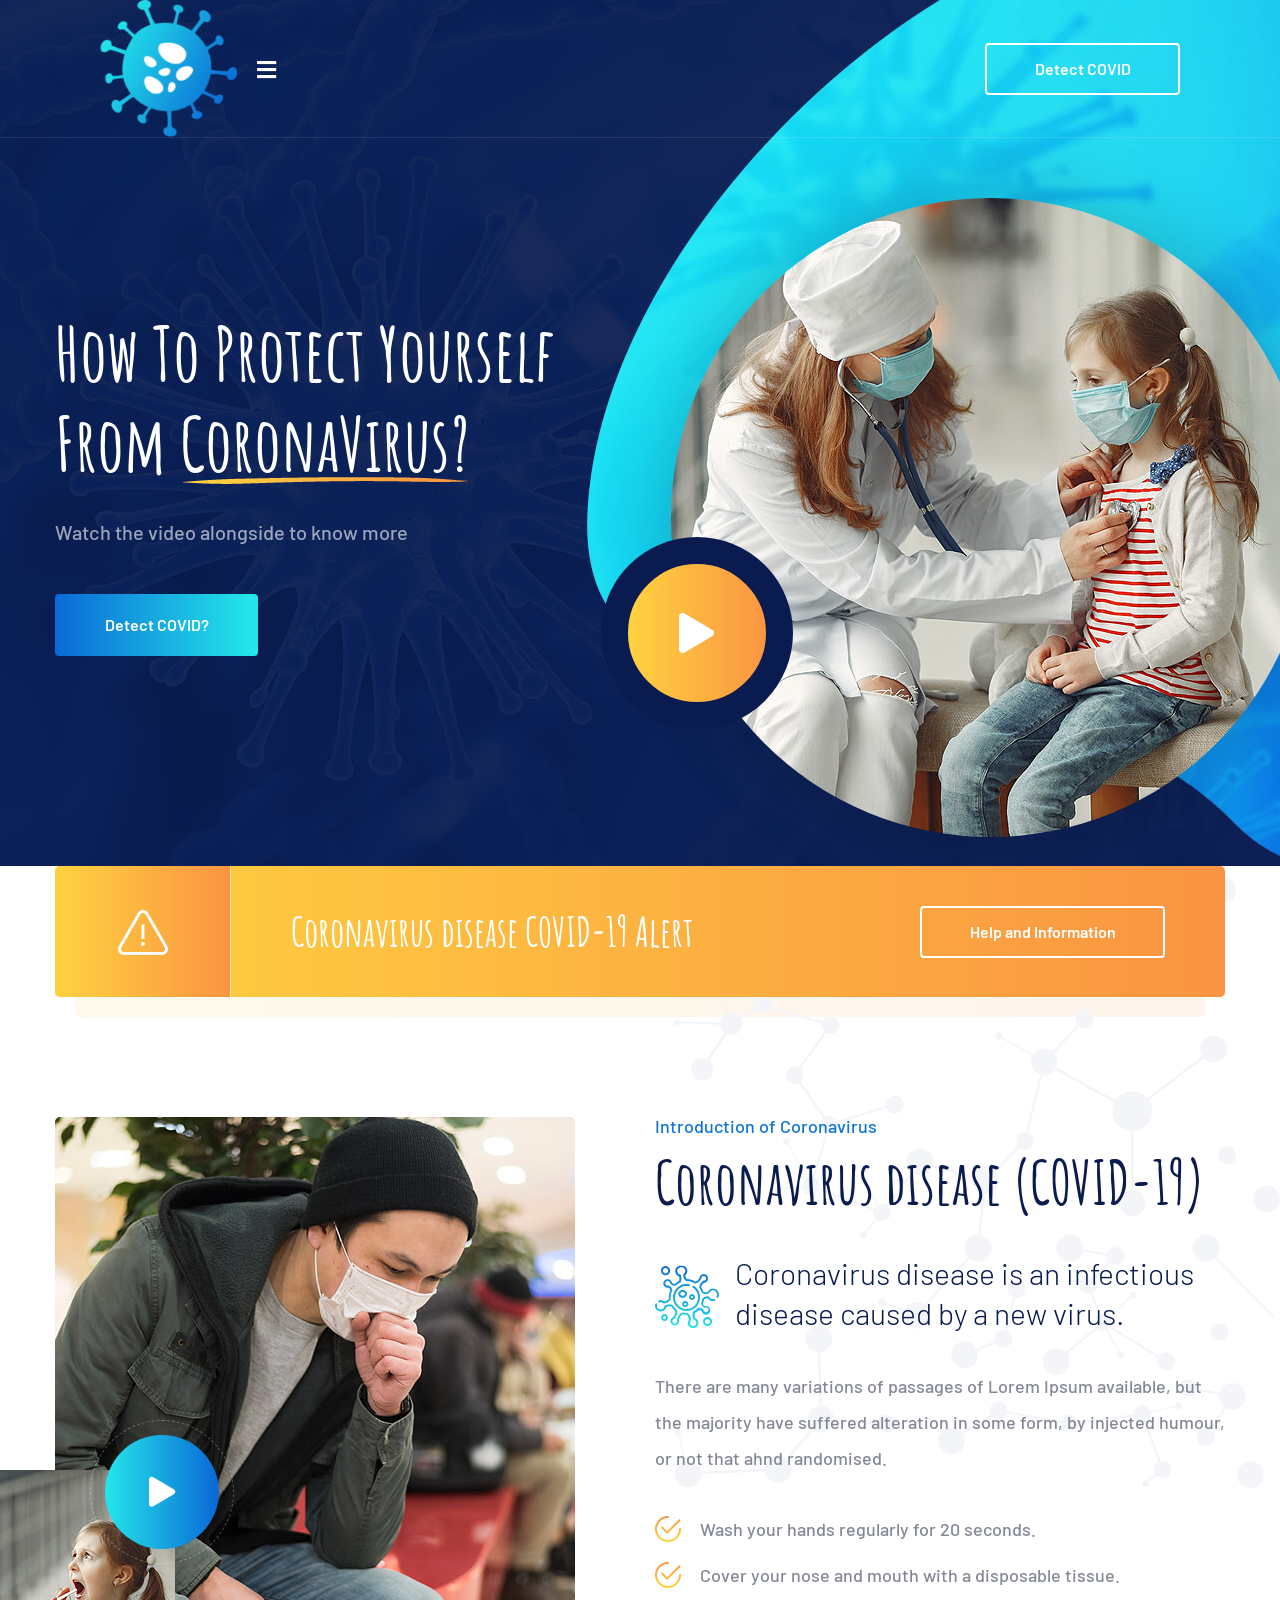
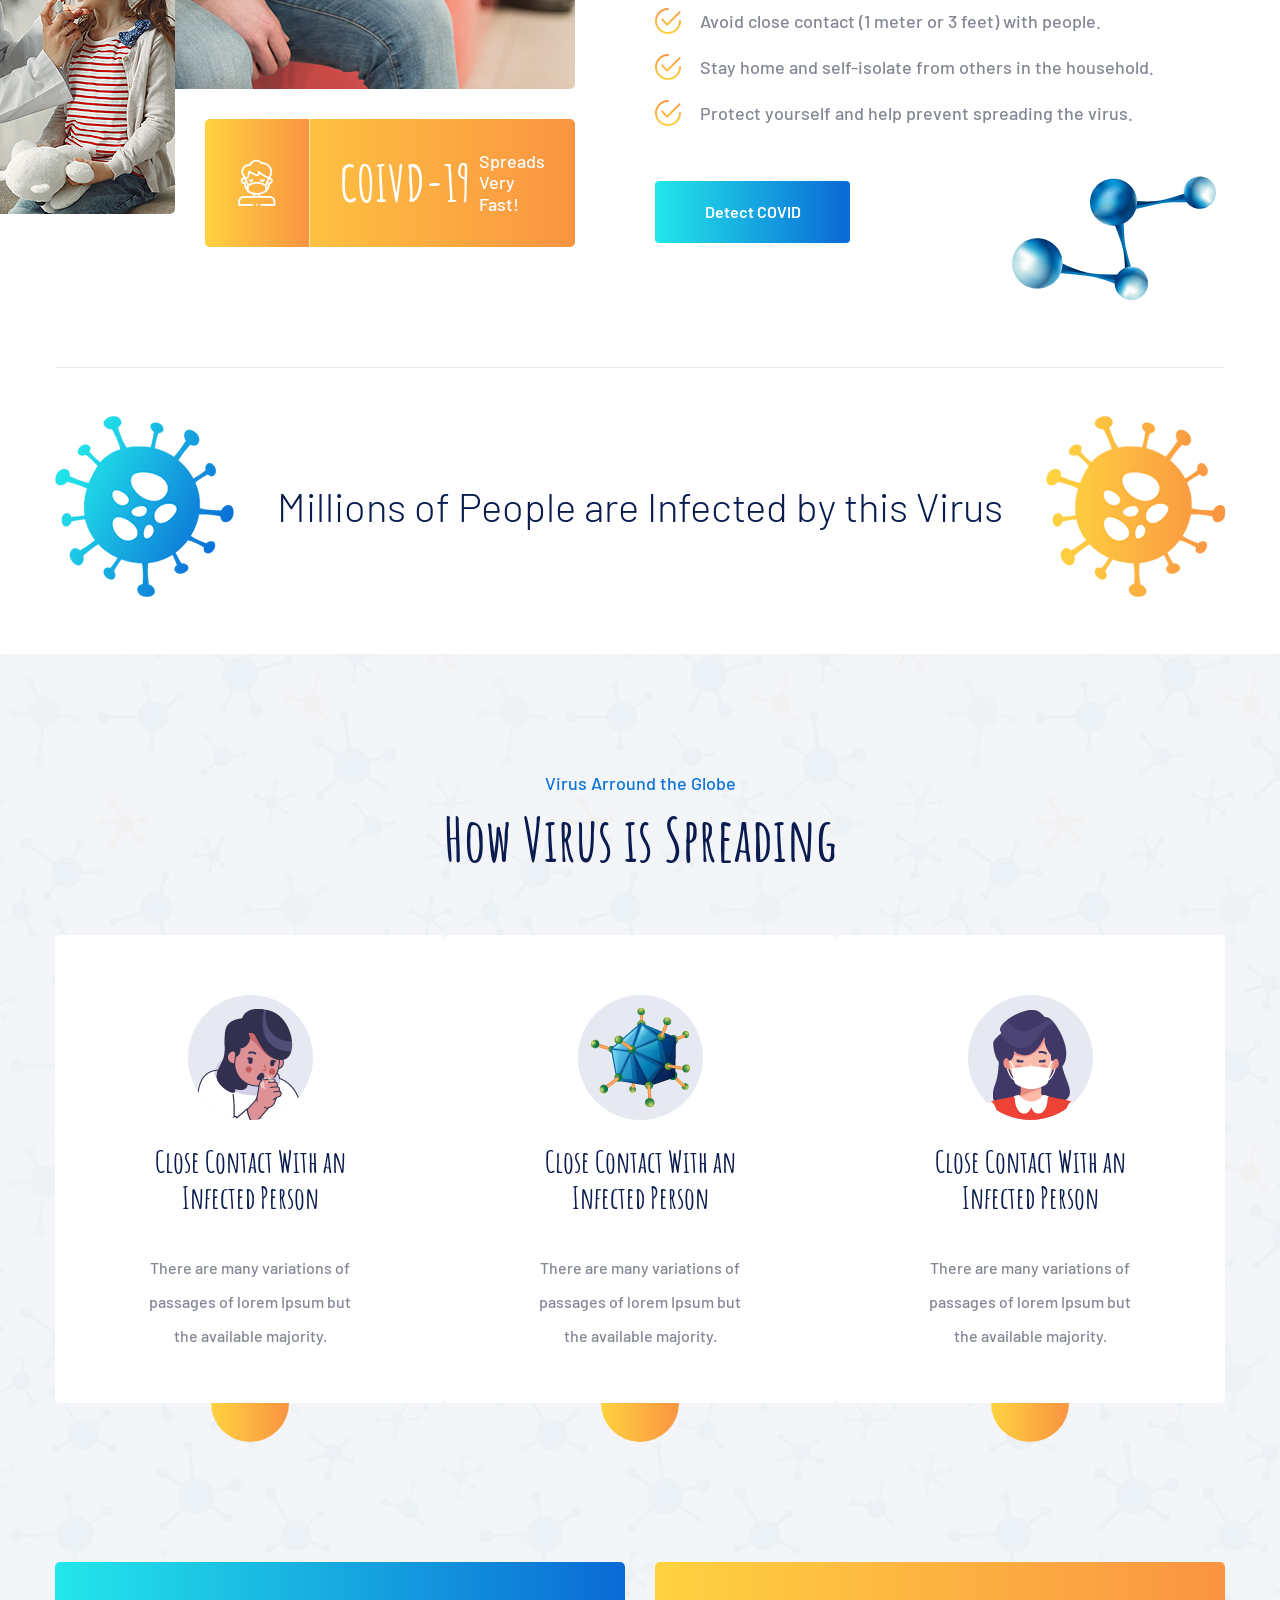
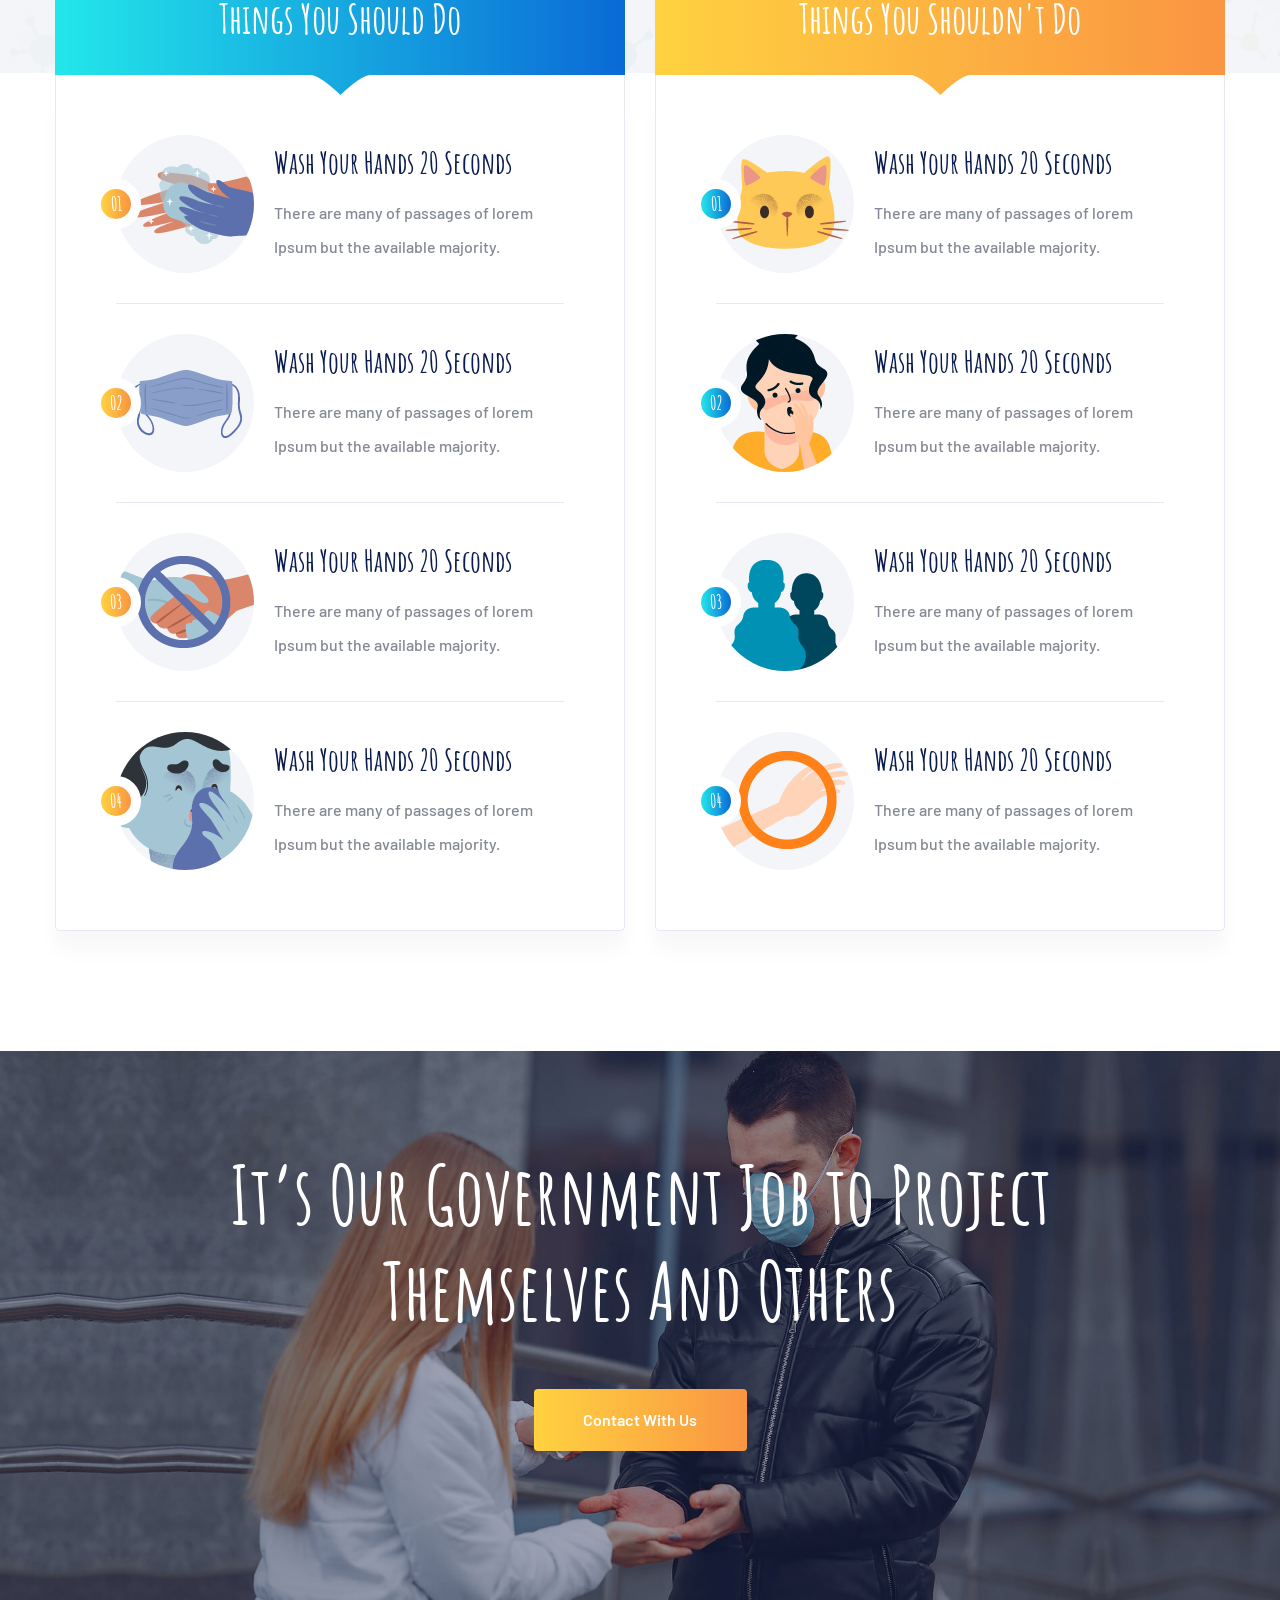
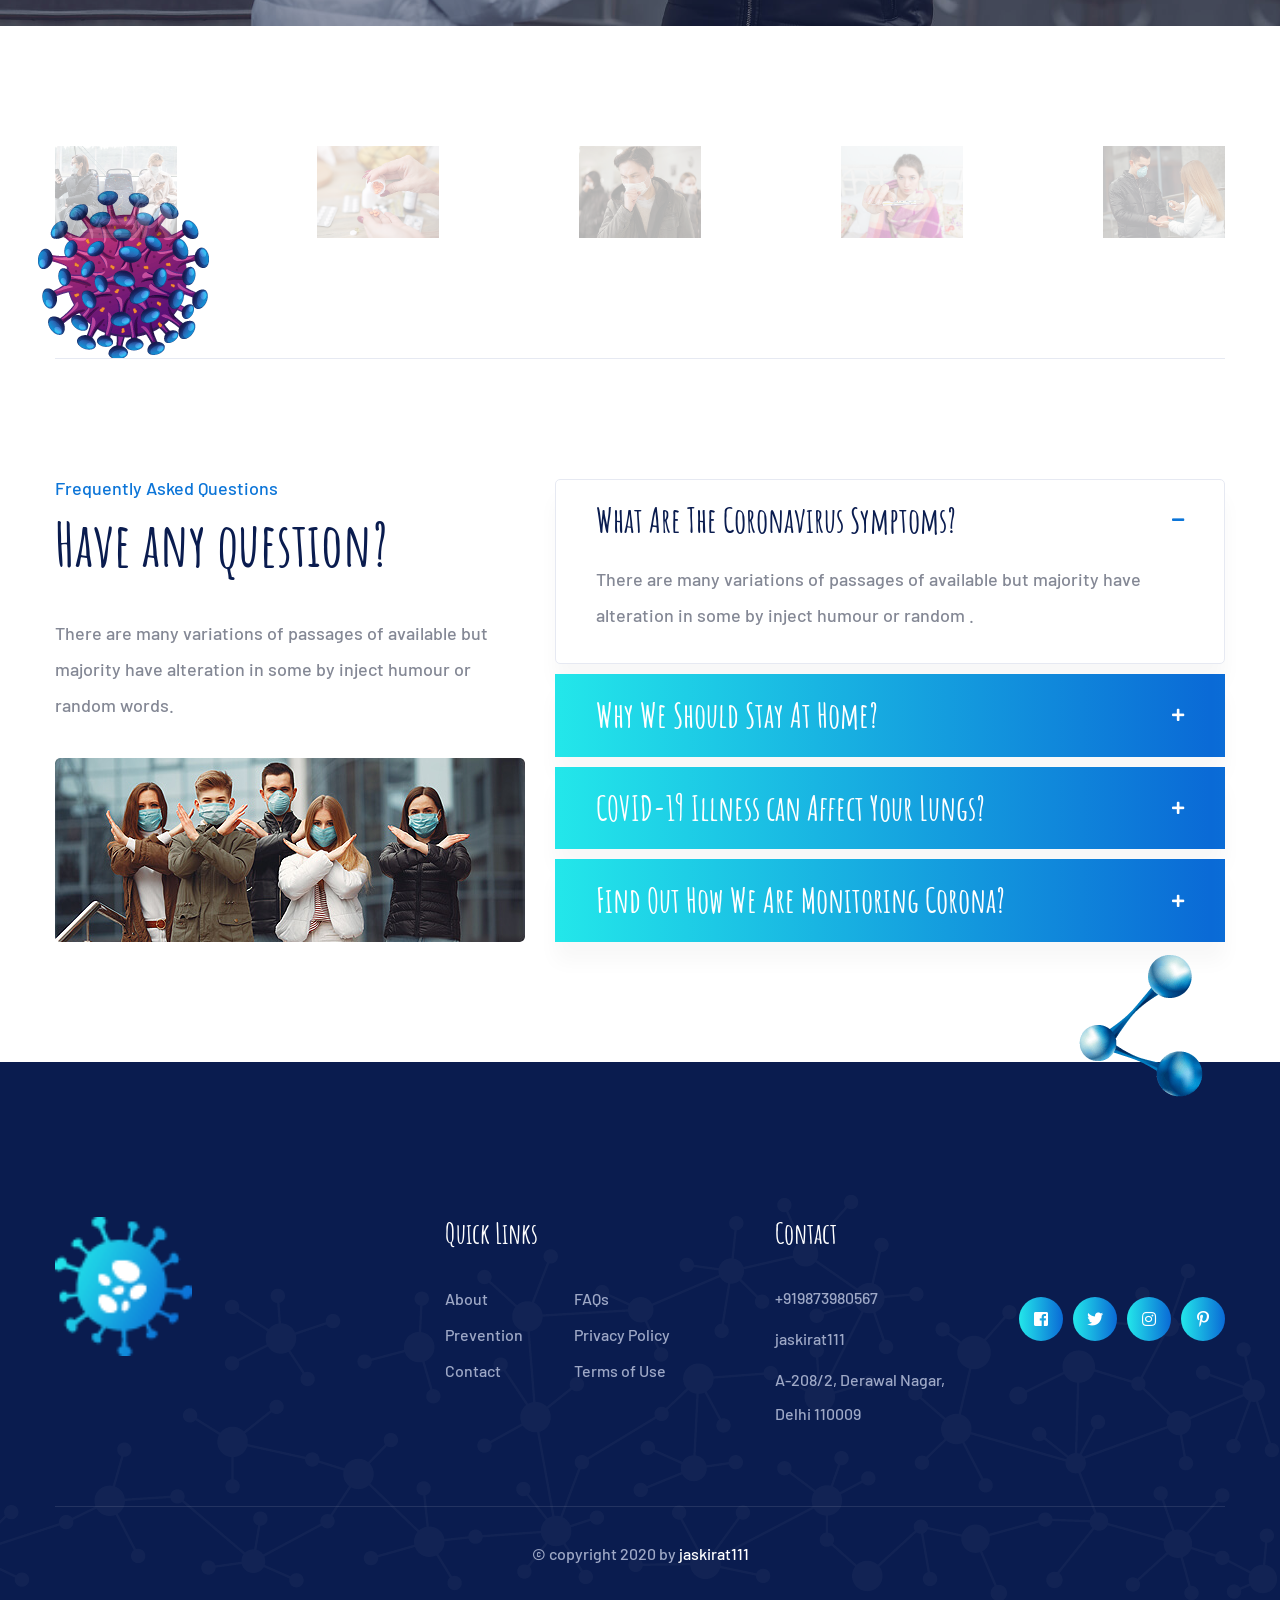
<file: Web App/flask app/index.html>
<!DOCTYPE html>
<html lang="en">
  <head>
    <meta charset="UTF-8" />
    <meta name="viewport" content="width=device-width, initial-scale=1.0" />
    <meta http-equiv="X-UA-Compatible" content="ie=edge" />
    <title>COVID-19 Detector</title>
    <link
      rel="apple-touch-icon"
      sizes="180x180"
      href="assets/images/favicons/apple-touch-icon.png"
    />
    <link
      rel="icon"
      type="image/png"
      sizes="32x32"
      href="assets/images/favicons/favicon-32x32.png"
    />
    <link
      rel="icon"
      type="image/png"
      sizes="16x16"
      href="assets/images/favicons/favicon-16x16.png"
    />
    <link rel="manifest" href="assets/images/favicons/site.webmanifest" />

    <!-- plugin scripts -->

    <link
      href="https://fonts.googleapis.com/css?family=Amatic+SC:400,700%7CBarlow:300,400,500,600,700,800,900%7CPT+Sans:400,700&display=swap"
      rel="stylesheet"
    />

    <link rel="stylesheet" href="assets/css/animate.min.css" />
    <link rel="stylesheet" href="assets/css/bootstrap.min.css" />
    <link rel="stylesheet" href="assets/css/owl.carousel.min.css" />
    <link rel="stylesheet" href="assets/css/owl.theme.default.min.css" />
    <link rel="stylesheet" href="assets/css/magnific-popup.css" />
    <link rel="stylesheet" href="assets/css/fontawesome-all.min.css" />
    <link rel="stylesheet" href="assets/css/bootstrap-select.min.css" />
    <link rel="stylesheet" href="assets/css/jquery.mCustomScrollbar.min.css" />
    <link rel="stylesheet" href="assets/css/bootstrap-datepicker.min.css" />
    <link rel="stylesheet" href="assets/css/vimns-icons.css" />

    <!-- template styles -->
    <link rel="stylesheet" href="assets/css/main.css" />
    <link rel="stylesheet" href="assets/css/responsive.css" />
  </head>

  <body>
    <div class="preloader">
      <img src="assets/images/loader.png" class="preloader__image" alt="" />
    </div>
    <!-- /.preloader -->
    <div class="page-wrapper">
      <header class="site-header-one">
        <nav class="main-nav__one stricky">
          <div class="container-fluid">
            <div class="main-nav__logo-box">
              <a href="index.html">
                <img width="137" src="assets/images/logo-1-1.png" alt="" />
              </a>
              <a href="#" class="side-menu__toggler"
                ><i class="fa fa-bars"></i
              ></a>
            </div>
            <!-- /.main-nav__logo-box -->
            <div class="main-nav__main-navigation">
              <ul class="main-nav__navigation-box">
                <li class="dropdown">
                  <a href="index.html">Home</a>
                </li>
                <li>
                  <a href="about.html">About</a>
                </li>
                <li>
                  <a href="prevention.html">Preventions</a>
                </li>
                <li>
                  <a href="faqs.html">FAQs</a>
                </li>

                <li class="dropdown">
                  <a href="https://news.google.com/search?q=covid">News</a>
                </li>
                <li>
                  <a href="contact.html">Contact</a>
                </li>
              </ul>
            </div>
            <!-- /.main-nav__main-navigation -->
            <div class="main-nav__cta">
              <div class="main-nav__cta-icon">
                <i class="vimns-icon-phone"></i>
              </div>
              <!-- /.main-nav__cta-icon -->
              <div class="main-nav__cta-content">
                <h3><a href="tel:666-888-0000">666 888 0000</a></h3>
                <p>Helpline</p>
              </div>
              <!-- /.main-nav__cta-content -->
            </div>
            <!-- /.main-nav__cta -->
            <div class="main-nav__right">
              <a href="upload.html" class="main-nav__btn">Detect COVID</a
              ><!-- /.main-nav__btn -->
            </div>
            <!-- /.main-nav__right -->
          </div>
          <!-- /.container-fluid -->
        </nav>
        <!-- /.main-nav__one -->
      </header>
      <!-- /.site-header-one -->

      <section class="banner-one">
        <img
          src="assets/images/shapes/banner-bg-shape-1-1.png"
          alt=""
          class="banner-one__moc"
        />
        <div class="container">
          <div
            class="banner-one__video wow fadeInUp"
            data-wow-animation-duration="1500ms"
          >
            <img src="assets/images/resources/video-1-1.jpg" alt="" />
            <a
              href="https://www.youtube.com/watch?v=Xj1nUFFVK1E"
              class="video-popup banner-one__video-btn"
              ><i class="fa fa-play"></i
            ></a>
          </div>
          <!-- /.banner-one__video -->
          <div class="row">
            <div class="col-lg-6">
              <div class="banner-one__content">
                <h3>
                  How To Protect Yourself <br />
                  From <span>CoronaVirus?</span>
                </h3>
                <p>Watch the video alongside to know more</p>
                <a href="upload.html" class="thm-btn banner-one__btn"
                  >Detect COVID?</a
                >
                <!-- /.thm-btn banner-one__btn -->
              </div>
              <!-- /.banner-one__content -->
            </div>
            <!-- /.col-lg-6 -->
          </div>
          <!-- /.row -->
        </div>
        <!-- /.container -->
      </section>
      <!-- /.banner-one -->

      <section class="cta-three">
        <img
          src="assets/images/shapes/about-bg-1-1.png"
          class="cta-three__bg"
          alt=""
        />
        <div class="container">
          <div class="inner-container">
            <div class="cta-three__icon">
              <i class="vimns-icon-alert"></i>
            </div>
            <!-- /.cta-three__icon -->
            <div class="cta-three__content">
              <h3>Coronavirus disease COVID-19 Alert</h3>
              <div class="cta-three__btn-block">
                <a href="contact.html" class="cta-three__btn"
                  >Help and Information</a
                ><!-- /.cta-three__btn -->
              </div>
              <!-- /.cta-three__btn-block -->
            </div>
            <!-- /.cta-three__content -->
          </div>
          <!-- /.inner-container -->
        </div>
        <!-- /.container -->
      </section>
      <!-- /.cta-three -->

      <section class="about-one">
        <img
          src="assets/images/shapes/virus-shape-1-1.png"
          class="about-one__virus"
          alt=""
        />
        <div class="container">
          <div class="inner-container">
            <div class="row">
              <div class="col-lg-6">
                <div
                  class="about-one__images wow fadeInLeft"
                  data-wow-animation-duration="1500ms"
                >
                  <img src="assets/images/resources/about-1-1.jpg" alt="" />
                  <img src="assets/images/resources/about-1-2.jpg" alt="" />
                  <a
                    href="href=https://www.youtube.com/watch?v=Xj1nUFFVK1E"
                    class="about-one__video-btn video-popup"
                    ><i class="fa fa-play"></i
                  ></a>
                  <!-- /.about-one__video-btn video-popup -->
                </div>
                <!-- /.about-one__images -->
                <div class="about-one__fact-wrap">
                  <div class="about-one__fact">
                    <div class="about-one__fact-icon">
                      <i class="vimns-icon-mask"></i>
                    </div>
                    <!-- /.about-one__fact-icon -->
                    <div class="about-one__fact-content">
                      <h4>COIVD-19</h4>
                      <p>
                        Spreads <br />
                        Very <br />
                        Fast!
                      </p>
                    </div>
                    <!-- /.about-one__fact-content -->
                  </div>
                  <!-- /.about-one__fact -->
                </div>
                <!-- /.about-one__fact-wrap -->
              </div>
              <!-- /.col-lg-6 -->
              <div class="col-lg-6">
                <div class="about-one__content">
                  <div class="block-title text-left">
                    <p>Introduction of Coronavirus</p>
                    <h3>Coronavirus disease (COVID-19)</h3>
                  </div>
                  <!-- /.block-title -->
                  <div class="about-one__icon-box">
                    <div class="about-one__icon">
                      <i class="vimns-icon-virus"></i>
                    </div>
                    <!-- /.about-one__icon -->
                    <div class="about-one__icon-content">
                      <p>
                        Coronavirus disease is an infectious disease caused by a
                        new virus.
                      </p>
                    </div>
                    <!-- /.about-one__icon-content -->
                  </div>
                  <!-- /.about-one__icon-box -->
                  <p>
                    There are many variations of passages of Lorem Ipsum
                    available, but the majority have suffered alteration in some
                    form, by injected humour, or not that ahnd randomised.
                  </p>

                  <ul class="list-unstyled about-one__list">
                    <li>
                      <i class="vimns-icon-tick"></i> Wash your hands regularly
                      for 20 seconds.
                    </li>
                    <li>
                      <i class="vimns-icon-tick"></i> Cover your nose and mouth
                      with a disposable tissue.
                    </li>
                    <li>
                      <i class="vimns-icon-tick"></i> Avoid close contact (1
                      meter or 3 feet) with people.
                    </li>
                    <li>
                      <i class="vimns-icon-tick"></i> Stay home and self-isolate
                      from others in the household.
                    </li>
                    <li>
                      <i class="vimns-icon-tick"></i> Protect yourself and help
                      prevent spreading the virus.
                    </li>
                  </ul>
                  <!-- /.list-unstyled about-one__list -->
                  <a href="upload.html" class="thm-btn about-one__btn"
                    >Detect COVID</a
                  ><!-- /.thm-btn about-one__btn -->
                </div>
                <!-- /.about-one__content -->
              </div>
              <!-- /.col-lg-6 -->
            </div>
            <!-- /.row -->
          </div>
          <!-- /.inner-container -->
        </div>
        <!-- /.container -->
      </section>
      <!-- /.about-one -->

      <section class="funfact-one">
        <div class="container">
          <img
            src="assets/images/shapes/funfact-virus-1-1.png"
            class="funfact-one__virus-1"
            alt=""
          />
          <img
            src="assets/images/shapes/funfact-virus-1-2.png"
            class="funfact-one__virus-2"
            alt=""
          />
          <!-- <h3><span class="counter"></span></h3> -->
          <p>Millions of People are Infected by this Virus</p>
          <p></p>
        </div>

        <!-- /.container -->
      </section>
      <!-- /.funfact-one -->

      <section class="service-one">
        <div class="container">
          <div class="block-title text-center">
            <p>Virus Arround the Globe</p>
            <h3>How Virus is Spreading</h3>
          </div>
          <!-- /.block-title -->

          <div class="row no-gutters">
            <div
              class="col-lg-4 wow fadeInLeft"
              data-wow-animation-duration="1500ms"
            >
              <div class="service-one__single">
                <div class="service-one__inner">
                  <div class="service-one__image">
                    <img src="assets/images/shapes/service-i-1.png" alt="" />
                  </div>
                  <!-- /.service-one__image -->
                  <div class="service-one__content">
                    <h3>
                      <a href="#">Close Contact With an Infected Person </a>
                    </h3>
                    <p>
                      There are many variations of passages of lorem Ipsum but
                      the available majority.
                    </p>
                    <a href="#" class="service-one__link"
                      ><i class="vimns-icon-front"></i
                    ></a>
                    <!-- /.service-one__link -->
                  </div>
                  <!-- /.service-one__content -->
                </div>
                <!-- /.service-one__inner -->
              </div>
              <!-- /.service-one__single -->
            </div>
            <!-- /.col-lg-4 -->
            <div
              class="col-lg-4 wow fadeInUp"
              data-wow-animation-duration="1500ms"
            >
              <div class="service-one__single">
                <div class="service-one__inner">
                  <div class="service-one__image">
                    <img src="assets/images/shapes/service-i-2.png" alt="" />
                  </div>
                  <!-- /.service-one__image -->
                  <div class="service-one__content">
                    <h3>
                      <a href="#">Close Contact With an Infected Person </a>
                    </h3>
                    <p>
                      There are many variations of passages of lorem Ipsum but
                      the available majority.
                    </p>
                    <a href="#" class="service-one__link"
                      ><i class="vimns-icon-front"></i
                    ></a>
                    <!-- /.service-one__link -->
                  </div>
                  <!-- /.service-one__content -->
                </div>
                <!-- /.service-one__inner -->
              </div>
              <!-- /.service-one__single -->
            </div>
            <!-- /.col-lg-4 -->
            <div
              class="col-lg-4 wow fadeInRight"
              data-wow-animation-duration="1500ms"
            >
              <div class="service-one__single">
                <div class="service-one__inner">
                  <div class="service-one__image">
                    <img src="assets/images/shapes/service-i-3.png" alt="" />
                  </div>
                  <!-- /.service-one__image -->
                  <div class="service-one__content">
                    <h3>
                      <a href="#">Close Contact With an Infected Person </a>
                    </h3>
                    <p>
                      There are many variations of passages of lorem Ipsum but
                      the available majority.
                    </p>
                    <a href="#" class="service-one__link"
                      ><i class="vimns-icon-front"></i
                    ></a>
                    <!-- /.service-one__link -->
                  </div>
                  <!-- /.service-one__content -->
                </div>
                <!-- /.service-one__inner -->
              </div>
              <!-- /.service-one__single -->
            </div>
            <!-- /.col-lg-4 -->
          </div>
          <!-- /.row -->
        </div>
        <!-- /.container -->
      </section>
      <!-- /.service-one -->

      <section class="prevention-one prevention-one__home-1">
        <div class="container">
          <div class="row">
            <div class="col-lg-6">
              <div class="prevention-one__box">
                <div class="prevention-one__box-top">
                  <h3>Things You Should Do</h3>
                </div>
                <!-- /.prevention-one__box-top -->
                <div class="prevention-one__box-bottom">
                  <div class="prevention-one__single">
                    <div class="prevention-one__icon">
                      <div class="prevention-one__icon-inner">
                        <img
                          src="assets/images/shapes/should-do-i-1-1.png"
                          alt=""
                        />
                      </div>
                      <!-- /.prevention-one__icon-inner -->
                    </div>
                    <!-- /.prevention-one__icon -->
                    <div class="prevention-one__content">
                      <h3>Wash Your Hands 20 Seconds</h3>
                      <p>
                        There are many of passages of lorem Ipsum but the
                        available majority.
                      </p>
                    </div>
                    <!-- /.prevention-one__content -->
                  </div>
                  <!-- /.prevention-one__single -->

                  <div class="prevention-one__single">
                    <div class="prevention-one__icon">
                      <div class="prevention-one__icon-inner">
                        <img
                          src="assets/images/shapes/should-do-i-1-2.png"
                          alt=""
                        />
                      </div>
                      <!-- /.prevention-one__icon-inner -->
                    </div>
                    <!-- /.prevention-one__icon -->
                    <div class="prevention-one__content">
                      <h3>Wash Your Hands 20 Seconds</h3>
                      <p>
                        There are many of passages of lorem Ipsum but the
                        available majority.
                      </p>
                    </div>
                    <!-- /.prevention-one__content -->
                  </div>
                  <!-- /.prevention-one__single -->

                  <div class="prevention-one__single">
                    <div class="prevention-one__icon">
                      <div class="prevention-one__icon-inner">
                        <img
                          src="assets/images/shapes/should-do-i-1-3.png"
                          alt=""
                        />
                      </div>
                      <!-- /.prevention-one__icon-inner -->
                    </div>
                    <!-- /.prevention-one__icon -->
                    <div class="prevention-one__content">
                      <h3>Wash Your Hands 20 Seconds</h3>
                      <p>
                        There are many of passages of lorem Ipsum but the
                        available majority.
                      </p>
                    </div>
                    <!-- /.prevention-one__content -->
                  </div>
                  <!-- /.prevention-one__single -->
                  <div class="prevention-one__single">
                    <div class="prevention-one__icon">
                      <div class="prevention-one__icon-inner">
                        <img
                          src="assets/images/shapes/should-do-i-1-4.png"
                          alt=""
                        />
                      </div>
                      <!-- /.prevention-one__icon-inner -->
                    </div>
                    <!-- /.prevention-one__icon -->
                    <div class="prevention-one__content">
                      <h3>Wash Your Hands 20 Seconds</h3>
                      <p>
                        There are many of passages of lorem Ipsum but the
                        available majority.
                      </p>
                    </div>
                    <!-- /.prevention-one__content -->
                  </div>
                  <!-- /.prevention-one__single -->
                </div>
                <!-- /.prevention-one__box-bottom -->
              </div>
              <!-- /.prevention-one__box -->
            </div>
            <!-- /.col-lg-6 -->
            <div class="col-lg-6">
              <div class="prevention-one__box">
                <div class="prevention-one__box-top">
                  <h3>Things You Shouldn't Do</h3>
                </div>
                <!-- /.prevention-one__box-top -->
                <div class="prevention-one__box-bottom">
                  <div class="prevention-one__single">
                    <div class="prevention-one__icon">
                      <div class="prevention-one__icon-inner">
                        <img
                          src="assets/images/shapes/should-no-i-1-1.png"
                          alt=""
                        />
                      </div>
                      <!-- /.prevention-one__icon-inner -->
                    </div>
                    <!-- /.prevention-one__icon -->
                    <div class="prevention-one__content">
                      <h3>Wash Your Hands 20 Seconds</h3>
                      <p>
                        There are many of passages of lorem Ipsum but the
                        available majority.
                      </p>
                    </div>
                    <!-- /.prevention-one__content -->
                  </div>
                  <!-- /.prevention-one__single -->

                  <div class="prevention-one__single">
                    <div class="prevention-one__icon">
                      <div class="prevention-one__icon-inner">
                        <img
                          src="assets/images/shapes/should-no-i-1-2.png"
                          alt=""
                        />
                      </div>
                      <!-- /.prevention-one__icon-inner -->
                    </div>
                    <!-- /.prevention-one__icon -->
                    <div class="prevention-one__content">
                      <h3>Wash Your Hands 20 Seconds</h3>
                      <p>
                        There are many of passages of lorem Ipsum but the
                        available majority.
                      </p>
                    </div>
                    <!-- /.prevention-one__content -->
                  </div>
                  <!-- /.prevention-one__single -->

                  <div class="prevention-one__single">
                    <div class="prevention-one__icon">
                      <div class="prevention-one__icon-inner">
                        <img
                          src="assets/images/shapes/should-no-i-1-3.png"
                          alt=""
                        />
                      </div>
                      <!-- /.prevention-one__icon-inner -->
                    </div>
                    <!-- /.prevention-one__icon -->
                    <div class="prevention-one__content">
                      <h3>Wash Your Hands 20 Seconds</h3>
                      <p>
                        There are many of passages of lorem Ipsum but the
                        available majority.
                      </p>
                    </div>
                    <!-- /.prevention-one__content -->
                  </div>
                  <!-- /.prevention-one__single -->
                  <div class="prevention-one__single">
                    <div class="prevention-one__icon">
                      <div class="prevention-one__icon-inner">
                        <img
                          src="assets/images/shapes/should-no-i-1-4.png"
                          alt=""
                        />
                      </div>
                      <!-- /.prevention-one__icon-inner -->
                    </div>
                    <!-- /.prevention-one__icon -->
                    <div class="prevention-one__content">
                      <h3>Wash Your Hands 20 Seconds</h3>
                      <p>
                        There are many of passages of lorem Ipsum but the
                        available majority.
                      </p>
                    </div>
                    <!-- /.prevention-one__content -->
                  </div>
                  <!-- /.prevention-one__single -->
                </div>
                <!-- /.prevention-one__box-bottom -->
              </div>
              <!-- /.prevention-one__box -->
            </div>
            <!-- /.col-lg-6 -->
          </div>
          <!-- /.row -->
        </div>
        <!-- /.container -->
      </section>
      <!-- /.prevention-one -->

      <section
        class="cta-two wow fadeInUp"
        data-wow-animation-duration="1500ms"
        style="background-image: url(assets/images/background/cta-bg-1-1.jpg);"
      >
        <div class="container">
          <h3>
            It’s Our Government Job to Project <br />
            Themselves And Others
          </h3>
          <a href="contact.html" class="thm-btn cta-two__btn">Contact With Us</a
          ><!-- /.thm-btn cta-two__btn -->
        </div>
        <!-- /.container -->
      </section>
      <!-- /.cta-two -->

      <div class="brand-one">
        <img
          src="assets/images/shapes/virus-shape-1-2.png"
          class="brand-one__shape"
          alt=""
        />
        <div class="container">
          <div
            class="brand-one__carousel owl-theme owl-carousel thm__owl-carousel"
            data-options='{"nav": false, "autoplay": true, "autoplayTimeout": 5000, "smartSpeed": 700, "dots": false, "margin": 140, "responsive": { "0": { "items": 2, "margin": 20 }, "480": { "items": 2, "margin": 20 }, "767": { "items": 3, "margin": 20 }, "991": { "items": 4, "margin": 40 }, "1199": { "items": 5 } }}'
          >
            <div class="item">
              <img src="assets/images/brand/blog-1-1.jpg" alt="" />
            </div>
            <!-- /.item -->
            <div class="item">
              <img src="assets/images/brand/blog-1-2.jpg" alt="" />
            </div>
            <!-- /.item -->
            <div class="item">
              <img src="assets/images/brand/blog-1-3.jpg" alt="" />
            </div>
            <!-- /.item -->
            <div class="item">
              <img src="assets/images/brand/blog-1-4.jpg" alt="" />
            </div>
            <!-- /.item -->
            <div class="item">
              <img src="assets/images/brand/blog-1-5.jpg" alt="" />
            </div>
            <!-- /.item -->
            <div class="item">
              <img src="assets/images/brand/blog-1-6.jpg" alt="" />
            </div>
            <!-- /.item -->
            <div class="item">
              <img src="assets/images/brand/blog-1-1.jpg" alt="" />
            </div>
            <!-- /.item -->
            <div class="item">
              <img src="assets/images/brand/blog-1-2.jpg" alt="" />
            </div>
            <!-- /.item -->
            <div class="item">
              <img src="assets/images/brand/blog-1-3.jpg" alt="" />
            </div>
            <!-- /.item -->
            <div class="item">
              <img src="assets/images/brand/blog-1-4.jpg" alt="" />
            </div>
            <!-- /.item -->
          </div>
          <!-- /.brand-one__carousel owl-theme owl-carousel thm__owl-carousel -->
        </div>
        <!-- /.container -->
      </div>
      <!-- /.brand-one -->

      <section class="faq-one faq-one__home-one">
        <img
          src="assets/images/shapes/virus-shape-1-3.png"
          class="faq-one__virus"
          alt=""
        />
        <div class="container">
          <div class="row">
            <div class="col-lg-5">
              <div class="faq-one__block">
                <div class="block-title text-left">
                  <p>Frequently Asked Questions</p>
                  <h3>Have any question?</h3>
                </div>
                <!-- /.block-title -->
                <p>
                  There are many variations of passages of available but
                  majority have alteration in some by inject humour or <br />
                  random words.
                </p>
                <img src="assets/images/resources/faq-1-1.jpg" alt="" />
              </div>
              <!-- /.faq-one__block -->
            </div>
            <!-- /.col-lg-5 -->
            <div class="col-lg-7">
              <div class="accrodion-grp" data-grp-name="faq-one-accrodion">
                <div class="accrodion active">
                  <div class="accrodion-title">
                    <h4>What Are The Coronavirus Symptoms?</h4>
                  </div>
                  <div class="accrodion-content">
                    <div class="inner">
                      <p>
                        There are many variations of passages of available but
                        majority have alteration in some by inject humour or
                        random .
                      </p>
                    </div>
                    <!-- /.inner -->
                  </div>
                </div>
                <div class="accrodion">
                  <div class="accrodion-title">
                    <h4>Why We Should Stay At Home?</h4>
                  </div>
                  <div class="accrodion-content">
                    <div class="inner">
                      <p>
                        There are many variations of passages of available but
                        majority have alteration in some by inject humour or
                        random .
                      </p>
                    </div>
                    <!-- /.inner -->
                  </div>
                </div>
                <div class="accrodion">
                  <div class="accrodion-title">
                    <h4>COVID-19 Illness can Affect Your Lungs?</h4>
                  </div>
                  <div class="accrodion-content">
                    <div class="inner">
                      <p>
                        There are many variations of passages of available but
                        majority have alteration in some by inject humour or
                        random .
                      </p>
                    </div>
                    <!-- /.inner -->
                  </div>
                </div>
                <div class="accrodion">
                  <div class="accrodion-title">
                    <h4>Find Out How We Are Monitoring Corona?</h4>
                  </div>
                  <div class="accrodion-content">
                    <div class="inner">
                      <p>
                        There are many variations of passages of available but
                        majority have alteration in some by inject humour or
                        random .
                      </p>
                    </div>
                    <!-- /.inner -->
                  </div>
                </div>
              </div>
            </div>
            <!-- /.col-lg-7 -->
          </div>
          <!-- /.row -->
        </div>
        <!-- /.container -->
      </section>
      <!-- /.faq-one faq-one__home-one -->

      <footer class="site-footer-one site-footer-one__home-one">
        <div class="site-footer-one__upper">
          <div class="container">
            <div class="row">
              <div class="col-lg-4">
                <div class="footer-widget footer-widget__about">
                  <a href="index.html" class="footer-widget__logo">
                    <img width="137" src="assets/images/loader.png" alt="" />
                  </a>
                  <p></p>
                </div>
                <!-- /.footer-widget footer-widget__about -->
              </div>
              <!-- /.col-lg-4 -->
              <div class="col-lg-3">
                <div class="footer-widget footer-widget__links">
                  <h3 class="footer-widget__title">Quick Links</h3>
                  <!-- /.footer-widget__title -->
                  <div class="footer-widget__links-wrap">
                    <ul class="list-unstyled footer-widget__links-list">
                      <li><a href="about.html">About</a></li>

                      <li><a href="prevention.html">Prevention</a></li>
                      <li><a href="contact.html">Contact</a></li>
                    </ul>
                    <!-- /.list-unstyled -->
                    <ul class="list-unstyled footer-widget__links-list">
                      <li><a href="faqs.html">FAQs</a></li>
                      <li><a href="about.html">Privacy Policy</a></li>
                      <li><a href="about.html">Terms of Use</a></li>
                    </ul>
                    <!-- /.list-unstyled -->
                  </div>
                  <!-- /.footer-widget__links-wrap -->
                </div>
                <!-- /.footer-widget footer-widget__about -->
              </div>
              <!-- /.col-lg-3 -->
              <div class="col-lg-3">
                <div class="footer-widget footer-widget__contact">
                  <h3 class="footer-widget__title">Contact</h3>
                  <!-- /.footer-widget__title -->
                  <p><a href="tel:+919873980567">+919873980567</a></p>
                  <p>
                    <a href="https://github.com/jaskirat111">jaskirat111</a>
                  </p>
                  <p>
                    A-208/2, Derawal Nagar,<br />
                    Delhi 110009
                  </p>
                </div>
                <!-- /.footer-widget footer-widget__contact -->
              </div>
              <!-- /.col-lg-3 -->
              <div class="col-lg-2 d-flex">
                <div class="footer-widget my-auto">
                  <div class="footer-widget__social">
                    <a
                      href="#"
                      class="fab fa-facebook-square"
                      href="https://www.facebook.com/"
                    ></a>
                    <a
                      href="#"
                      class="fab fa-twitter"
                      href="https://www.twitter.com/"
                    ></a>
                    <a
                      href="#"
                      class="fab fa-instagram"
                      href="https://www.instagram.com/"
                    ></a>
                    <a
                      href="#"
                      class="fab fa-pinterest-p"
                      href="https://www.pinterest.com/"
                    ></a>
                  </div>
                  <!-- /.footer-widget__social -->
                </div>
                <!-- /.footer-widget -->
              </div>
              <!-- /.col-lg-2 -->
            </div>
            <!-- /.row -->
          </div>
          <!-- /.container -->
        </div>
        <!-- /.site-footer-one__upper -->
        <div class="site-footer-one__bottom">
          <div class="container">
            <p>
              © copyright 2020 by
              <a href="https://github.com/jaskirat111">jaskirat111</a>
            </p>
          </div>
          <!-- /.container -->
        </div>
        <!-- /.site-footer-one__bottom -->
      </footer>
      <!-- /.site-footer-one -->
    </div>
    <!-- /.page-wrapper -->

    <a href="#" data-target="html" class="scroll-to-target scroll-to-top"
      ><i class="fa fa-angle-up"></i
    ></a>

    <div class="side-menu__block">
      <div class="side-menu__block-overlay custom-cursor__overlay">
        <div class="cursor"></div>
        <div class="cursor-follower"></div>
      </div>
      <!-- /.side-menu__block-overlay -->
      <div class="side-menu__block-inner">
        <div class="side-menu__top justify-content-end">
          <a href="#" class="side-menu__toggler side-menu__close-btn"
            ><img src="assets/images/shapes/close-1-1.png" alt=""
          /></a>
        </div>
        <!-- /.side-menu__top -->

        <nav class="mobile-nav__container">
          <!-- content is loading via js -->
        </nav>
        <div class="side-menu__sep"></div>
        <!-- /.side-menu__sep -->
        <div class="side-menu__content">
          <p></p>
          <p>
            <a href="mailto:jk-singh@outlook.com">jk-singh@outlook.com</a>
            <br />
            <a href="tel:+919873980567">+919873980567</a>
          </p>
          <div class="side-menu__social">
            <a
              href="#"
              class="fab fa-facebook-square"
              href="https://www.facebook.com/"
            ></a>
            <a
              href="#"
              class="fab fa-twitter"
              href="https://www.twitter.com/"
            ></a>
            <a
              href="#"
              class="fab fa-instagram"
              href="https://www.instagram.com/"
            ></a>
            <a
              href="#"
              class="fab fa-pinterest-p"
              href="https://www.pinterest.com/"
            ></a>
          </div>
        </div>
        <!-- /.side-menu__content -->
      </div>
      <!-- /.side-menu__block-inner -->
    </div>
    <!-- /.side-menu__block -->

    <script src="assets/js/jquery.min.js"></script>
    <script src="assets/js/bootstrap.bundle.min.js"></script>
    <script src="assets/js/owl.carousel.min.js"></script>
    <script src="assets/js/waypoints.min.js"></script>
    <script src="assets/js/jquery.counterup.min.js"></script>
    <script src="assets/js/TweenMax.min.js"></script>
    <script src="assets/js/wow.js"></script>
    <script src="assets/js/jquery.magnific-popup.min.js"></script>
    <script src="assets/js/jquery.ajaxchimp.min.js"></script>
    <script src="assets/js/jquery.validate.min.js"></script>
    <script src="assets/js/bootstrap-select.min.js"></script>
    <script src="assets/js/jquery.mCustomScrollbar.concat.min.js"></script>
    <script src="assets/js/bootstrap-datepicker.min.js"></script>
    <script src="assets/js/isotope.js"></script>

    <!-- template scripts -->
    <script src="assets/js/theme.js"></script>
    <script src="assets/js/testimonials-owl.carousel.config.js"></script>
  </body>
</html>
</file>
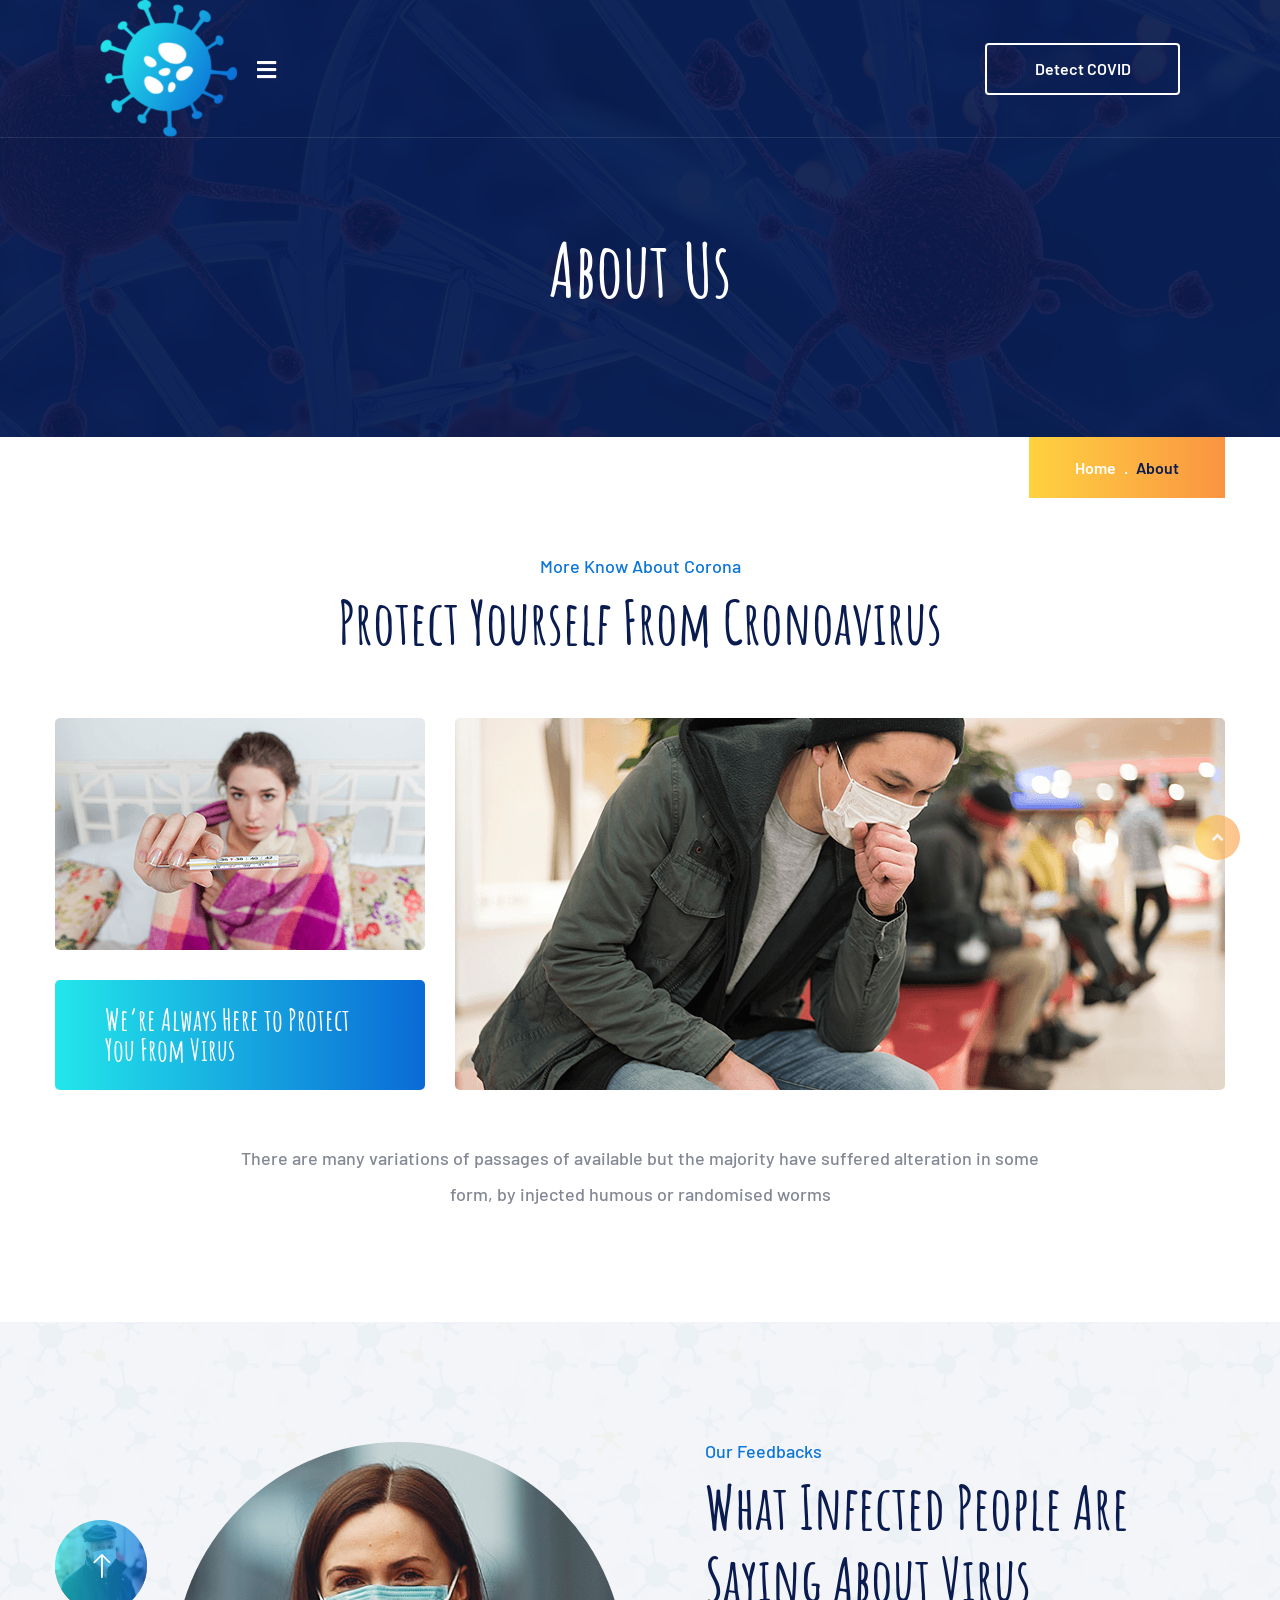
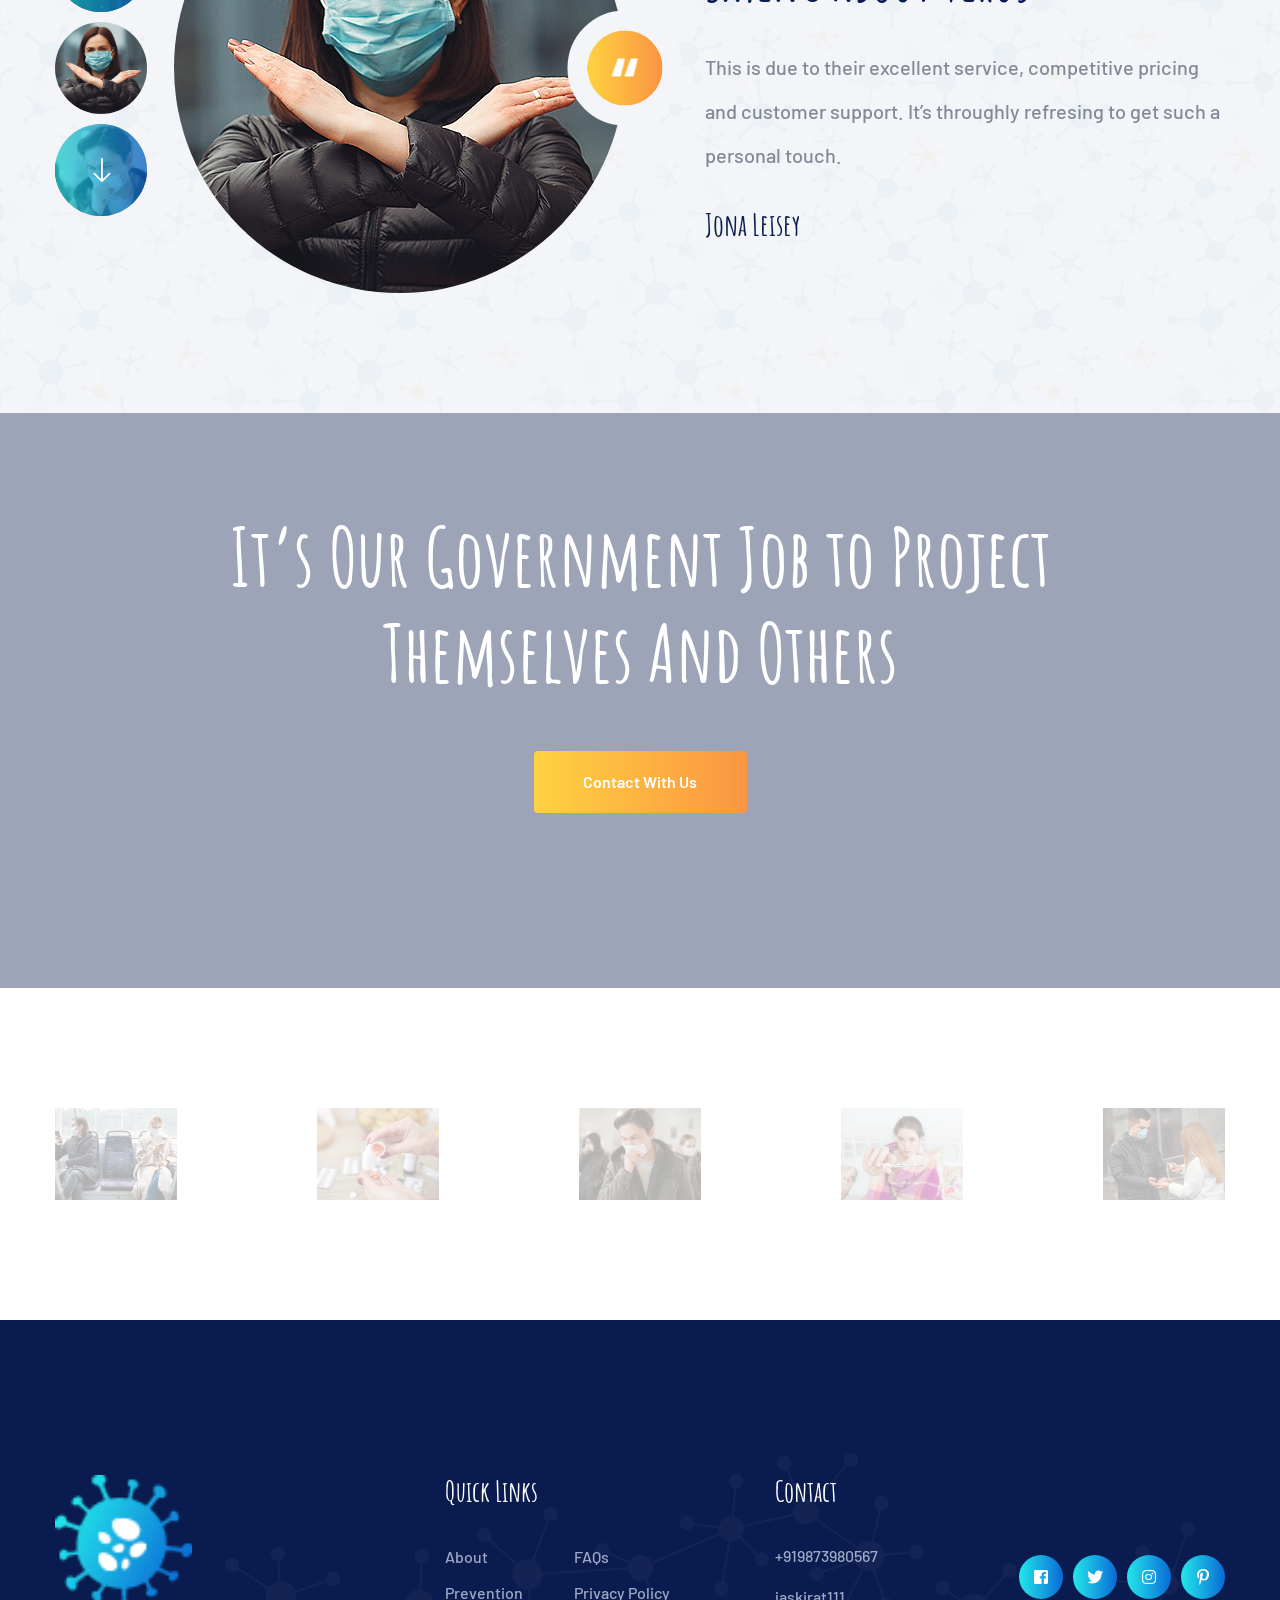
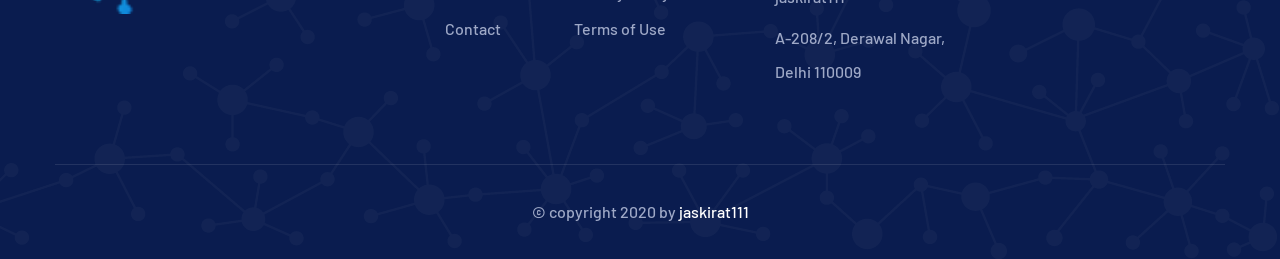
<file: Web App/flask app/about.html>
<!DOCTYPE html>
<html lang="en">
  <head>
    <meta charset="UTF-8" />
    <meta name="viewport" content="width=device-width, initial-scale=1.0" />
    <meta http-equiv="X-UA-Compatible" content="ie=edge" />
    <title>About Us | COVID-19 Detector</title>
    <link
      rel="apple-touch-icon"
      sizes="180x180"
      href="assets/images/favicons/apple-touch-icon.png"
    />
    <link
      rel="icon"
      type="image/png"
      sizes="32x32"
      href="assets/images/favicons/favicon-32x32.png"
    />
    <link
      rel="icon"
      type="image/png"
      sizes="16x16"
      href="assets/images/favicons/favicon-16x16.png"
    />
    <link rel="manifest" href="assets/images/favicons/site.webmanifest" />

    <!-- plugin scripts -->

    <link
      href="https://fonts.googleapis.com/css?family=Amatic+SC:400,700%7CBarlow:300,400,500,600,700,800,900%7CPT+Sans:400,700&display=swap"
      rel="stylesheet"
    />

    <link rel="stylesheet" href="assets/css/animate.min.css" />
    <link rel="stylesheet" href="assets/css/bootstrap.min.css" />
    <link rel="stylesheet" href="assets/css/owl.carousel.min.css" />
    <link rel="stylesheet" href="assets/css/owl.theme.default.min.css" />
    <link rel="stylesheet" href="assets/css/magnific-popup.css" />
    <link rel="stylesheet" href="assets/css/fontawesome-all.min.css" />
    <link rel="stylesheet" href="assets/css/bootstrap-select.min.css" />
    <link rel="stylesheet" href="assets/css/jquery.mCustomScrollbar.min.css" />
    <link rel="stylesheet" href="assets/css/bootstrap-datepicker.min.css" />
    <link rel="stylesheet" href="assets/css/vimns-icons.css" />

    <!-- template styles -->
    <link rel="stylesheet" href="assets/css/main.css" />
    <link rel="stylesheet" href="assets/css/responsive.css" />
  </head>

  <body>
    <div class="preloader">
      <img src="assets/images/loader.png" class="preloader__image" alt="" />
    </div>
    <!-- /.preloader -->
    <div class="page-wrapper">
      <header class="site-header-one">
        <nav class="main-nav__one stricky">
          <div class="container-fluid">
            <div class="main-nav__logo-box">
              <a href="index.html">
                <img width="137" src="assets/images/logo-1-1.png" alt="" />
              </a>
              <a href="#" class="side-menu__toggler"
                ><i class="fa fa-bars"></i
              ></a>
            </div>
            <!-- /.main-nav__logo-box -->
            <div class="main-nav__main-navigation">
              <ul class="main-nav__navigation-box">
                <li class="dropdown">
                  <a href="index.html">Home</a>
                </li>
                <li>
                  <a href="about.html">About</a>
                </li>
                <li>
                  <a href="prevention.html">Preventions</a>
                </li>
                <li>
                  <a href="faqs.html">FAQs</a>
                </li>

                <li class="dropdown">
                  <a href="https://news.google.com/search?q=covid">News</a>
                </li>
                <li>
                  <a href="contact.html">Contact</a>
                </li>
              </ul>
            </div>
            <!-- /.main-nav__main-navigation -->
            <div class="main-nav__cta">
              <div class="main-nav__cta-icon">
                <i class="vimns-icon-phone"></i>
              </div>
              <!-- /.main-nav__cta-icon -->
              <div class="main-nav__cta-content">
                <h3><a href="tel:+919873980567">+919873980567</a></h3>
                <p>Helpline</p>
              </div>
              <!-- /.main-nav__cta-content -->
            </div>
            <!-- /.main-nav__cta -->
            <div class="main-nav__right">
              <a href="upload.html" class="main-nav__btn">Detect COVID</a
              ><!-- /.main-nav__btn -->
            </div>
            <!-- /.main-nav__right -->
          </div>
          <!-- /.container-fluid -->
        </nav>
        <!-- /.main-nav__one -->
      </header>
      <!-- /.site-header-one -->

      <section class="page-header">
        <div class="container">
          <h2>About Us</h2>
          <ul class="thm-breadcrumb list-unstyled">
            <li><a href="#">Home</a></li>
            <li><span>About</span></li>
          </ul>
          <!-- /.thm-breadcrumb -->
        </div>
        <!-- /.container -->
      </section>
      <!-- /.page-header -->

      <section class="about-three">
        <div class="container">
          <div class="block-title text-center">
            <p>More Know About Corona</p>
            <h3>Protect Yourself From Cronoavirus</h3>
          </div>
          <!-- /.block-title -->

          <div class="row">
            <div class="col-lg-4">
              <div class="about-three__image">
                <img src="assets/images/resources/about-2-1.png" alt="" />
              </div>
              <!-- /.about-three__image -->
              <div class="about-three__title">
                <h3>We’re Always Here to Protect You From Virus</h3>
              </div>
              <!-- /.about-three__title -->
            </div>
            <!-- /.col-lg-4 -->
            <div class="col-lg-8">
              <div class="about-three__image">
                <img src="assets/images/resources/about-2-2.png" alt="" />
              </div>
              <!-- /.about-three__image -->
            </div>
            <!-- /.col-lg-8 -->
          </div>
          <!-- /.row -->
          <div class="text-center about-three__text">
            <p>
              There are many variations of passages of available but the
              majority have suffered alteration in some <br />
              form, by injected humous or randomised worms
            </p>
          </div>
          <!-- /.text-center -->
        </div>
        <!-- /.container -->
      </section>
      <!-- /.about-three -->

      <section class="testimonials-one" id="testimonials">
        <div class="container">
          <div class="row">
            <div class="col-lg-6">
              <div class="testimonials-one__image-block">
                <div class="owl-carousel owl-theme" id="sync2">
                  <div class="item clearfix">
                    <div class="testimonials-one__image">
                      <img
                        src="assets/images/testimonials/testimonials-1-1.jpg"
                        class="testimonials-one__thumb"
                        alt="Awesome Image"
                      />
                      <div class="testimonials-one__qoute">
                        <img
                          src="assets/images/testimonials/testimonials-qoute-1-1.png"
                          alt="Awesome Image"
                        />
                      </div>
                      <!-- /.testimonials-one__qoute -->
                    </div>
                    <!-- /.testimonials-one__image -->
                  </div>
                  <!-- /.item -->
                  <div class="item clearfix">
                    <div class="testimonials-one__image">
                      <img
                        src="assets/images/testimonials/testimonials-1-2.jpg"
                        class="testimonials-one__thumb"
                        alt="Awesome Image"
                      />
                      <div class="testimonials-one__qoute">
                        <img
                          src="assets/images/testimonials/testimonials-qoute-1-1.png"
                          alt="Awesome Image"
                        />
                      </div>
                      <!-- /.testimonials-one__qoute -->
                    </div>
                    <!-- /.testimonials-one__image -->
                  </div>
                  <!-- /.item -->
                  <div class="item clearfix">
                    <div class="testimonials-one__image">
                      <img
                        src="assets/images/testimonials/testimonials-1-3.jpg"
                        class="testimonials-one__thumb"
                        alt="Awesome Image"
                      />
                      <div class="testimonials-one__qoute">
                        <img
                          src="assets/images/testimonials/testimonials-qoute-1-1.png"
                          alt="Awesome Image"
                        />
                      </div>
                      <!-- /.testimonials-one__qoute -->
                    </div>
                    <!-- /.testimonials-one__image -->
                  </div>
                  <!-- /.item -->
                </div>
                <!-- /.owl-carousel owl-theme -->
                <div class="testimonials-one__button-block">
                  <button class="testimonials-one__button__prev-btn"></button>
                  <button
                    class="testimonials-one__button__current-btn"
                  ></button>
                  <button class="testimonials-one__button__next-btn"></button>
                </div>
              </div>
              <!-- /.testimonials-one__image-block -->
            </div>
            <!-- /.col-lg-6 -->
            <div class="col-lg-6">
              <div class="testimonials-one__content">
                <div class="block-title text-left">
                  <p>Our Feedbacks</p>
                  <h3>
                    What Infected People Are <br />
                    Saying About Virus
                  </h3>
                </div>
                <!-- /.block-title -->

                <div class="owl-carousel owl-theme" id="sync1">
                  <div class="item">
                    <div
                      class="testimonials-one__single"
                      data-thumb-img="assets/images/testimonials/testimonials-1-1.jpg"
                    >
                      <p class="testimonials-one__text">
                        This is due to their excellent service, competitive
                        pricing and customer support. It’s throughly refresing
                        to get such a personal touch.
                      </p>
                      <!-- /.testimonials-one__text -->
                      <div class="testimonials-one__bottom">
                        <h3 class="testimonials-one__title">Jona Leisey</h3>
                        <!-- /.testimonials-one__title -->
                      </div>
                      <!-- /.testimonials-one__bottom -->
                    </div>
                    <!-- /.testimonials-one__single -->
                  </div>
                  <!-- /.item -->
                  <div class="item">
                    <div
                      class="testimonials-one__single"
                      data-thumb-img="assets/images/testimonials/testimonials-1-2.jpg"
                    >
                      <p class="testimonials-one__text">
                        This is due to their excellent service, competitive
                        pricing and customer support. It’s throughly refresing
                        to get such a personal touch.
                      </p>
                      <!-- /.testimonials-one__text -->
                      <div class="testimonials-one__bottom">
                        <h3 class="testimonials-one__title">Chas Samul</h3>
                        <!-- /.testimonials-one__title -->
                      </div>
                      <!-- /.testimonials-one__bottom -->
                    </div>
                    <!-- /.testimonials-one__single -->
                  </div>
                  <!-- /.item -->
                  <div class="item">
                    <div
                      class="testimonials-one__single"
                      data-thumb-img="assets/images/testimonials/testimonials-1-3.jpg"
                    >
                      <p class="testimonials-one__text">
                        This is due to their excellent service, competitive
                        pricing and customer support. It’s throughly refresing
                        to get such a personal touch.
                      </p>
                      <!-- /.testimonials-one__text -->
                      <div class="testimonials-one__bottom">
                        <h3 class="testimonials-one__title">Chelsey Pozar</h3>
                        <!-- /.testimonials-one__title -->
                      </div>
                      <!-- /.testimonials-one__bottom -->
                    </div>
                    <!-- /.testimonials-one__single -->
                  </div>
                  <!-- /.item -->
                </div>
                <!-- /.owl-carousel owl-theme -->
              </div>
              <!-- /.testimonials-one__content -->
            </div>
            <!-- /.col-lg-6 -->
          </div>
          <!-- /.row -->
        </div>
        <!-- /.container -->
      </section>
      <!-- /.testimonials-one -->

      <section
        class="cta-two"
        style="background-image: url(assets/images/background/cta-bg-1-1.jpg);"
      >
        <div class="container">
          <h3>
            It’s Our Government Job to Project <br />
            Themselves And Others
          </h3>
          <a href="contact.html" class="thm-btn cta-two__btn">Contact With Us</a
          ><!-- /.thm-btn cta-two__btn -->
        </div>
        <!-- /.container -->
      </section>
      <!-- /.cta-two -->

      <div class="brand-one brand-one__about-page">
        <div class="container">
          <div
            class="brand-one__carousel owl-theme owl-carousel thm__owl-carousel"
            data-options='{"nav": false, "autoplay": true, "autoplayTimeout": 5000, "smartSpeed": 700, "dots": false, "margin": 140, "responsive": { "0": { "items": 2, "margin": 20 }, "480": { "items": 2, "margin": 20 }, "767": { "items": 3, "margin": 20 }, "991": { "items": 4, "margin": 40 }, "1199": { "items": 5 } }}'
          >
            <div class="item">
              <img src="assets/images/brand/blog-1-1.jpg" alt="" />
            </div>
            <!-- /.item -->
            <div class="item">
              <img src="assets/images/brand/blog-1-2.jpg" alt="" />
            </div>
            <!-- /.item -->
            <div class="item">
              <img src="assets/images/brand/blog-1-3.jpg" alt="" />
            </div>
            <!-- /.item -->
            <div class="item">
              <img src="assets/images/brand/blog-1-4.jpg" alt="" />
            </div>
            <!-- /.item -->
            <div class="item">
              <img src="assets/images/brand/blog-1-5.jpg" alt="" />
            </div>
            <!-- /.item -->
            <div class="item">
              <img src="assets/images/brand/blog-1-6.jpg" alt="" />
            </div>
            <!-- /.item -->
          </div>
          <!-- /.brand-one__carousel owl-theme owl-carousel thm__owl-carousel -->
        </div>
        <!-- /.container -->
      </div>
      <!-- /.brand-one -->

      <footer class="site-footer-one site-footer-one__home-one">
        <div class="site-footer-one__upper">
          <div class="container">
            <div class="row">
              <div class="col-lg-4">
                <div class="footer-widget footer-widget__about">
                  <a href="index.html" class="footer-widget__logo">
                    <img width="137" src="assets/images/loader.png" alt="" />
                  </a>
                  <p></p>
                </div>
                <!-- /.footer-widget footer-widget__about -->
              </div>
              <!-- /.col-lg-4 -->
              <div class="col-lg-3">
                <div class="footer-widget footer-widget__links">
                  <h3 class="footer-widget__title">Quick Links</h3>
                  <!-- /.footer-widget__title -->
                  <div class="footer-widget__links-wrap">
                    <ul class="list-unstyled footer-widget__links-list">
                      <li><a href="about.html">About</a></li>

                      <li><a href="prevention.html">Prevention</a></li>
                      <li><a href="contact.html">Contact</a></li>
                    </ul>
                    <!-- /.list-unstyled -->
                    <ul class="list-unstyled footer-widget__links-list">
                      <li><a href="faqs.html">FAQs</a></li>
                      <li><a href="about.html">Privacy Policy</a></li>
                      <li><a href="about.html">Terms of Use</a></li>
                    </ul>
                    <!-- /.list-unstyled -->
                  </div>
                  <!-- /.footer-widget__links-wrap -->
                </div>
                <!-- /.footer-widget footer-widget__about -->
              </div>
              <!-- /.col-lg-3 -->
              <div class="col-lg-3">
                <div class="footer-widget footer-widget__contact">
                  <h3 class="footer-widget__title">Contact</h3>
                  <!-- /.footer-widget__title -->
                  <p><a href="tel:+919873980567">+919873980567</a></p>
                  <p>
                    <a href="https://github.com/jaskirat111">jaskirat111</a>
                  </p>
                  <p>
                    A-208/2, Derawal Nagar,<br />
                    Delhi 110009
                  </p>
                </div>
                <!-- /.footer-widget footer-widget__contact -->
              </div>
              <!-- /.col-lg-3 -->
              <div class="col-lg-2 d-flex">
                <div class="footer-widget my-auto">
                  <div class="footer-widget__social">
                    <a
                      href="#"
                      class="fab fa-facebook-square"
                      href="https://www.facebook.com/"
                    ></a>
                    <a
                      href="#"
                      class="fab fa-twitter"
                      href="https://www.twitter.com/"
                    ></a>
                    <a
                      href="#"
                      class="fab fa-instagram"
                      href="https://www.instagram.com/"
                    ></a>
                    <a
                      href="#"
                      class="fab fa-pinterest-p"
                      href="https://www.pinterest.com/"
                    ></a>
                  </div>
                  <!-- /.footer-widget__social -->
                </div>
                <!-- /.footer-widget -->
              </div>
              <!-- /.col-lg-2 -->
            </div>
            <!-- /.row -->
          </div>
          <!-- /.container -->
        </div>
        <!-- /.site-footer-one__upper -->
        <div class="site-footer-one__bottom">
          <div class="container">
            <p>
              © copyright 2020 by
              <a href="https://www.github.com/jaskirat111">jaskirat111</a>
            </p>
          </div>
          <!-- /.container -->
        </div>
        <!-- /.site-footer-one__bottom -->
      </footer>
      <!-- /.site-footer-one -->
    </div>
    <!-- /.page-wrapper -->

    <a href="#" data-target="html" class="scroll-to-target scroll-to-top"
      ><i class="fa fa-angle-up"></i
    ></a>

    <div class="side-menu__block">
      <div class="side-menu__block-overlay custom-cursor__overlay">
        <div class="cursor"></div>
        <div class="cursor-follower"></div>
      </div>
      <!-- /.side-menu__block-overlay -->
      <div class="side-menu__block-inner">
        <div class="side-menu__top justify-content-end">
          <a href="#" class="side-menu__toggler side-menu__close-btn"
            ><img src="assets/images/shapes/close-1-1.png" alt=""
          /></a>
        </div>
        <!-- /.side-menu__top -->

        <nav class="mobile-nav__container">
          <!-- content is loading via js -->
        </nav>
        <div class="side-menu__sep"></div>
        <!-- /.side-menu__sep -->
        <div class="side-menu__content">
          <p></p>
          <p>
            <a href="mailto:jk-singh@outlook.com">jk-singh@outlook.com</a>
            <br />
            <a href="tel:+919873980567">+919873980567</a>
          </p>
          <div class="side-menu__social">
            <a
              href="#"
              class="fab fa-facebook-square"
              href="https://www.facebook.com/"
            ></a>
            <a
              href="#"
              class="fab fa-twitter"
              href="https://www.twitter.com/"
            ></a>
            <a
              href="#"
              class="fab fa-instagram"
              href="https://www.instagram.com/"
            ></a>
            <a
              href="#"
              class="fab fa-pinterest-p"
              href="https://www.pinterest.com/"
            ></a>
          </div>
        </div>
        <!-- /.side-menu__content -->
      </div>
      <!-- /.side-menu__block-inner -->
    </div>
    <!-- /.side-menu__block -->

    <script src="assets/js/jquery.min.js"></script>
    <script src="assets/js/bootstrap.bundle.min.js"></script>
    <script src="assets/js/owl.carousel.min.js"></script>
    <script src="assets/js/waypoints.min.js"></script>
    <script src="assets/js/jquery.counterup.min.js"></script>
    <script src="assets/js/TweenMax.min.js"></script>
    <script src="assets/js/wow.js"></script>
    <script src="assets/js/jquery.magnific-popup.min.js"></script>
    <script src="assets/js/jquery.ajaxchimp.min.js"></script>
    <script src="assets/js/jquery.validate.min.js"></script>
    <script src="assets/js/bootstrap-select.min.js"></script>
    <script src="assets/js/jquery.mCustomScrollbar.concat.min.js"></script>
    <script src="assets/js/bootstrap-datepicker.min.js"></script>
    <script src="assets/js/isotope.js"></script>

    <!-- template scripts -->
    <script src="assets/js/theme.js"></script>
    <script src="assets/js/testimonials-owl.carousel.config.js"></script>
  </body>
</html>
</file>
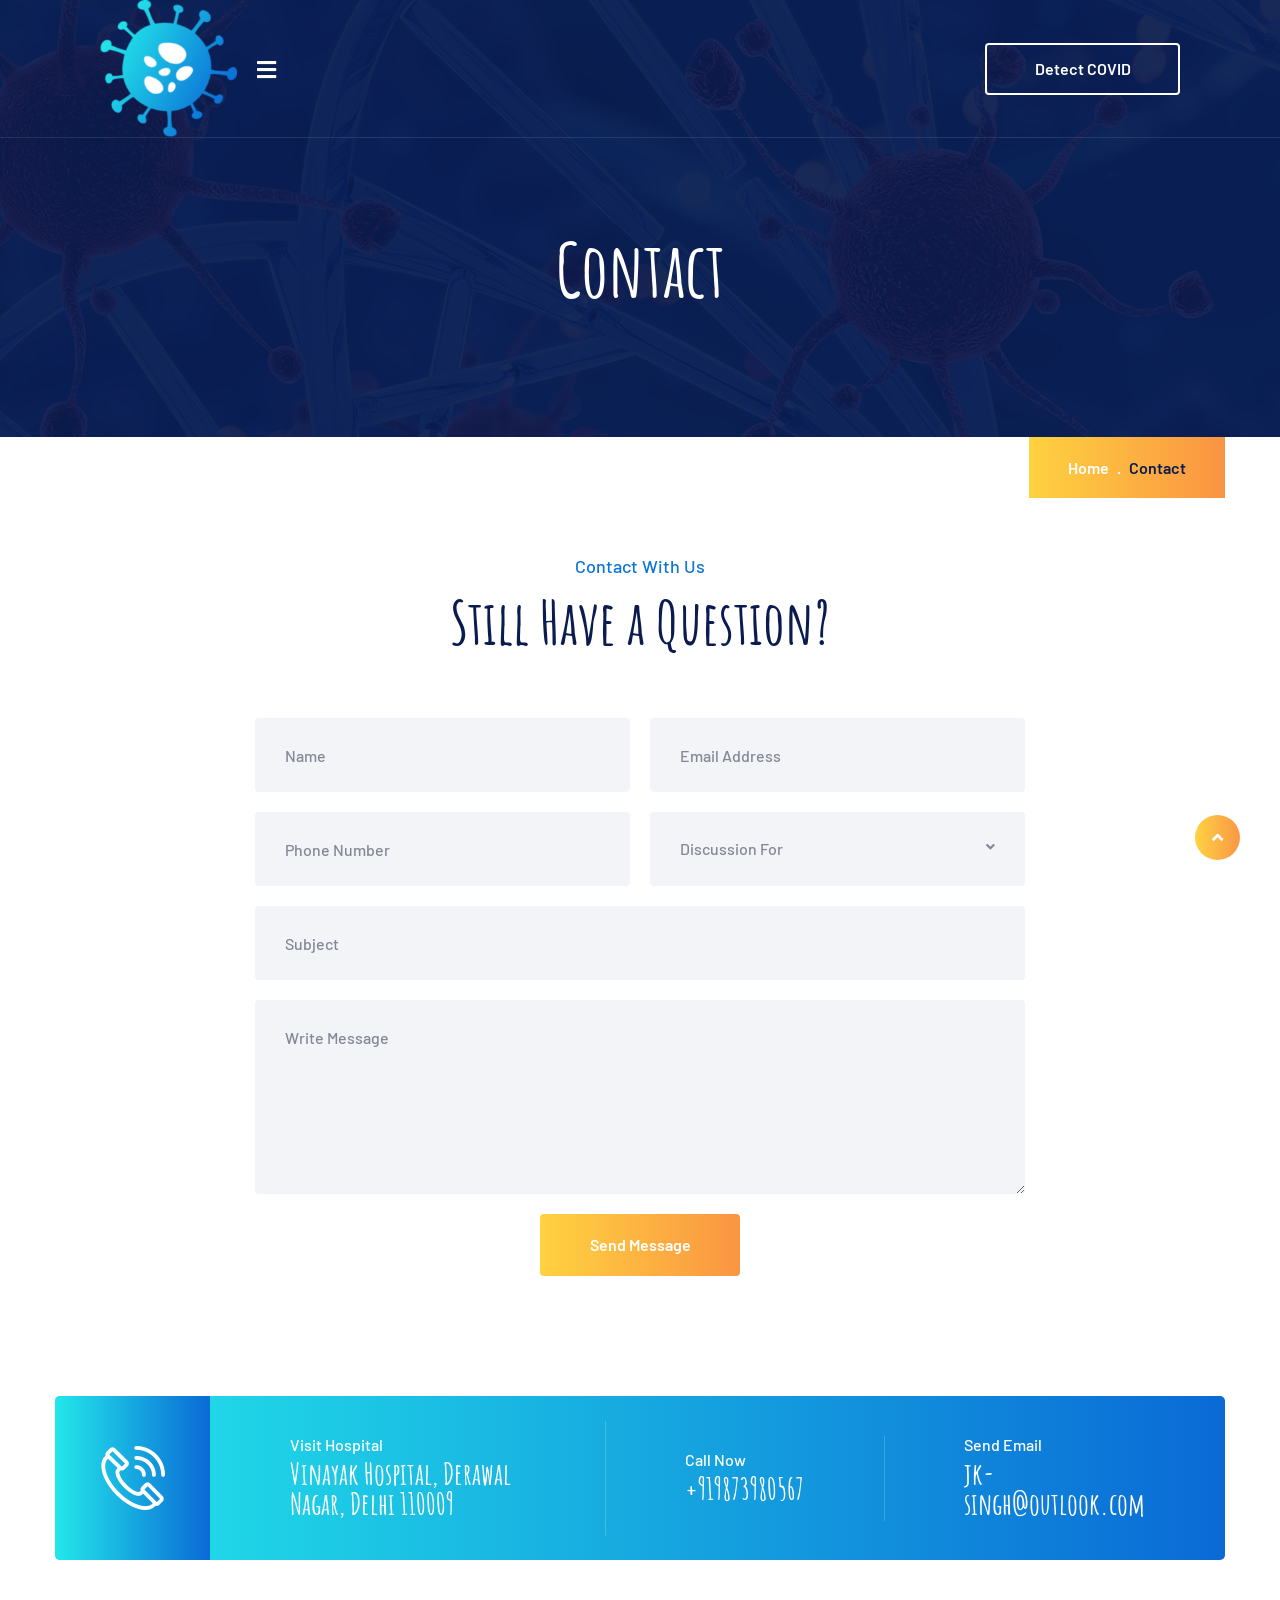
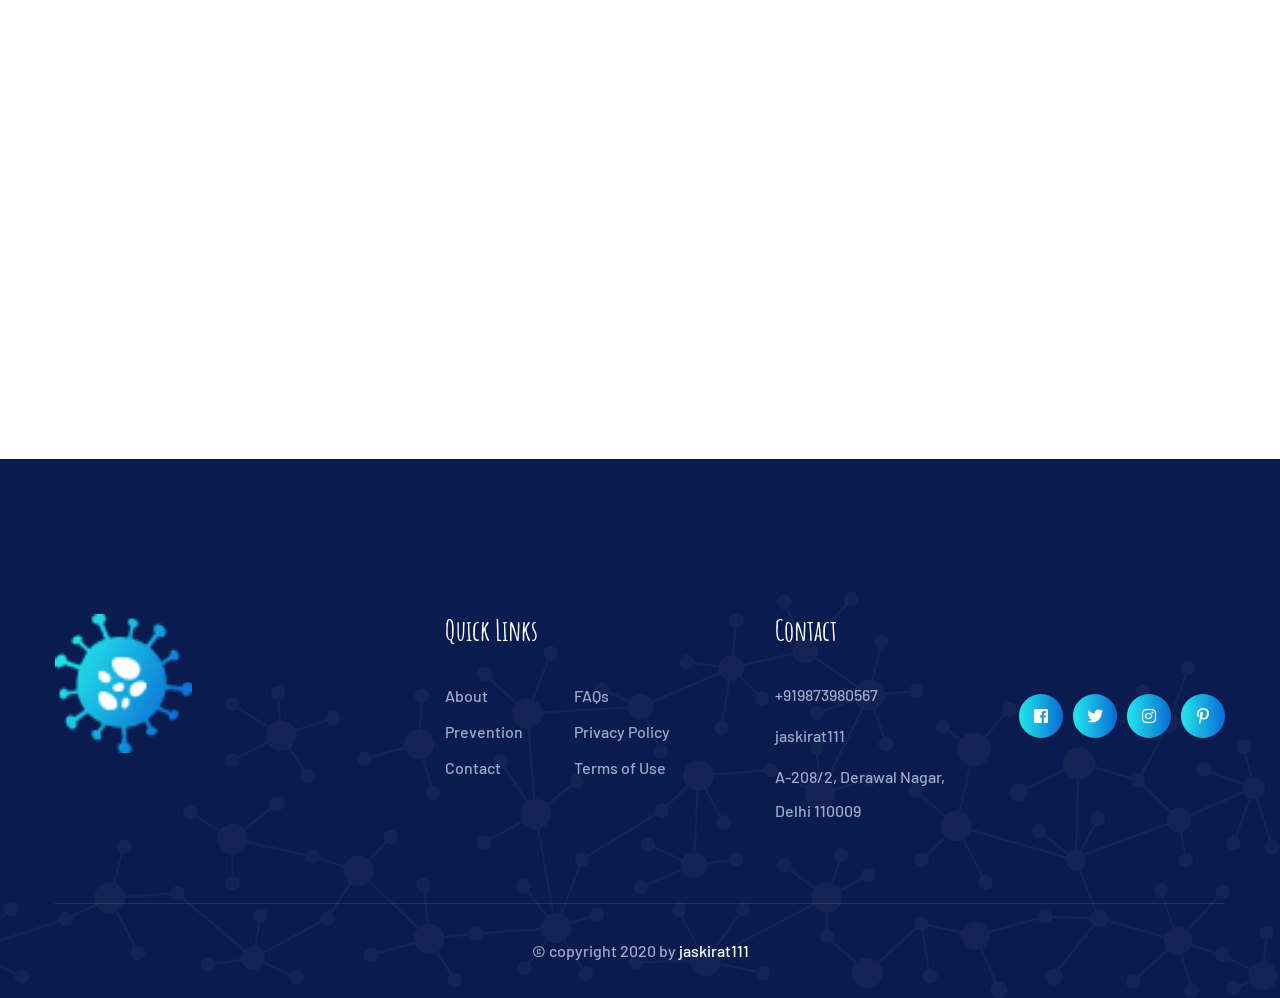
<file: Web App/flask app/contact.html>
<!DOCTYPE html>
<html lang="en">
  <head>
    <meta charset="UTF-8" />
    <meta name="viewport" content="width=device-width, initial-scale=1.0" />
    <meta http-equiv="X-UA-Compatible" content="ie=edge" />
    <title>Contact Us | COVID-19 Detector</title>
    <link
      rel="apple-touch-icon"
      sizes="180x180"
      href="assets/images/favicons/apple-touch-icon.png"
    />
    <link
      rel="icon"
      type="image/png"
      sizes="32x32"
      href="assets/images/favicons/favicon-32x32.png"
    />
    <link
      rel="icon"
      type="image/png"
      sizes="16x16"
      href="assets/images/favicons/favicon-16x16.png"
    />
    <link rel="manifest" href="assets/images/favicons/site.webmanifest" />

    <!-- plugin scripts -->

    <link
      href="https://fonts.googleapis.com/css?family=Amatic+SC:400,700%7CBarlow:300,400,500,600,700,800,900%7CPT+Sans:400,700&display=swap"
      rel="stylesheet"
    />

    <link rel="stylesheet" href="assets/css/animate.min.css" />
    <link rel="stylesheet" href="assets/css/bootstrap.min.css" />
    <link rel="stylesheet" href="assets/css/owl.carousel.min.css" />
    <link rel="stylesheet" href="assets/css/owl.theme.default.min.css" />
    <link rel="stylesheet" href="assets/css/magnific-popup.css" />
    <link rel="stylesheet" href="assets/css/fontawesome-all.min.css" />
    <link rel="stylesheet" href="assets/css/bootstrap-select.min.css" />
    <link rel="stylesheet" href="assets/css/jquery.mCustomScrollbar.min.css" />
    <link rel="stylesheet" href="assets/css/bootstrap-datepicker.min.css" />
    <link rel="stylesheet" href="assets/css/vimns-icons.css" />

    <!-- template styles -->
    <link rel="stylesheet" href="assets/css/main.css" />
    <link rel="stylesheet" href="assets/css/responsive.css" />
  </head>

  <body>
    <div class="preloader">
      <img src="assets/images/loader.png" class="preloader__image" alt="" />
    </div>
    <!-- /.preloader -->
    <div class="page-wrapper">
      <header class="site-header-one">
        <nav class="main-nav__one stricky">
          <div class="container-fluid">
            <div class="main-nav__logo-box">
              <a href="index.html">
                <img width="137" src="assets/images/logo-1-1.png" alt="" />
              </a>
              <a href="#" class="side-menu__toggler"
                ><i class="fa fa-bars"></i
              ></a>
            </div>
            <!-- /.main-nav__logo-box -->
            <div class="main-nav__main-navigation">
              <ul class="main-nav__navigation-box">
                <li class="dropdown">
                  <a href="index.html">Home</a>
                </li>
                <li>
                  <a href="about.html">About</a>
                </li>
                <li>
                  <a href="prevention.html">Preventions</a>
                </li>
                <li>
                  <a href="faqs.html">FAQs</a>
                </li>

                <li class="dropdown">
                  <a href="https://news.google.com/search?q=covid">News</a>
                </li>
                <li>
                  <a href="contact.html">Contact</a>
                </li>
              </ul>
            </div>
            <!-- /.main-nav__main-navigation -->
            <div class="main-nav__cta">
              <div class="main-nav__cta-icon">
                <i class="vimns-icon-phone"></i>
              </div>
              <!-- /.main-nav__cta-icon -->
              <div class="main-nav__cta-content">
                <h3><a href="tel:+919873980567">+919873980567</a></h3>
                <p>Helpline</p>
              </div>
              <!-- /.main-nav__cta-content -->
            </div>
            <!-- /.main-nav__cta -->
            <div class="main-nav__right">
              <a href="upload.html" class="main-nav__btn">Detect COVID</a
              ><!-- /.main-nav__btn -->
            </div>
            <!-- /.main-nav__right -->
          </div>
          <!-- /.container-fluid -->
        </nav>
        <!-- /.main-nav__one -->
      </header>
      <!-- /.site-header-one -->

      <section class="page-header">
        <div class="container">
          <h2>Contact</h2>
          <ul class="thm-breadcrumb list-unstyled">
            <li><a href="#">Home</a></li>
            <li><span>Contact</span></li>
          </ul>
          <!-- /.thm-breadcrumb -->
        </div>
        <!-- /.container -->
      </section>
      <!-- /.page-header -->

      <section class="contact-one">
        <div class="container">
          <div class="block-title text-center">
            <p>Contact With Us</p>
            <h3>Still Have a Question?</h3>
          </div>
          <!-- /.block-title -->
          <form
            action="inc/sendemail.php"
            class="contact-form-validated contact-one__form"
          >
            <div class="row">
              <div class="col-lg-6">
                <input type="text" name="name" placeholder="Name" />
              </div>
              <!-- /.col-lg-6 -->
              <div class="col-lg-6">
                <input type="text" name="email" placeholder="Email Address" />
              </div>
              <!-- /.col-lg-6 -->
              <div class="col-lg-6">
                <input type="text" name="phone" placeholder="Phone Number" />
              </div>
              <!-- /.col-lg-6 -->
              <div class="col-lg-6">
                <select class="selectpicker" name="discuss">
                  <option value="">Discussion For</option>
                  <option value="#">For Test Kit</option>
                  <option value="#">For Quarentien</option> </select
                ><!-- /#.selectpicker -->
              </div>
              <!-- /.col-lg-6 -->
              <div class="col-lg-12">
                <input type="text" name="subject" placeholder="Subject" />
              </div>
              <!-- /.col-lg-12 -->
              <div class="col-lg-12">
                <textarea name="message" placeholder="Write Message"></textarea>
              </div>
              <!-- /.col-lg-12 -->
              <div class="col-lg-12 text-center">
                <button type="submit" class="thm-btn contact-one__btn">
                  Send Message
                </button>
                <!-- /.thm-btn contact-one__btn -->
              </div>
              <!-- /.col-lg-12 -->
            </div>
            <!-- /.row -->
          </form>
          <!-- /.contact-one__form -->
          <div class="result"></div>
          <!-- /.result -->
        </div>
        <!-- /.container -->
      </section>
      <!-- /.contact-one -->

      <section class="contact-info-one">
        <div class="container">
          <div class="inner-container">
            <div class="contact-info-one__icon">
              <i class="vimns-icon-phone"></i>
            </div>
            <!-- /.contact-info-one__icon -->
            <div class="contact-info-one__content">
              <div class="contact-info-one__box">
                <div class="contact-info-one__box-inner">
                  <h3>Visit Hospital</h3>
                  <p>Vinayak Hospital, Derawal Nagar, Delhi 110009</p>
                </div>
                <!-- /.contact-info-one__box-inner -->
              </div>
              <!-- /.contact-info-one__box -->
              <div class="contact-info-one__box">
                <div class="contact-info-one__box-inner">
                  <h3>Call Now</h3>
                  <p><a href="tel:+919873980567">+919873980567</a></p>
                </div>
                <!-- /.contact-info-one__box-inner -->
              </div>
              <!-- /.contact-info-one__box -->
              <div class="contact-info-one__box">
                <div class="contact-info-one__box-inner">
                  <h3>Send Email</h3>
                  <p>
                    <a href="mailto:jk-singh@outlook.com"
                      >jk-singh@outlook.com</a
                    >
                  </p>
                </div>
                <!-- /.contact-info-one__box-inner -->
              </div>
              <!-- /.contact-info-one__box -->
            </div>
            <!-- /.contact-info-one__content -->
          </div>
          <!-- /.inner-container -->
        </div>
        <!-- /.container -->
      </section>
      <!-- /.contact-info-one -->

      <iframe
        src="https://www.google.com/maps/embed/v1/place?q=delhi%20hospital&key=AIzaSyAWCwttw39kbSV1tzmUnWpm0o1kfwx_8Bk"
        class="google-map__contact"
        allowfullscreen
      ></iframe>

      <footer class="site-footer-one site-footer-one__home-one">
        <div class="site-footer-one__upper">
          <div class="container">
            <div class="row">
              <div class="col-lg-4">
                <div class="footer-widget footer-widget__about">
                  <a href="index.html" class="footer-widget__logo">
                    <img width="137" src="assets/images/loader.png" alt="" />
                  </a>
                  <p></p>
                </div>
                <!-- /.footer-widget footer-widget__about -->
              </div>
              <!-- /.col-lg-4 -->
              <div class="col-lg-3">
                <div class="footer-widget footer-widget__links">
                  <h3 class="footer-widget__title">Quick Links</h3>
                  <!-- /.footer-widget__title -->
                  <div class="footer-widget__links-wrap">
                    <ul class="list-unstyled footer-widget__links-list">
                      <li><a href="about.html">About</a></li>

                      <li><a href="prevention.html">Prevention</a></li>
                      <li><a href="contact.html">Contact</a></li>
                    </ul>
                    <!-- /.list-unstyled -->
                    <ul class="list-unstyled footer-widget__links-list">
                      <li><a href="faqs.html">FAQs</a></li>
                      <li><a href="about.html">Privacy Policy</a></li>
                      <li><a href="about.html">Terms of Use</a></li>
                    </ul>
                    <!-- /.list-unstyled -->
                  </div>
                  <!-- /.footer-widget__links-wrap -->
                </div>
                <!-- /.footer-widget footer-widget__about -->
              </div>
              <!-- /.col-lg-3 -->
              <div class="col-lg-3">
                <div class="footer-widget footer-widget__contact">
                  <h3 class="footer-widget__title">Contact</h3>
                  <!-- /.footer-widget__title -->
                  <p><a href="tel:+919873980567">+919873980567</a></p>
                  <p>
                    <a href="https://github.com/jaskirat111">jaskirat111</a>
                  </p>
                  <p>
                    A-208/2, Derawal Nagar,<br />
                    Delhi 110009
                  </p>
                </div>
                <!-- /.footer-widget footer-widget__contact -->
              </div>
              <!-- /.col-lg-3 -->
              <div class="col-lg-2 d-flex">
                <div class="footer-widget my-auto">
                  <div class="footer-widget__social">
                    <a
                      href="#"
                      class="fab fa-facebook-square"
                      href="https://www.facebook.com/"
                    ></a>
                    <a
                      href="#"
                      class="fab fa-twitter"
                      href="https://www.twitter.com/"
                    ></a>
                    <a
                      href="#"
                      class="fab fa-instagram"
                      href="https://www.instagram.com/"
                    ></a>
                    <a
                      href="#"
                      class="fab fa-pinterest-p"
                      href="https://www.pinterest.com/"
                    ></a>
                  </div>
                  <!-- /.footer-widget__social -->
                </div>
                <!-- /.footer-widget -->
              </div>
              <!-- /.col-lg-2 -->
            </div>
            <!-- /.row -->
          </div>
          <!-- /.container -->
        </div>
        <!-- /.site-footer-one__upper -->
        <div class="site-footer-one__bottom">
          <div class="container">
            <p>
              © copyright 2020 by
              <a href="https://www.github.com/jaskirat111">jaskirat111</a>
            </p>
          </div>
          <!-- /.container -->
        </div>
        <!-- /.site-footer-one__bottom -->
      </footer>
      <!-- /.site-footer-one -->
    </div>
    <!-- /.page-wrapper -->

    <a href="#" data-target="html" class="scroll-to-target scroll-to-top"
      ><i class="fa fa-angle-up"></i
    ></a>

    <div class="side-menu__block">
      <div class="side-menu__block-overlay custom-cursor__overlay">
        <div class="cursor"></div>
        <div class="cursor-follower"></div>
      </div>
      <!-- /.side-menu__block-overlay -->
      <div class="side-menu__block-inner">
        <div class="side-menu__top justify-content-end">
          <a href="#" class="side-menu__toggler side-menu__close-btn"
            ><img src="assets/images/shapes/close-1-1.png" alt=""
          /></a>
        </div>
        <!-- /.side-menu__top -->

        <nav class="mobile-nav__container">
          <!-- content is loading via js -->
        </nav>
        <div class="side-menu__sep"></div>
        <!-- /.side-menu__sep -->
        <div class="side-menu__content">
          <p></p>
          <p>
            <a href="mailto:jk-singh@outlook.com">jk-singh@outlook.com</a>
            <br />
            <a href="tel:+919873980567">+919873980567</a>
          </p>
          <div class="side-menu__social">
            <a
              href="#"
              class="fab fa-facebook-square"
              href="https://www.facebook.com/"
            ></a>
            <a
              href="#"
              class="fab fa-twitter"
              href="https://www.twitter.com/"
            ></a>
            <a
              href="#"
              class="fab fa-instagram"
              href="https://www.instagram.com/"
            ></a>
            <a
              href="#"
              class="fab fa-pinterest-p"
              href="https://www.pinterest.com/"
            ></a>
          </div>
        </div>
        <!-- /.side-menu__content -->
      </div>
      <!-- /.side-menu__block-inner -->
    </div>
    <!-- /.side-menu__block -->

    <script src="assets/js/jquery.min.js"></script>
    <script src="assets/js/bootstrap.bundle.min.js"></script>
    <script src="assets/js/owl.carousel.min.js"></script>
    <script src="assets/js/waypoints.min.js"></script>
    <script src="assets/js/jquery.counterup.min.js"></script>
    <script src="assets/js/TweenMax.min.js"></script>
    <script src="assets/js/wow.js"></script>
    <script src="assets/js/jquery.magnific-popup.min.js"></script>
    <script src="assets/js/jquery.ajaxchimp.min.js"></script>
    <script src="assets/js/jquery.validate.min.js"></script>
    <script src="assets/js/bootstrap-select.min.js"></script>
    <script src="assets/js/jquery.mCustomScrollbar.concat.min.js"></script>
    <script src="assets/js/bootstrap-datepicker.min.js"></script>
    <script src="assets/js/isotope.js"></script>

    <!-- template scripts -->
    <script src="assets/js/theme.js"></script>
    <script src="assets/js/testimonials-owl.carousel.config.js"></script>
  </body>
</html>
</file>
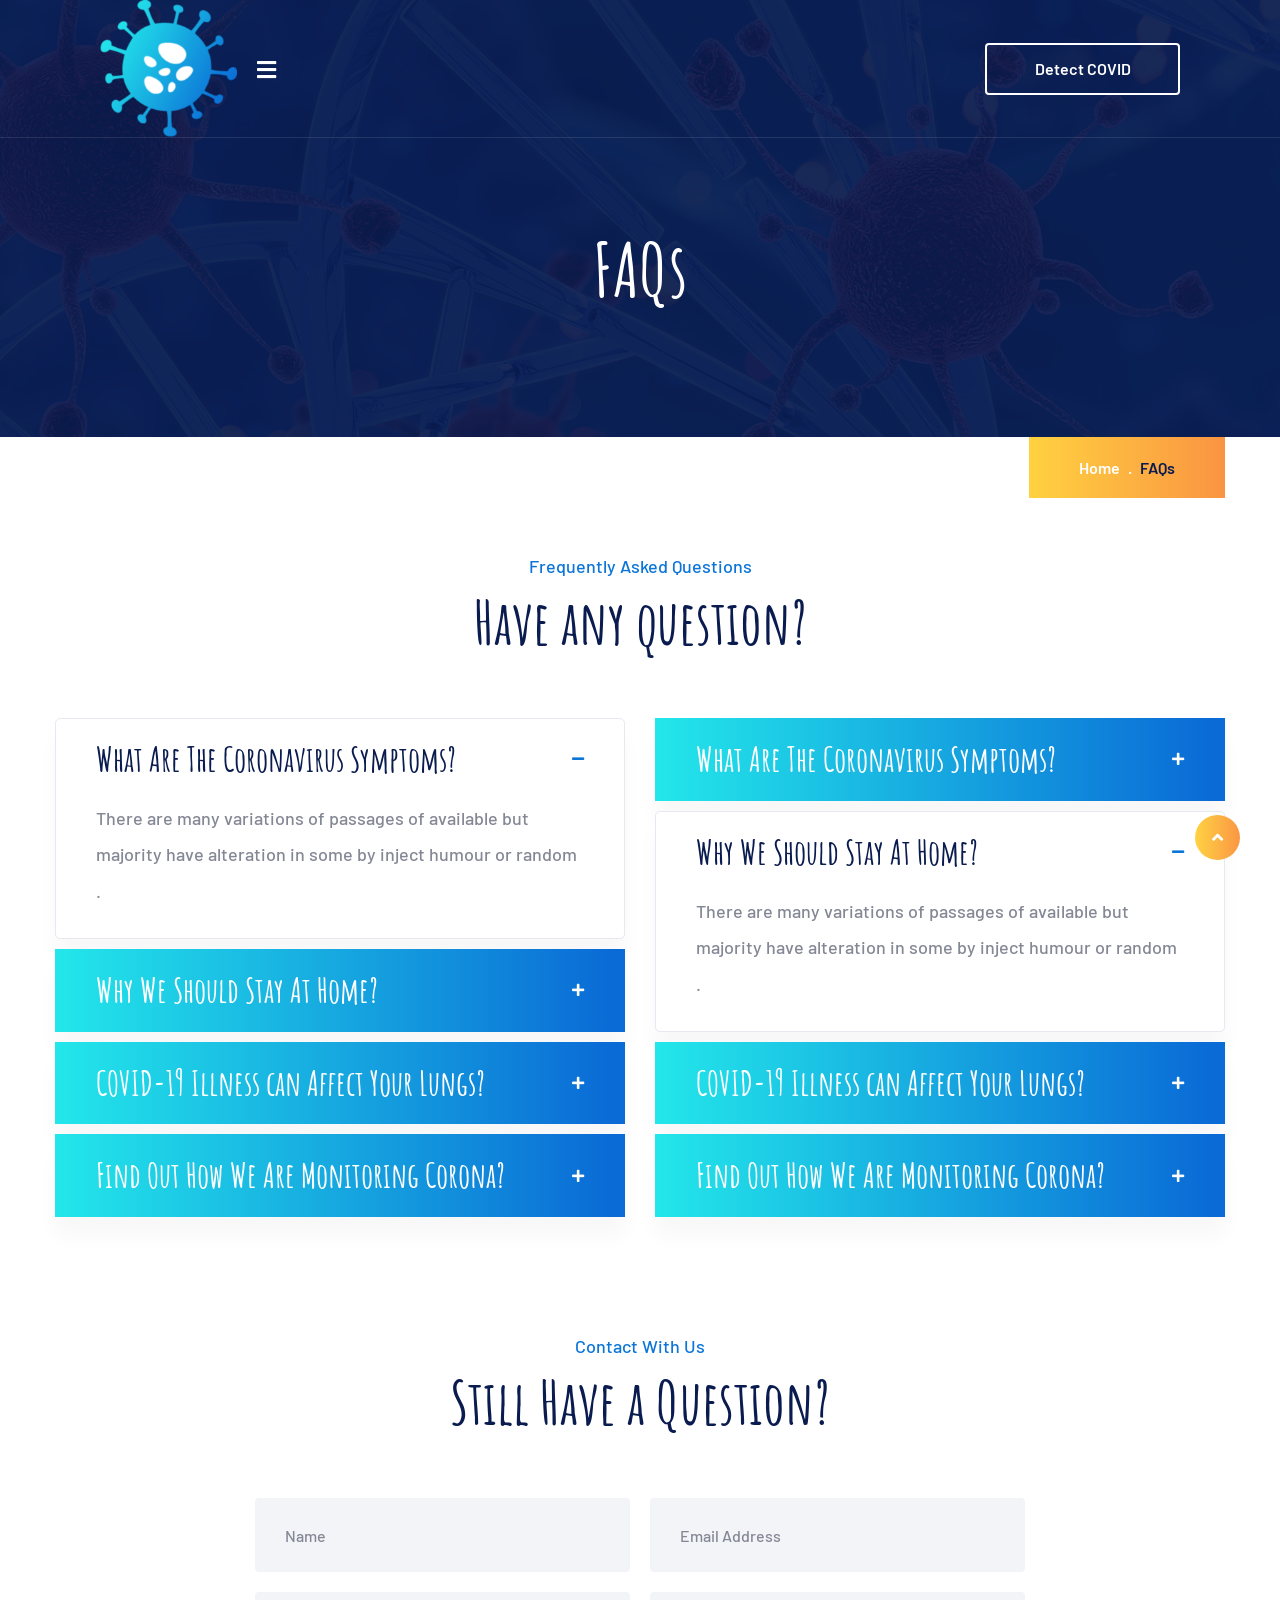
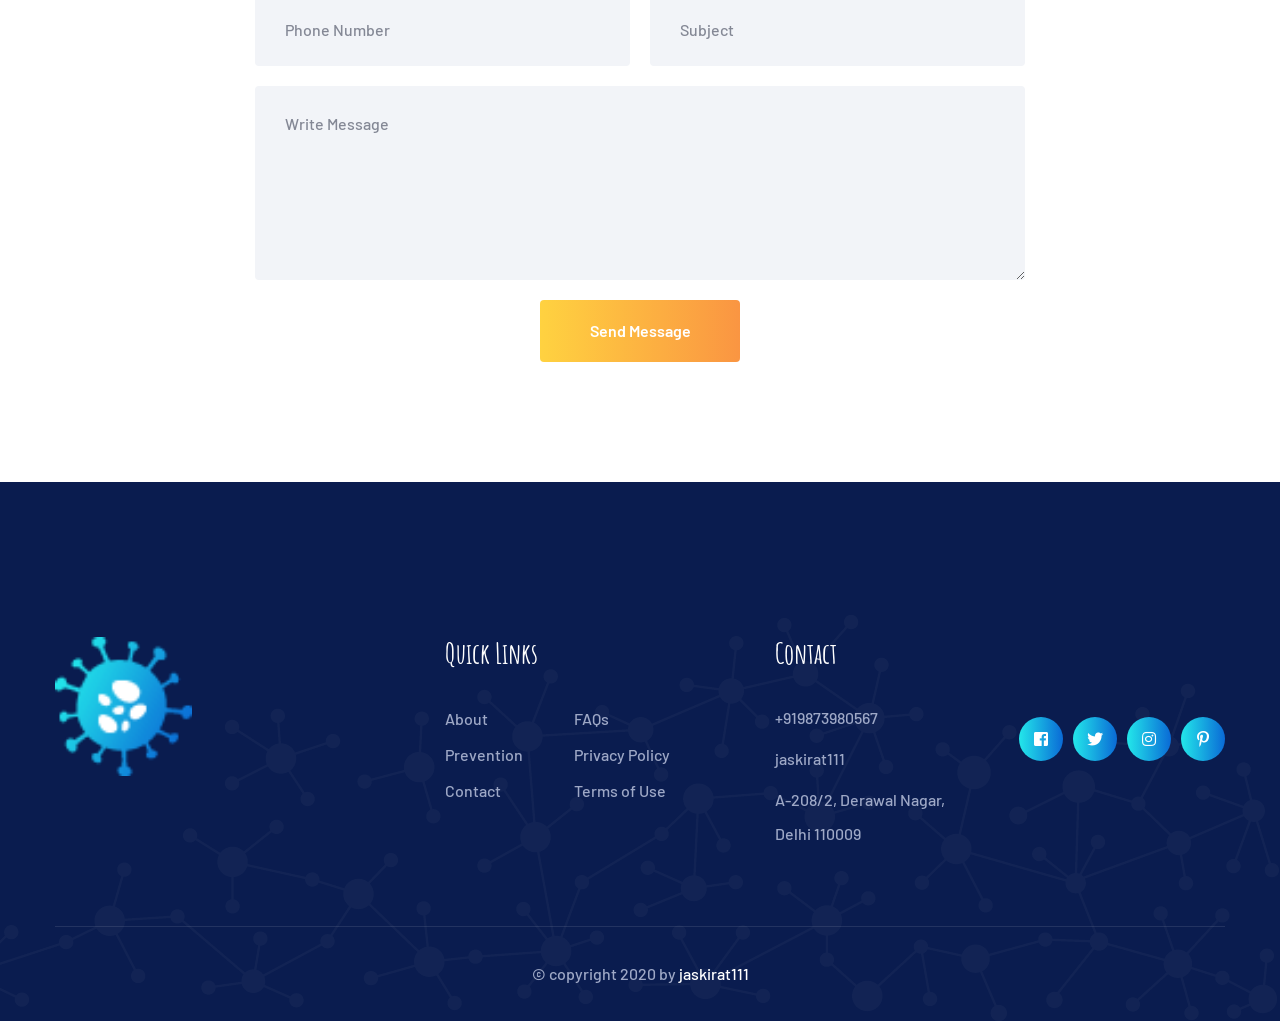
<file: Web App/flask app/faqs.html>
<!DOCTYPE html>
<html lang="en">
  <head>
    <meta charset="UTF-8" />
    <meta name="viewport" content="width=device-width, initial-scale=1.0" />
    <meta http-equiv="X-UA-Compatible" content="ie=edge" />
    <title>FAQ Page | COVID-19 Detector</title>
    <link
      rel="apple-touch-icon"
      sizes="180x180"
      href="assets/images/favicons/apple-touch-icon.png"
    />
    <link
      rel="icon"
      type="image/png"
      sizes="32x32"
      href="assets/images/favicons/favicon-32x32.png"
    />
    <link
      rel="icon"
      type="image/png"
      sizes="16x16"
      href="assets/images/favicons/favicon-16x16.png"
    />
    <link rel="manifest" href="assets/images/favicons/site.webmanifest" />

    <!-- plugin scripts -->

    <link
      href="https://fonts.googleapis.com/css?family=Amatic+SC:400,700%7CBarlow:300,400,500,600,700,800,900%7CPT+Sans:400,700&display=swap"
      rel="stylesheet"
    />

    <link rel="stylesheet" href="assets/css/animate.min.css" />
    <link rel="stylesheet" href="assets/css/bootstrap.min.css" />
    <link rel="stylesheet" href="assets/css/owl.carousel.min.css" />
    <link rel="stylesheet" href="assets/css/owl.theme.default.min.css" />
    <link rel="stylesheet" href="assets/css/magnific-popup.css" />
    <link rel="stylesheet" href="assets/css/fontawesome-all.min.css" />
    <link rel="stylesheet" href="assets/css/bootstrap-select.min.css" />
    <link rel="stylesheet" href="assets/css/jquery.mCustomScrollbar.min.css" />
    <link rel="stylesheet" href="assets/css/bootstrap-datepicker.min.css" />
    <link rel="stylesheet" href="assets/css/vimns-icons.css" />

    <!-- template styles -->
    <link rel="stylesheet" href="assets/css/main.css" />
    <link rel="stylesheet" href="assets/css/responsive.css" />
  </head>

  <body>
    <div class="preloader">
      <img src="assets/images/loader.png" class="preloader__image" alt="" />
    </div>
    <!-- /.preloader -->
    <div class="page-wrapper">
      <header class="site-header-one">
        <nav class="main-nav__one stricky">
          <div class="container-fluid">
            <div class="main-nav__logo-box">
              <a href="index.html">
                <img width="137" src="assets/images/logo-1-1.png" alt="" />
              </a>
              <a href="#" class="side-menu__toggler"
                ><i class="fa fa-bars"></i
              ></a>
            </div>
            <!-- /.main-nav__logo-box -->
            <div class="main-nav__main-navigation">
              <ul class="main-nav__navigation-box">
                <li class="dropdown">
                  <a href="index.html">Home</a>
                </li>
                <li>
                  <a href="about.html">About</a>
                </li>
                <li>
                  <a href="prevention.html">Preventions</a>
                </li>
                <li>
                  <a href="faqs.html">FAQs</a>
                </li>

                <li class="dropdown">
                  <a href="https://news.google.com/search?q=covid">News</a>
                </li>
                <li>
                  <a href="contact.html">Contact</a>
                </li>
              </ul>
            </div>
            <!-- /.main-nav__main-navigation -->
            <div class="main-nav__cta">
              <div class="main-nav__cta-icon">
                <i class="vimns-icon-phone"></i>
              </div>
              <!-- /.main-nav__cta-icon -->
              <div class="main-nav__cta-content">
                <h3><a href="tel:+919873980567">+919873980567</a></h3>
                <p>Helpline</p>
              </div>
              <!-- /.main-nav__cta-content -->
            </div>
            <!-- /.main-nav__cta -->
            <div class="main-nav__right">
              <a href="upload.html" class="main-nav__btn">Detect COVID</a
              ><!-- /.main-nav__btn -->
            </div>
            <!-- /.main-nav__right -->
          </div>
          <!-- /.container-fluid -->
        </nav>
        <!-- /.main-nav__one -->
      </header>
      <!-- /.site-header-one -->

      <section class="page-header">
        <div class="container">
          <h2>FAQs</h2>
          <ul class="thm-breadcrumb list-unstyled">
            <li><a href="#">Home</a></li>
            <li><span>FAQs</span></li>
          </ul>
          <!-- /.thm-breadcrumb -->
        </div>
        <!-- /.container -->
      </section>
      <!-- /.page-header -->

      <section class="faq-one faq-one__faq-page">
        <div class="container">
          <div class="block-title text-center">
            <p>Frequently Asked Questions</p>
            <h3>Have any question?</h3>
          </div>
          <!-- /.block-title -->

          <div class="row">
            <div class="col-lg-6">
              <div class="accrodion-grp" data-grp-name="faq-one-accrodion">
                <div class="accrodion active">
                  <div class="accrodion-title">
                    <h4>What Are The Coronavirus Symptoms?</h4>
                  </div>
                  <div class="accrodion-content">
                    <div class="inner">
                      <p>
                        There are many variations of passages of available but
                        majority have alteration in some by inject humour or
                        random .
                      </p>
                    </div>
                    <!-- /.inner -->
                  </div>
                </div>
                <div class="accrodion">
                  <div class="accrodion-title">
                    <h4>Why We Should Stay At Home?</h4>
                  </div>
                  <div class="accrodion-content">
                    <div class="inner">
                      <p>
                        There are many variations of passages of available but
                        majority have alteration in some by inject humour or
                        random .
                      </p>
                    </div>
                    <!-- /.inner -->
                  </div>
                </div>
                <div class="accrodion">
                  <div class="accrodion-title">
                    <h4>COVID-19 Illness can Affect Your Lungs?</h4>
                  </div>
                  <div class="accrodion-content">
                    <div class="inner">
                      <p>
                        There are many variations of passages of available but
                        majority have alteration in some by inject humour or
                        random .
                      </p>
                    </div>
                    <!-- /.inner -->
                  </div>
                </div>
                <div class="accrodion">
                  <div class="accrodion-title">
                    <h4>Find Out How We Are Monitoring Corona?</h4>
                  </div>
                  <div class="accrodion-content">
                    <div class="inner">
                      <p>
                        There are many variations of passages of available but
                        majority have alteration in some by inject humour or
                        random .
                      </p>
                    </div>
                    <!-- /.inner -->
                  </div>
                </div>
              </div>
            </div>
            <!-- /.col-lg-6 -->
            <div class="col-lg-6">
              <div class="accrodion-grp" data-grp-name="faq-two-accrodion">
                <div class="accrodion">
                  <div class="accrodion-title">
                    <h4>What Are The Coronavirus Symptoms?</h4>
                  </div>
                  <div class="accrodion-content">
                    <div class="inner">
                      <p>
                        There are many variations of passages of available but
                        majority have alteration in some by inject humour or
                        random .
                      </p>
                    </div>
                    <!-- /.inner -->
                  </div>
                </div>
                <div class="accrodion active">
                  <div class="accrodion-title">
                    <h4>Why We Should Stay At Home?</h4>
                  </div>
                  <div class="accrodion-content">
                    <div class="inner">
                      <p>
                        There are many variations of passages of available but
                        majority have alteration in some by inject humour or
                        random .
                      </p>
                    </div>
                    <!-- /.inner -->
                  </div>
                </div>
                <div class="accrodion">
                  <div class="accrodion-title">
                    <h4>COVID-19 Illness can Affect Your Lungs?</h4>
                  </div>
                  <div class="accrodion-content">
                    <div class="inner">
                      <p>
                        There are many variations of passages of available but
                        majority have alteration in some by inject humour or
                        random .
                      </p>
                    </div>
                    <!-- /.inner -->
                  </div>
                </div>
                <div class="accrodion">
                  <div class="accrodion-title">
                    <h4>Find Out How We Are Monitoring Corona?</h4>
                  </div>
                  <div class="accrodion-content">
                    <div class="inner">
                      <p>
                        There are many variations of passages of available but
                        majority have alteration in some by inject humour or
                        random .
                      </p>
                    </div>
                    <!-- /.inner -->
                  </div>
                </div>
              </div>
            </div>
            <!-- /.col-lg-6 -->
          </div>
          <!-- /.row -->
        </div>
        <!-- /.container -->
      </section>
      <!-- /.faq-one -->

      <section class="contact-one">
        <div class="container">
          <div class="block-title text-center">
            <p>Contact With Us</p>
            <h3>Still Have a Question?</h3>
          </div>
          <!-- /.block-title -->
          <form action="#" class="contact-one__form">
            <div class="row">
              <div class="col-lg-6">
                <input type="text" placeholder="Name" />
              </div>
              <!-- /.col-lg-6 -->
              <div class="col-lg-6">
                <input type="text" placeholder="Email Address" />
              </div>
              <!-- /.col-lg-6 -->
              <div class="col-lg-6">
                <input type="text" placeholder="Phone Number" />
              </div>
              <!-- /.col-lg-6 -->
              <div class="col-lg-6">
                <input type="text" placeholder="Subject" />
              </div>
              <!-- /.col-lg-6 -->
              <div class="col-lg-12">
                <textarea placeholder="Write Message"></textarea>
              </div>
              <!-- /.col-lg-12 -->
              <div class="col-lg-12 text-center">
                <button type="submit" class="thm-btn contact-one__btn">
                  Send Message
                </button>
                <!-- /.thm-btn contact-one__btn -->
              </div>
              <!-- /.col-lg-12 -->
            </div>
            <!-- /.row -->
          </form>
          <!-- /.contact-one__form -->
        </div>
        <!-- /.container -->
      </section>
      <!-- /.contact-one -->

      <footer class="site-footer-one site-footer-one__home-one">
        <div class="site-footer-one__upper">
          <div class="container">
            <div class="row">
              <div class="col-lg-4">
                <div class="footer-widget footer-widget__about">
                  <a href="index.html" class="footer-widget__logo">
                    <img width="137" src="assets/images/loader.png" alt="" />
                  </a>
                  <p></p>
                </div>
                <!-- /.footer-widget footer-widget__about -->
              </div>
              <!-- /.col-lg-4 -->
              <div class="col-lg-3">
                <div class="footer-widget footer-widget__links">
                  <h3 class="footer-widget__title">Quick Links</h3>
                  <!-- /.footer-widget__title -->
                  <div class="footer-widget__links-wrap">
                    <ul class="list-unstyled footer-widget__links-list">
                      <li><a href="about.html">About</a></li>

                      <li><a href="prevention.html">Prevention</a></li>
                      <li><a href="contact.html">Contact</a></li>
                    </ul>
                    <!-- /.list-unstyled -->
                    <ul class="list-unstyled footer-widget__links-list">
                      <li><a href="faqs.html">FAQs</a></li>
                      <li><a href="about.html">Privacy Policy</a></li>
                      <li><a href="about.html">Terms of Use</a></li>
                    </ul>
                    <!-- /.list-unstyled -->
                  </div>
                  <!-- /.footer-widget__links-wrap -->
                </div>
                <!-- /.footer-widget footer-widget__about -->
              </div>
              <!-- /.col-lg-3 -->
              <div class="col-lg-3">
                <div class="footer-widget footer-widget__contact">
                  <h3 class="footer-widget__title">Contact</h3>
                  <!-- /.footer-widget__title -->
                  <p><a href="tel:+919873980567">+919873980567</a></p>
                  <p>
                    <a href="https://github.com/jaskirat111">jaskirat111</a>
                  </p>
                  <p>
                    A-208/2, Derawal Nagar,<br />
                    Delhi 110009
                  </p>
                </div>
                <!-- /.footer-widget footer-widget__contact -->
              </div>
              <!-- /.col-lg-3 -->
              <div class="col-lg-2 d-flex">
                <div class="footer-widget my-auto">
                  <div class="footer-widget__social">
                    <a
                      href="#"
                      class="fab fa-facebook-square"
                      href="https://www.facebook.com/"
                    ></a>
                    <a
                      href="#"
                      class="fab fa-twitter"
                      href="https://www.twitter.com/"
                    ></a>
                    <a
                      href="#"
                      class="fab fa-instagram"
                      href="https://www.instagram.com/"
                    ></a>
                    <a
                      href="#"
                      class="fab fa-pinterest-p"
                      href="https://www.pinterest.com/"
                    ></a>
                  </div>
                  <!-- /.footer-widget__social -->
                </div>
                <!-- /.footer-widget -->
              </div>
              <!-- /.col-lg-2 -->
            </div>
            <!-- /.row -->
          </div>
          <!-- /.container -->
        </div>
        <!-- /.site-footer-one__upper -->
        <div class="site-footer-one__bottom">
          <div class="container">
            <p>
              © copyright 2020 by
              <a href="https://www.github.com/jaskirat111">jaskirat111</a>
            </p>
          </div>
          <!-- /.container -->
        </div>
        <!-- /.site-footer-one__bottom -->
      </footer>
      <!-- /.site-footer-one -->
    </div>
    <!-- /.page-wrapper -->

    <a href="#" data-target="html" class="scroll-to-target scroll-to-top"
      ><i class="fa fa-angle-up"></i
    ></a>

    <div class="side-menu__block">
      <div class="side-menu__block-overlay custom-cursor__overlay">
        <div class="cursor"></div>
        <div class="cursor-follower"></div>
      </div>
      <!-- /.side-menu__block-overlay -->
      <div class="side-menu__block-inner">
        <div class="side-menu__top justify-content-end">
          <a href="#" class="side-menu__toggler side-menu__close-btn"
            ><img src="assets/images/shapes/close-1-1.png" alt=""
          /></a>
        </div>
        <!-- /.side-menu__top -->

        <nav class="mobile-nav__container">
          <!-- content is loading via js -->
        </nav>
        <div class="side-menu__sep"></div>
        <!-- /.side-menu__sep -->
        <div class="side-menu__content">
          <p></p>
          <p>
            <a href="mailto:jk-singh@outlook.com">jk-singh@outlook.com</a>
            <br />
            <a href="tel:+919873980567">+919873980567</a>
          </p>
          <div class="side-menu__social">
            <a
              href="#"
              class="fab fa-facebook-square"
              href="https://www.facebook.com/"
            ></a>
            <a
              href="#"
              class="fab fa-twitter"
              href="https://www.twitter.com/"
            ></a>
            <a
              href="#"
              class="fab fa-instagram"
              href="https://www.instagram.com/"
            ></a>
            <a
              href="#"
              class="fab fa-pinterest-p"
              href="https://www.pinterest.com/"
            ></a>
          </div>
        </div>
        <!-- /.side-menu__content -->
      </div>
      <!-- /.side-menu__block-inner -->
    </div>
    <!-- /.side-menu__block -->

    <script src="assets/js/jquery.min.js"></script>
    <script src="assets/js/bootstrap.bundle.min.js"></script>
    <script src="assets/js/owl.carousel.min.js"></script>
    <script src="assets/js/waypoints.min.js"></script>
    <script src="assets/js/jquery.counterup.min.js"></script>
    <script src="assets/js/TweenMax.min.js"></script>
    <script src="assets/js/wow.js"></script>
    <script src="assets/js/jquery.magnific-popup.min.js"></script>
    <script src="assets/js/jquery.ajaxchimp.min.js"></script>
    <script src="assets/js/jquery.validate.min.js"></script>
    <script src="assets/js/bootstrap-select.min.js"></script>
    <script src="assets/js/jquery.mCustomScrollbar.concat.min.js"></script>
    <script src="assets/js/bootstrap-datepicker.min.js"></script>
    <script src="assets/js/isotope.js"></script>

    <!-- template scripts -->
    <script src="assets/js/theme.js"></script>
    <script src="assets/js/testimonials-owl.carousel.config.js"></script>
  </body>
</html>
</file>
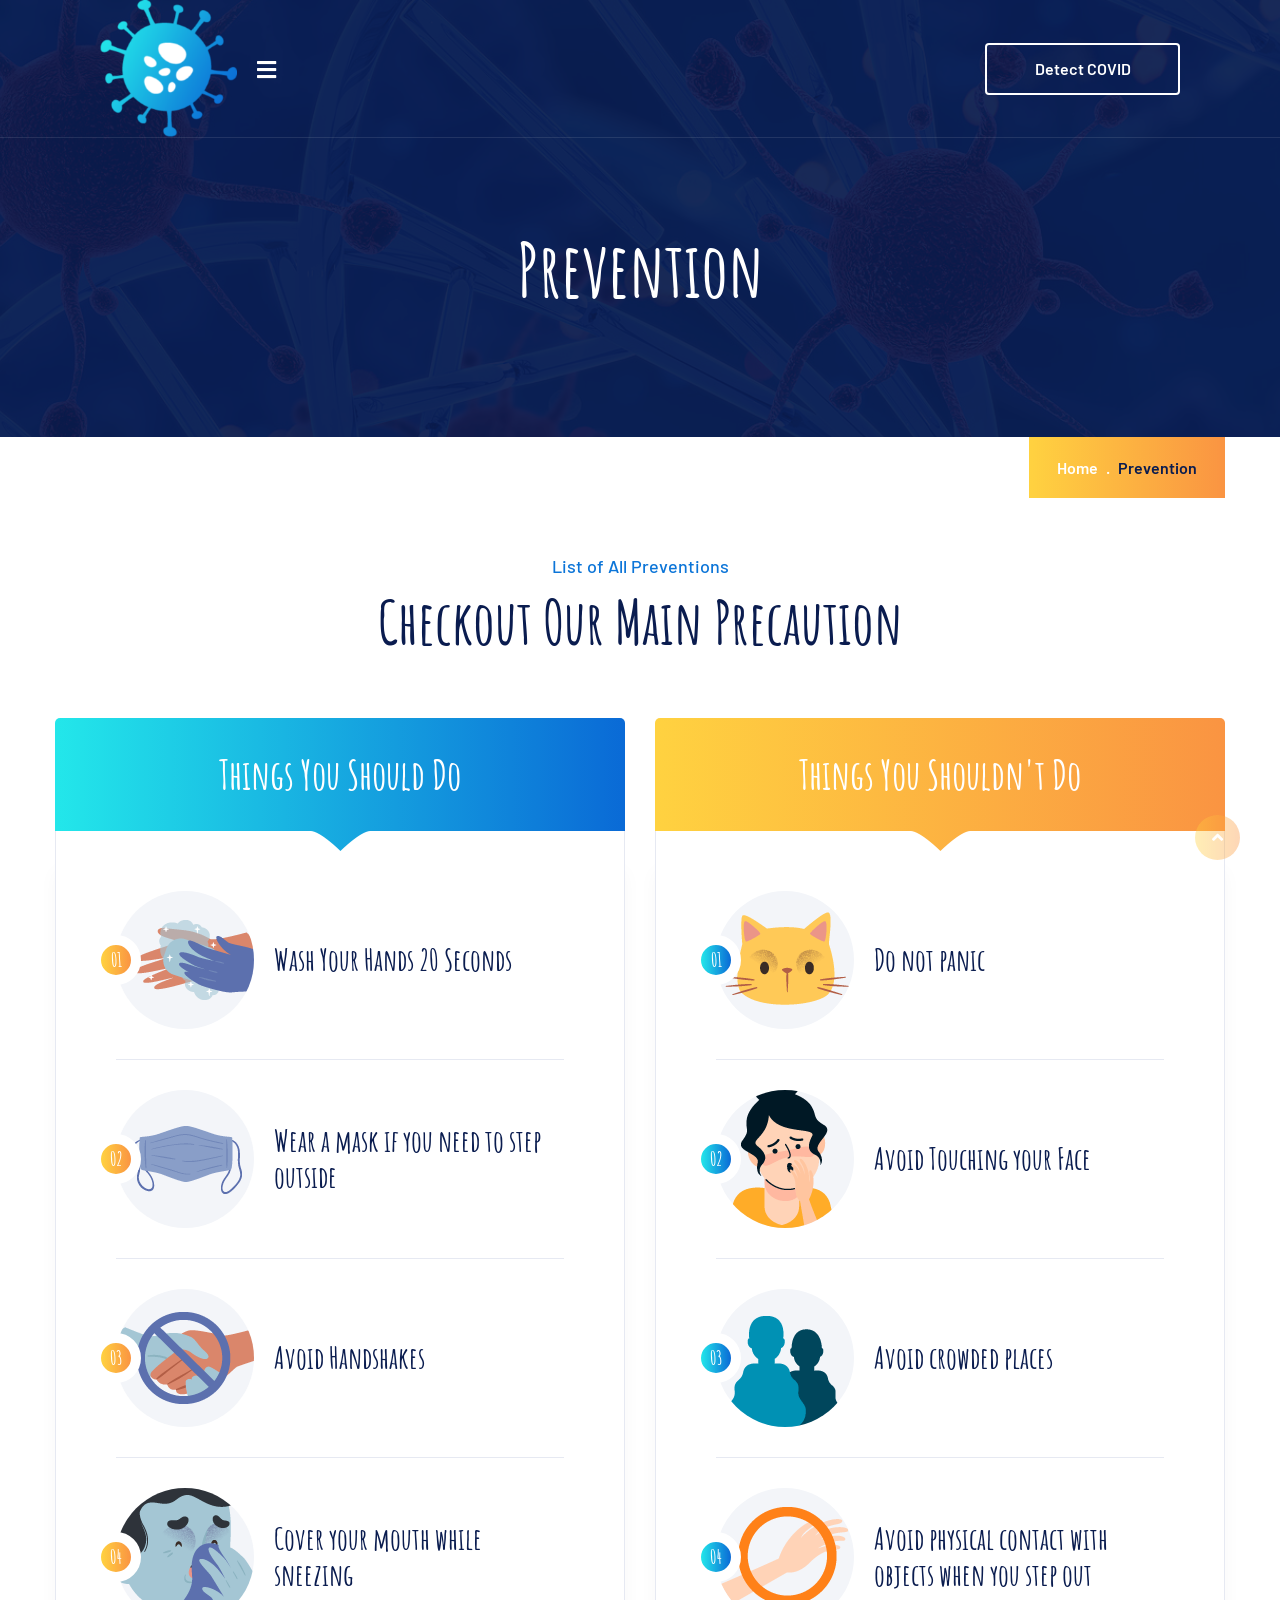
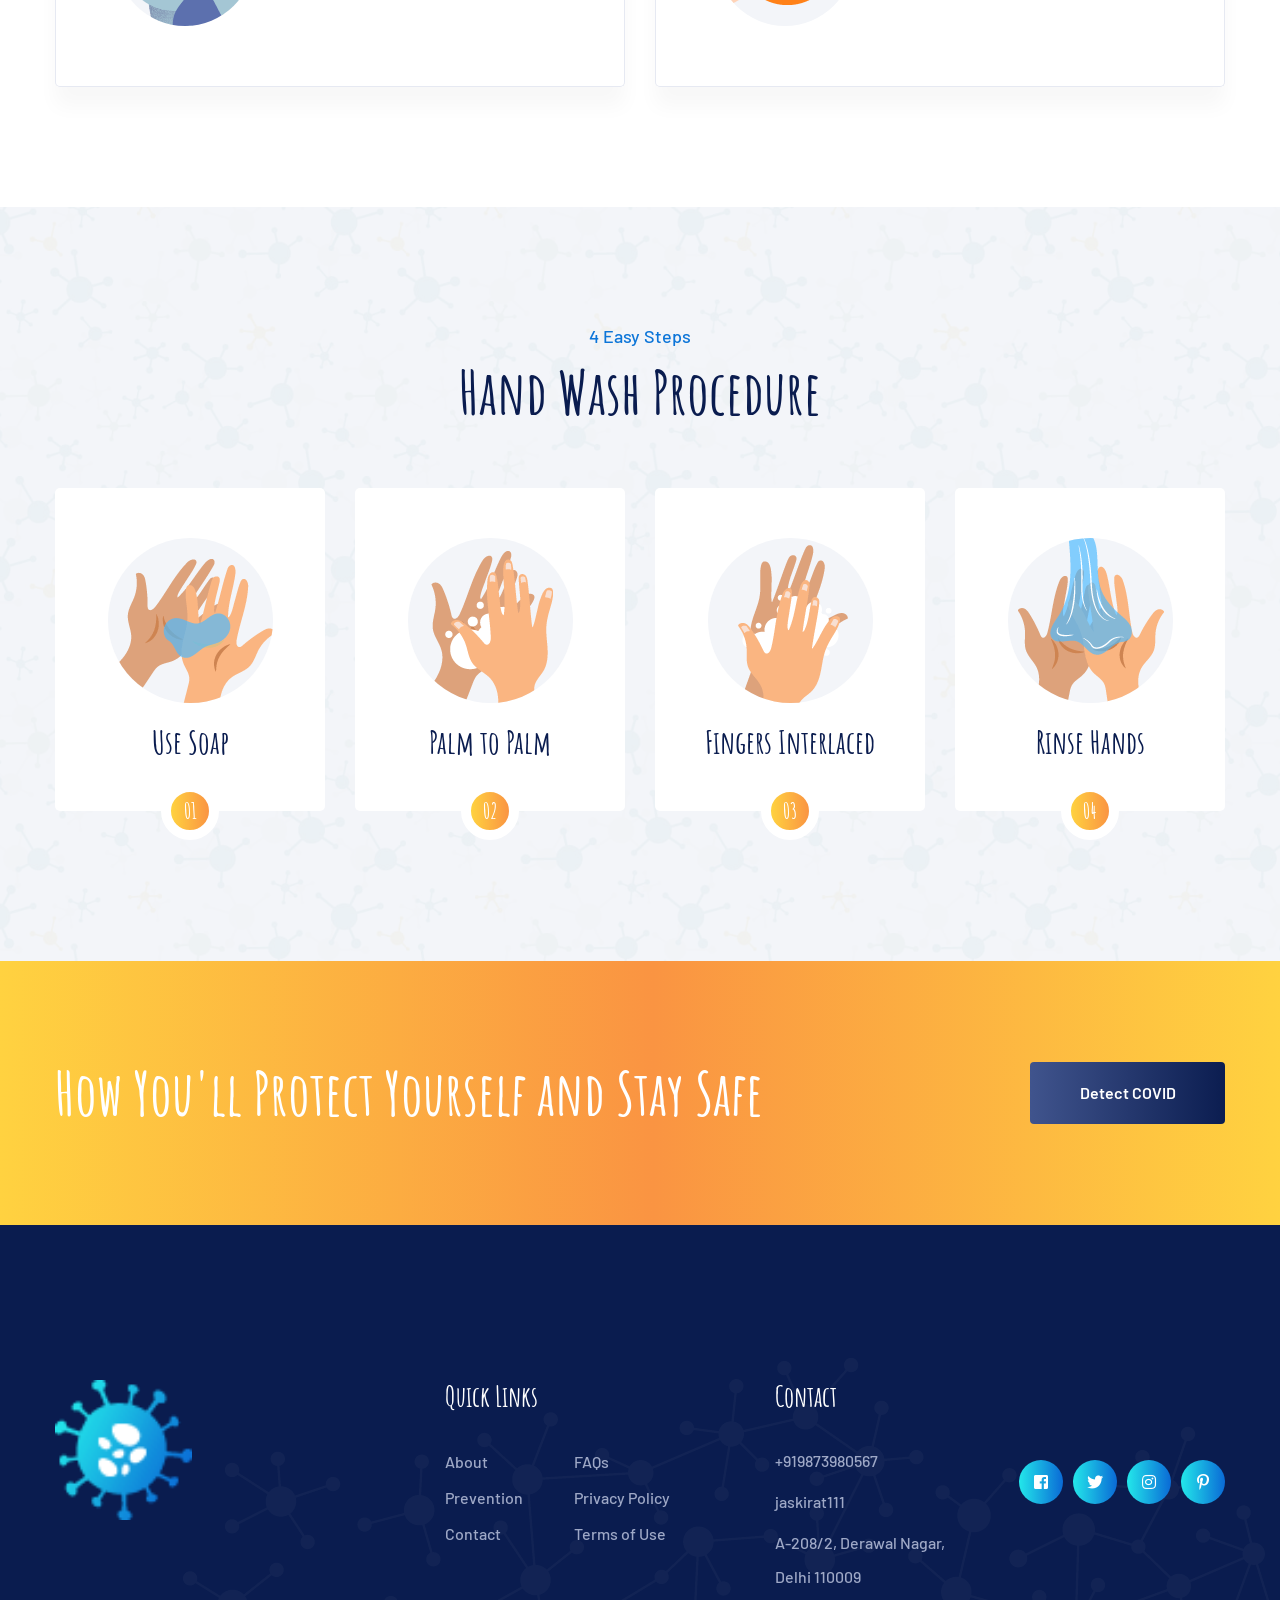
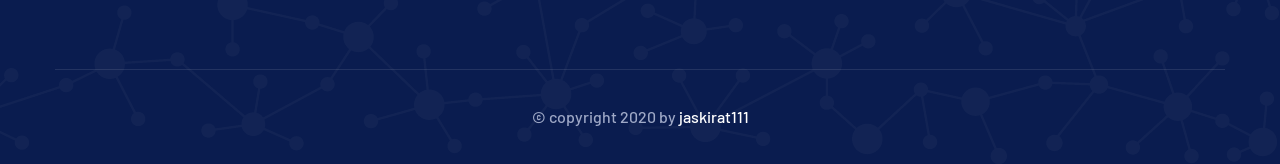
<file: Web App/flask app/prevention.html>
<!DOCTYPE html>
<html lang="en">
  <head>
    <meta charset="UTF-8" />
    <meta name="viewport" content="width=device-width, initial-scale=1.0" />
    <meta http-equiv="X-UA-Compatible" content="ie=edge" />
    <title>Prevention | COVID-19 Detector</title>
    <link
      rel="apple-touch-icon"
      sizes="180x180"
      href="assets/images/favicons/apple-touch-icon.png"
    />
    <link
      rel="icon"
      type="image/png"
      sizes="32x32"
      href="assets/images/favicons/favicon-32x32.png"
    />
    <link
      rel="icon"
      type="image/png"
      sizes="16x16"
      href="assets/images/favicons/favicon-16x16.png"
    />
    <link rel="manifest" href="assets/images/favicons/site.webmanifest" />

    <!-- plugin scripts -->

    <link
      href="https://fonts.googleapis.com/css?family=Amatic+SC:400,700%7CBarlow:300,400,500,600,700,800,900%7CPT+Sans:400,700&display=swap"
      rel="stylesheet"
    />

    <link rel="stylesheet" href="assets/css/animate.min.css" />
    <link rel="stylesheet" href="assets/css/bootstrap.min.css" />
    <link rel="stylesheet" href="assets/css/owl.carousel.min.css" />
    <link rel="stylesheet" href="assets/css/owl.theme.default.min.css" />
    <link rel="stylesheet" href="assets/css/magnific-popup.css" />
    <link rel="stylesheet" href="assets/css/fontawesome-all.min.css" />
    <link rel="stylesheet" href="assets/css/bootstrap-select.min.css" />
    <link rel="stylesheet" href="assets/css/jquery.mCustomScrollbar.min.css" />
    <link rel="stylesheet" href="assets/css/bootstrap-datepicker.min.css" />
    <link rel="stylesheet" href="assets/css/vimns-icons.css" />

    <!-- template styles -->
    <link rel="stylesheet" href="assets/css/main.css" />
    <link rel="stylesheet" href="assets/css/responsive.css" />
  </head>

  <body>
    <div class="preloader">
      <img src="assets/images/loader.png" class="preloader__image" alt="" />
    </div>
    <!-- /.preloader -->
    <div class="page-wrapper">
      <header class="site-header-one">
        <nav class="main-nav__one stricky">
          <div class="container-fluid">
            <div class="main-nav__logo-box">
              <a href="index.html">
                <img width="137" src="assets/images/logo-1-1.png" alt="" />
              </a>
              <a href="#" class="side-menu__toggler"
                ><i class="fa fa-bars"></i
              ></a>
            </div>
            <!-- /.main-nav__logo-box -->
            <div class="main-nav__main-navigation">
              <ul class="main-nav__navigation-box">
                <li class="dropdown">
                  <a href="index.html">Home</a>
                </li>
                <li>
                  <a href="about.html">About</a>
                </li>
                <li>
                  <a href="prevention.html">Preventions</a>
                </li>
                <li>
                  <a href="faqs.html">FAQs</a>
                </li>

                <li class="dropdown">
                  <a href="https://news.google.com/search?q=covid">News</a>
                </li>
                <li>
                  <a href="contact.html">Contact</a>
                </li>
              </ul>
            </div>
            <!-- /.main-nav__main-navigation -->
            <div class="main-nav__cta">
              <div class="main-nav__cta-icon">
                <i class="vimns-icon-phone"></i>
              </div>
              <!-- /.main-nav__cta-icon -->
              <div class="main-nav__cta-content">
                <h3><a href="tel:+919873980567">+919873980567</a></h3>
                <p>Helpline</p>
              </div>
              <!-- /.main-nav__cta-content -->
            </div>
            <!-- /.main-nav__cta -->
            <div class="main-nav__right">
              <a href="upload.html" class="main-nav__btn">Detect COVID</a
              ><!-- /.main-nav__btn -->
            </div>
            <!-- /.main-nav__right -->
          </div>
          <!-- /.container-fluid -->
        </nav>
        <!-- /.main-nav__one -->
      </header>
      <!-- /.site-header-one -->

      <section class="page-header">
        <div class="container">
          <h2>Prevention</h2>
          <ul class="thm-breadcrumb list-unstyled">
            <li><a href="#">Home</a></li>
            <li><span>Prevention</span></li>
          </ul>
          <!-- /.thm-breadcrumb -->
        </div>
        <!-- /.container -->
      </section>
      <!-- /.page-header -->

      <section class="prevention-one prevention-one__prevention-page">
        <div class="container">
          <div class="block-title text-center">
            <p>List of All Preventions</p>
            <h3>Checkout Our Main Precaution</h3>
          </div>
          <!-- /.block-title text-center -->
          <div class="row">
            <div class="col-lg-6">
              <div class="prevention-one__box">
                <div class="prevention-one__box-top">
                  <h3>Things You Should Do</h3>
                </div>
                <!-- /.prevention-one__box-top -->
                <div class="prevention-one__box-bottom">
                  <div class="prevention-one__single">
                    <div class="prevention-one__icon">
                      <div class="prevention-one__icon-inner">
                        <img
                          src="assets/images/shapes/should-do-i-1-1.png"
                          alt=""
                        />
                      </div>
                      <!-- /.prevention-one__icon-inner -->
                    </div>
                    <!-- /.prevention-one__icon -->
                    <div class="prevention-one__content">
                      <h3>Wash Your Hands 20 Seconds</h3>
                    </div>
                    <!-- /.prevention-one__content -->
                  </div>
                  <!-- /.prevention-one__single -->

                  <div class="prevention-one__single">
                    <div class="prevention-one__icon">
                      <div class="prevention-one__icon-inner">
                        <img
                          src="assets/images/shapes/should-do-i-1-2.png"
                          alt=""
                        />
                      </div>
                      <!-- /.prevention-one__icon-inner -->
                    </div>
                    <!-- /.prevention-one__icon -->
                    <div class="prevention-one__content">
                      <h3>Wear a mask if you need to step outside</h3>
                    </div>
                    <!-- /.prevention-one__content -->
                  </div>
                  <!-- /.prevention-one__single -->

                  <div class="prevention-one__single">
                    <div class="prevention-one__icon">
                      <div class="prevention-one__icon-inner">
                        <img
                          src="assets/images/shapes/should-do-i-1-3.png"
                          alt=""
                        />
                      </div>
                      <!-- /.prevention-one__icon-inner -->
                    </div>
                    <!-- /.prevention-one__icon -->
                    <div class="prevention-one__content">
                      <h3>Avoid Handshakes</h3>
                    </div>
                    <!-- /.prevention-one__content -->
                  </div>
                  <!-- /.prevention-one__single -->
                  <div class="prevention-one__single">
                    <div class="prevention-one__icon">
                      <div class="prevention-one__icon-inner">
                        <img
                          src="assets/images/shapes/should-do-i-1-4.png"
                          alt=""
                        />
                      </div>
                      <!-- /.prevention-one__icon-inner -->
                    </div>
                    <!-- /.prevention-one__icon -->
                    <div class="prevention-one__content">
                      <h3>Cover your mouth while sneezing</h3>
                    </div>
                    <!-- /.prevention-one__content -->
                  </div>
                  <!-- /.prevention-one__single -->
                </div>
                <!-- /.prevention-one__box-bottom -->
              </div>
              <!-- /.prevention-one__box -->
            </div>
            <!-- /.col-lg-6 -->
            <div class="col-lg-6">
              <div class="prevention-one__box">
                <div class="prevention-one__box-top">
                  <h3>Things You Shouldn't Do</h3>
                </div>
                <!-- /.prevention-one__box-top -->
                <div class="prevention-one__box-bottom">
                  <div class="prevention-one__single">
                    <div class="prevention-one__icon">
                      <div class="prevention-one__icon-inner">
                        <img
                          src="assets/images/shapes/should-no-i-1-1.png"
                          alt=""
                        />
                      </div>
                      <!-- /.prevention-one__icon-inner -->
                    </div>
                    <!-- /.prevention-one__icon -->
                    <div class="prevention-one__content">
                      <h3>Do not panic</h3>
                    </div>
                    <!-- /.prevention-one__content -->
                  </div>
                  <!-- /.prevention-one__single -->

                  <div class="prevention-one__single">
                    <div class="prevention-one__icon">
                      <div class="prevention-one__icon-inner">
                        <img
                          src="assets/images/shapes/should-no-i-1-2.png"
                          alt=""
                        />
                      </div>
                      <!-- /.prevention-one__icon-inner -->
                    </div>
                    <!-- /.prevention-one__icon -->
                    <div class="prevention-one__content">
                      <h3>Avoid Touching your Face</h3>
                    </div>
                    <!-- /.prevention-one__content -->
                  </div>
                  <!-- /.prevention-one__single -->

                  <div class="prevention-one__single">
                    <div class="prevention-one__icon">
                      <div class="prevention-one__icon-inner">
                        <img
                          src="assets/images/shapes/should-no-i-1-3.png"
                          alt=""
                        />
                      </div>
                      <!-- /.prevention-one__icon-inner -->
                    </div>
                    <!-- /.prevention-one__icon -->
                    <div class="prevention-one__content">
                      <h3>Avoid crowded places</h3>
                    </div>
                    <!-- /.prevention-one__content -->
                  </div>
                  <!-- /.prevention-one__single -->
                  <div class="prevention-one__single">
                    <div class="prevention-one__icon">
                      <div class="prevention-one__icon-inner">
                        <img
                          src="assets/images/shapes/should-no-i-1-4.png"
                          alt=""
                        />
                      </div>
                      <!-- /.prevention-one__icon-inner -->
                    </div>
                    <!-- /.prevention-one__icon -->
                    <div class="prevention-one__content">
                      <h3>
                        Avoid physical contact with objects when you step out
                      </h3>
                    </div>
                    <!-- /.prevention-one__content -->
                  </div>
                  <!-- /.prevention-one__single -->
                </div>
                <!-- /.prevention-one__box-bottom -->
              </div>
              <!-- /.prevention-one__box -->
            </div>
            <!-- /.col-lg-6 -->
          </div>
          <!-- /.row -->
        </div>
        <!-- /.container -->
      </section>
      <!-- /.prevention-one -->

      <section class="hand-wash-one">
        <div class="container">
          <div class="block-title text-center">
            <p>4 Easy Steps</p>
            <h3>Hand Wash Procedure</h3>
          </div>
          <!-- /.block-title text-center -->
          <div class="row">
            <div
              class="col-lg-3 col-md-6 wow fadeInUp"
              data-wow-duration="1500ms"
              data-wow-delay="000ms"
            >
              <div class="hand-wash-one__single">
                <div class="hand-wash-one__image">
                  <img src="assets/images/shapes/hw-i-1-1.png" alt="" />
                </div>
                <!-- /.hand-wash-one__image -->
                <h3>Use Soap</h3>
              </div>
              <!-- /.hand-wash-one__single -->
            </div>
            <!-- /.col-lg-3 col-md-6 wow fadeInUp -->
            <div
              class="col-lg-3 col-md-6 wow fadeInUp"
              data-wow-duration="1500ms"
              data-wow-delay="100ms"
            >
              <div class="hand-wash-one__single">
                <div class="hand-wash-one__image">
                  <img src="assets/images/shapes/hw-i-1-2.png" alt="" />
                </div>
                <!-- /.hand-wash-one__image -->
                <h3>Palm to Palm</h3>
              </div>
              <!-- /.hand-wash-one__single -->
            </div>
            <!-- /.col-lg-3 col-md-6 wow fadeInUp -->
            <div
              class="col-lg-3 col-md-6 wow fadeInUp"
              data-wow-duration="1500ms"
              data-wow-delay="200ms"
            >
              <div class="hand-wash-one__single">
                <div class="hand-wash-one__image">
                  <img src="assets/images/shapes/hw-i-1-3.png" alt="" />
                </div>
                <!-- /.hand-wash-one__image -->
                <h3>Fingers Interlaced</h3>
              </div>
              <!-- /.hand-wash-one__single -->
            </div>
            <!-- /.col-lg-3 col-md-6 wow fadeInUp -->
            <div
              class="col-lg-3 col-md-6 wow fadeInUp"
              data-wow-duration="1500ms"
              data-wow-delay="300ms"
            >
              <div class="hand-wash-one__single">
                <div class="hand-wash-one__image">
                  <img src="assets/images/shapes/hw-i-1-4.png" alt="" />
                </div>
                <!-- /.hand-wash-one__image -->
                <h3>Rinse Hands</h3>
              </div>
              <!-- /.hand-wash-one__single -->
            </div>
            <!-- /.col-lg-3 col-md-6 wow fadeInUp -->
          </div>
          <!-- /.row -->
        </div>
        <!-- /.container -->
      </section>
      <!-- /.hand-wash-one -->

      <section class="cta-one">
        <div class="container">
          <div class="cta-one__left">
            <h3>How You'll Protect Yourself and Stay Safe</h3>
          </div>
          <!-- /.cta-one__left -->
          <div class="cta-one__right">
            <a href="upload.html" class="thm-btn cta-one__btn">Detect COVID</a
            ><!-- /.thm-btn cta-one__btn -->
          </div>
          <!-- /.cta-one__right -->
        </div>
        <!-- /.container -->
      </section>
      <!-- /.cta-one -->

      <footer class="site-footer-one site-footer-one__home-one">
        <div class="site-footer-one__upper">
          <div class="container">
            <div class="row">
              <div class="col-lg-4">
                <div class="footer-widget footer-widget__about">
                  <a href="index.html" class="footer-widget__logo">
                    <img width="137" src="assets/images/loader.png" alt="" />
                  </a>
                  <p></p>
                </div>
                <!-- /.footer-widget footer-widget__about -->
              </div>
              <!-- /.col-lg-4 -->
              <div class="col-lg-3">
                <div class="footer-widget footer-widget__links">
                  <h3 class="footer-widget__title">Quick Links</h3>
                  <!-- /.footer-widget__title -->
                  <div class="footer-widget__links-wrap">
                    <ul class="list-unstyled footer-widget__links-list">
                      <li><a href="about.html">About</a></li>

                      <li><a href="prevention.html">Prevention</a></li>
                      <li><a href="contact.html">Contact</a></li>
                    </ul>
                    <!-- /.list-unstyled -->
                    <ul class="list-unstyled footer-widget__links-list">
                      <li><a href="faqs.html">FAQs</a></li>
                      <li><a href="about.html">Privacy Policy</a></li>
                      <li><a href="about.html">Terms of Use</a></li>
                    </ul>
                    <!-- /.list-unstyled -->
                  </div>
                  <!-- /.footer-widget__links-wrap -->
                </div>
                <!-- /.footer-widget footer-widget__about -->
              </div>
              <!-- /.col-lg-3 -->
              <div class="col-lg-3">
                <div class="footer-widget footer-widget__contact">
                  <h3 class="footer-widget__title">Contact</h3>
                  <!-- /.footer-widget__title -->
                  <p><a href="tel:+919873980567">+919873980567</a></p>
                  <p>
                    <a href="https://github.com/jaskirat111">jaskirat111</a>
                  </p>
                  <p>
                    A-208/2, Derawal Nagar,<br />
                    Delhi 110009
                  </p>
                </div>
                <!-- /.footer-widget footer-widget__contact -->
              </div>
              <!-- /.col-lg-3 -->
              <div class="col-lg-2 d-flex">
                <div class="footer-widget my-auto">
                  <div class="footer-widget__social">
                    <a
                      href="#"
                      class="fab fa-facebook-square"
                      href="https://www.facebook.com/"
                    ></a>
                    <a
                      href="#"
                      class="fab fa-twitter"
                      href="https://www.twitter.com/"
                    ></a>
                    <a
                      href="#"
                      class="fab fa-instagram"
                      href="https://www.instagram.com/"
                    ></a>
                    <a
                      href="#"
                      class="fab fa-pinterest-p"
                      href="https://www.pinterest.com/"
                    ></a>
                  </div>
                  <!-- /.footer-widget__social -->
                </div>
                <!-- /.footer-widget -->
              </div>
              <!-- /.col-lg-2 -->
            </div>
            <!-- /.row -->
          </div>
          <!-- /.container -->
        </div>
        <!-- /.site-footer-one__upper -->
        <div class="site-footer-one__bottom">
          <div class="container">
            <p>
              © copyright 2020 by
              <a href="https://www.github.com/jaskirat111">jaskirat111</a>
            </p>
          </div>
          <!-- /.container -->
        </div>
        <!-- /.site-footer-one__bottom -->
      </footer>
      <!-- /.site-footer-one -->
    </div>
    <!-- /.page-wrapper -->

    <a href="#" data-target="html" class="scroll-to-target scroll-to-top"
      ><i class="fa fa-angle-up"></i
    ></a>

    <div class="side-menu__block">
      <div class="side-menu__block-overlay custom-cursor__overlay">
        <div class="cursor"></div>
        <div class="cursor-follower"></div>
      </div>
      <!-- /.side-menu__block-overlay -->
      <div class="side-menu__block-inner">
        <div class="side-menu__top justify-content-end">
          <a href="#" class="side-menu__toggler side-menu__close-btn"
            ><img src="assets/images/shapes/close-1-1.png" alt=""
          /></a>
        </div>
        <!-- /.side-menu__top -->

        <nav class="mobile-nav__container">
          <!-- content is loading via js -->
        </nav>
        <div class="side-menu__sep"></div>
        <!-- /.side-menu__sep -->
        <div class="side-menu__content">
          <p></p>
          <p>
            <a href="mailto:jk-singh@outlook.com">jk-singh@outlook.com</a>
            <br />
            <a href="tel:+919873980567">+919873980567</a>
          </p>
          <div class="side-menu__social">
            <a
              href="#"
              class="fab fa-facebook-square"
              href="https://www.facebook.com/"
            ></a>
            <a
              href="#"
              class="fab fa-twitter"
              href="https://www.twitter.com/"
            ></a>
            <a
              href="#"
              class="fab fa-instagram"
              href="https://www.instagram.com/"
            ></a>
            <a
              href="#"
              class="fab fa-pinterest-p"
              href="https://www.pinterest.com/"
            ></a>
          </div>
        </div>
        <!-- /.side-menu__content -->
      </div>
      <!-- /.side-menu__block-inner -->
    </div>
    <!-- /.side-menu__block -->

    <script src="assets/js/jquery.min.js"></script>
    <script src="assets/js/bootstrap.bundle.min.js"></script>
    <script src="assets/js/owl.carousel.min.js"></script>
    <script src="assets/js/waypoints.min.js"></script>
    <script src="assets/js/jquery.counterup.min.js"></script>
    <script src="assets/js/TweenMax.min.js"></script>
    <script src="assets/js/wow.js"></script>
    <script src="assets/js/jquery.magnific-popup.min.js"></script>
    <script src="assets/js/jquery.ajaxchimp.min.js"></script>
    <script src="assets/js/jquery.validate.min.js"></script>
    <script src="assets/js/bootstrap-select.min.js"></script>
    <script src="assets/js/jquery.mCustomScrollbar.concat.min.js"></script>
    <script src="assets/js/bootstrap-datepicker.min.js"></script>
    <script src="assets/js/isotope.js"></script>

    <!-- template scripts -->
    <script src="assets/js/theme.js"></script>
    <script src="assets/js/testimonials-owl.carousel.config.js"></script>
  </body>
</html>
</file>
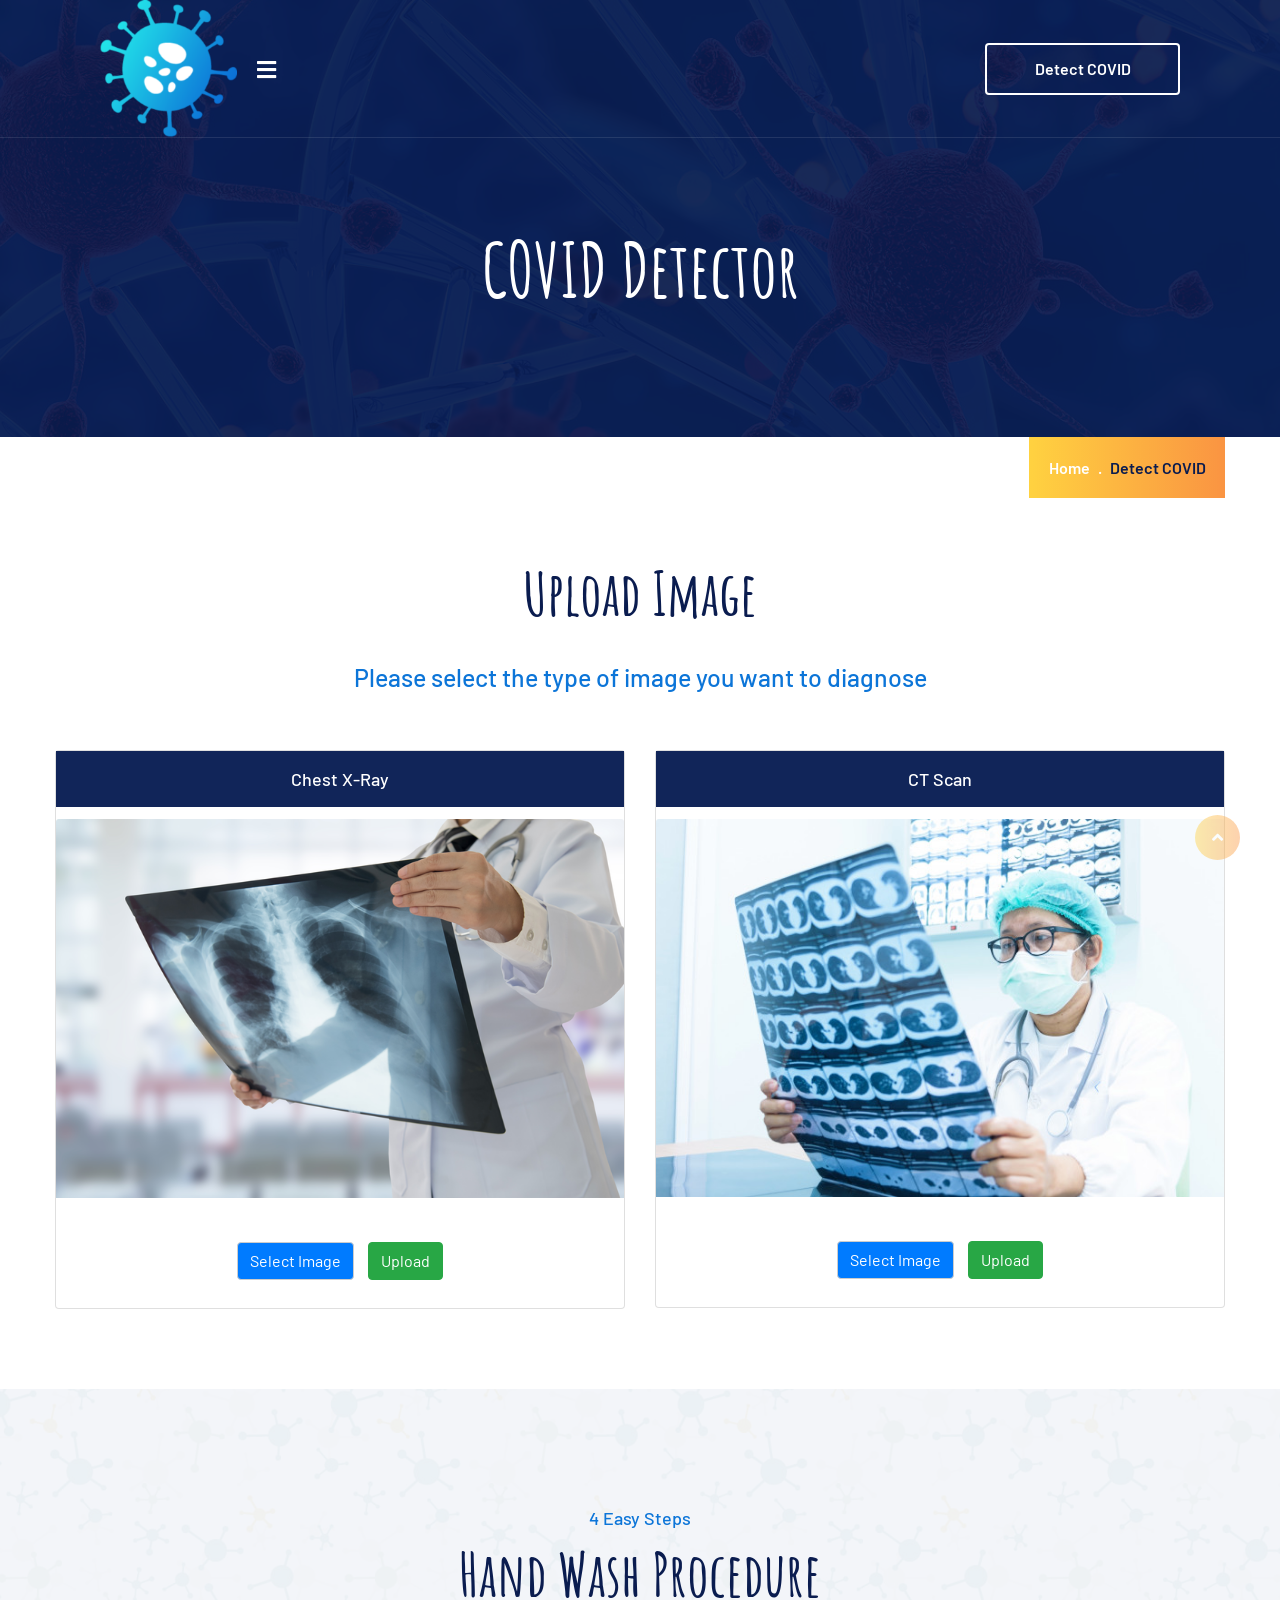
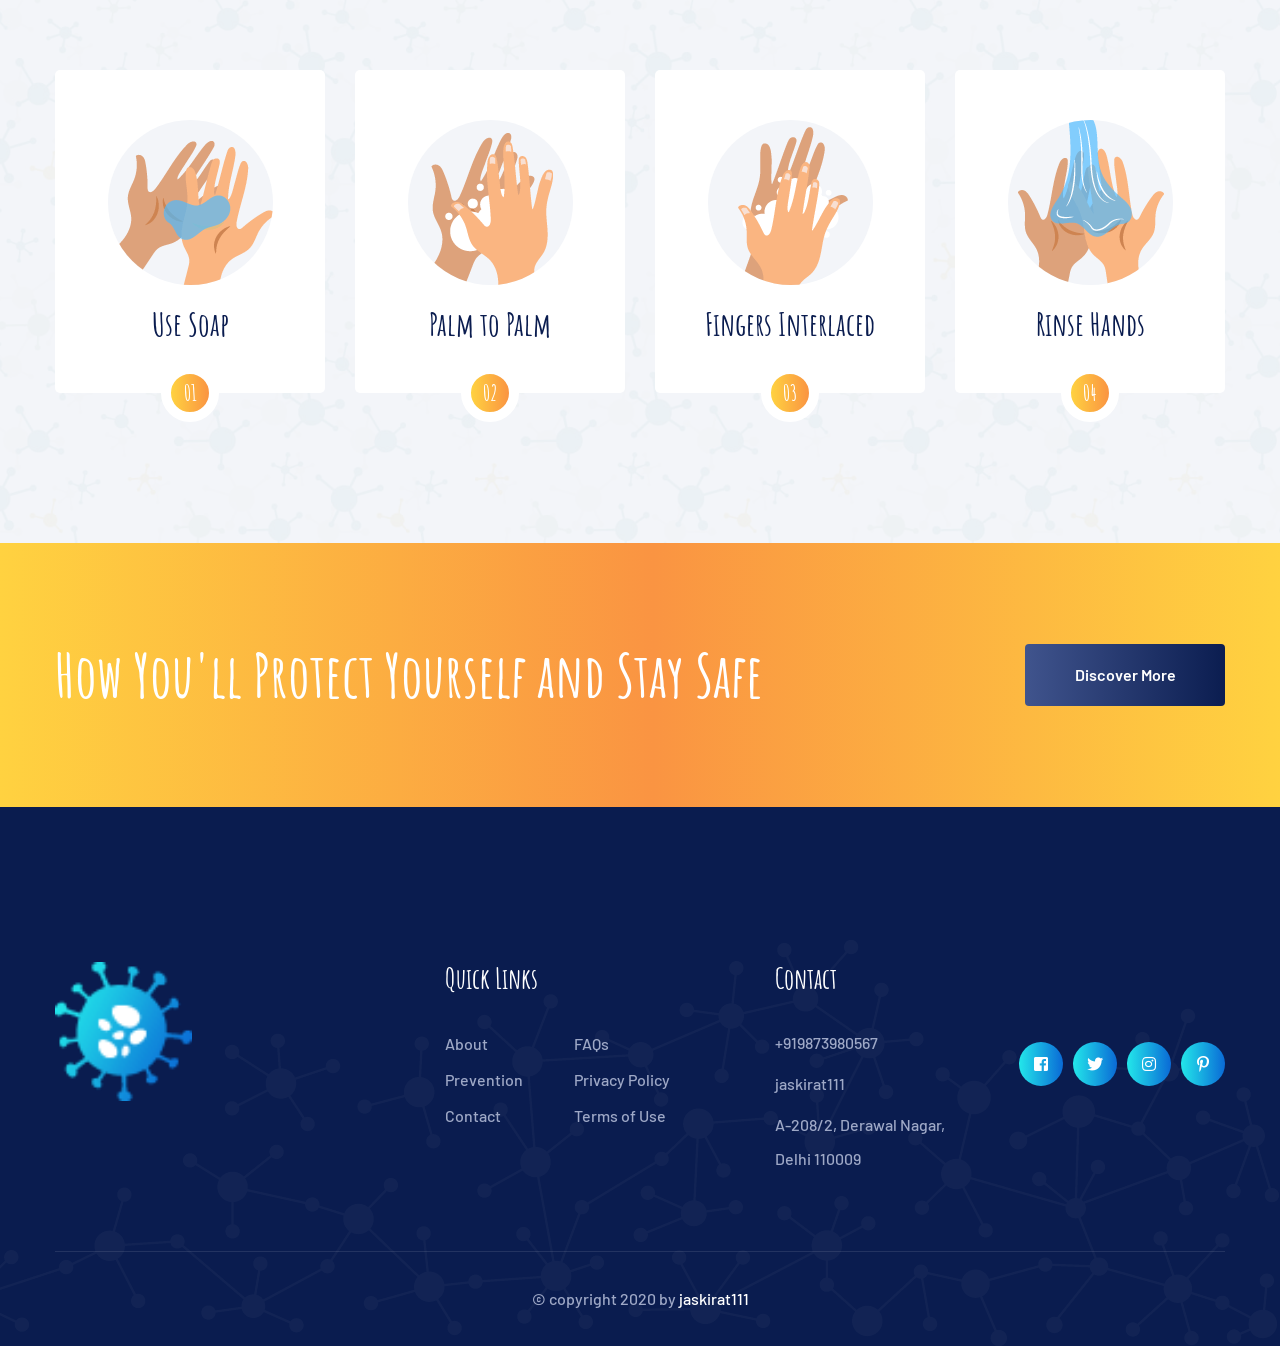
<file: Web App/flask app/upload.html>
<!DOCTYPE html>
<html lang="en">
  <head>
    <meta charset="UTF-8" />
    <meta name="viewport" content="width=device-width, initial-scale=1.0" />
    <meta http-equiv="X-UA-Compatible" content="ie=edge" />

    <title>COVID-19 Detector</title>
    <link
      rel="apple-touch-icon"
      sizes="180x180"
      href="assets/images/favicons/apple-touch-icon.png"
    />
    <link
      rel="icon"
      type="image/png"
      sizes="32x32"
      href="assets/images/favicons/favicon-32x32.png"
    />
    <link
      rel="icon"
      type="image/png"
      sizes="16x16"
      href="assets/images/favicons/favicon-16x16.png"
    />
    <link rel="manifest" href="assets/images/favicons/site.webmanifest" />

    <!-- plugin scripts -->

    <link
      href="https://fonts.googleapis.com/css?family=Amatic+SC:400,700%7CBarlow:300,400,500,600,700,800,900%7CPT+Sans:400,700&display=swap"
      rel="stylesheet"
    />

    <link rel="stylesheet" href="assets/css/animate.min.css" />
    <link rel="stylesheet" href="assets/css/bootstrap.min.css" />
    <link rel="stylesheet" href="assets/css/owl.carousel.min.css" />
    <link rel="stylesheet" href="assets/css/owl.theme.default.min.css" />
    <link rel="stylesheet" href="assets/css/magnific-popup.css" />
    <link rel="stylesheet" href="assets/css/fontawesome-all.min.css" />
    <link rel="stylesheet" href="assets/css/bootstrap-select.min.css" />
    <link rel="stylesheet" href="assets/css/jquery.mCustomScrollbar.min.css" />
    <link rel="stylesheet" href="assets/css/bootstrap-datepicker.min.css" />
    <link rel="stylesheet" href="assets/css/vimns-icons.css" />

    <!-- template styles -->
    <link rel="stylesheet" href="assets/css/main.css" />
    <link rel="stylesheet" href="assets/css/responsive.css" />

    <style type="text/css">
      input[type="file"] {
        display: none;
      }
      .custom-file-upload {
        border: 1px solid #ccc;
        display: inline-block;
        cursor: pointer;
      }
    </style>
  </head>

  <body>
    <div class="preloader">
      <img src="assets/images/loader.png" class="preloader__image" alt="" />
    </div>
    <!-- /.preloader -->
    <div class="page-wrapper">
      <header class="site-header-one">
        <nav class="main-nav__one stricky">
          <div class="container-fluid">
            <div class="main-nav__logo-box">
              <a href="index.html">
                <img width="137" src="assets/images/logo-1-1.png" alt="" />
              </a>
              <a href="#" class="side-menu__toggler"
                ><i class="fa fa-bars"></i
              ></a>
            </div>
            <!-- /.main-nav__logo-box -->
            <div class="main-nav__main-navigation">
              <ul class="main-nav__navigation-box">
                <li class="dropdown">
                  <a href="index.html">Home</a>
                </li>
                <li>
                  <a href="about.html">About</a>
                </li>
                <li>
                  <a href="prevention.html">Preventions</a>
                </li>
                <li>
                  <a href="faqs.html">FAQs</a>
                </li>

                <li class="dropdown">
                  <a href="https://news.google.com/search?q=covid">News</a>
                </li>
                <li>
                  <a href="contact.html">Contact</a>
                </li>
              </ul>
            </div>
            <!-- /.main-nav__main-navigation -->
            <div class="main-nav__cta">
              <div class="main-nav__cta-icon">
                <i class="vimns-icon-phone"></i>
              </div>
              <!-- /.main-nav__cta-icon -->
              <div class="main-nav__cta-content">
                <h3><a href="tel:+919873980567">+919873980567</a></h3>
                <p>Helpline</p>
              </div>
              <!-- /.main-nav__cta-content -->
            </div>
            <!-- /.main-nav__cta -->
            <div class="main-nav__right">
              <a href="upload.html" class="main-nav__btn">Detect COVID</a
              ><!-- /.main-nav__btn -->
            </div>
            <!-- /.main-nav__right -->
          </div>
          <!-- /.container-fluid -->
        </nav>
        <!-- /.main-nav__one -->
      </header>
      <!-- /.site-header-one -->

      <section class="page-header">
        <div class="container">
          <h2>COVID Detector</h2>
          <ul class="thm-breadcrumb list-unstyled">
            <li><a href="#">Home</a></li>
            <li><span>Detect COVID</span></li>
          </ul>
          <!-- /.thm-breadcrumb -->
        </div>
        <!-- /.container -->
      </section>
      <!-- /.page-header -->

      <section class="prevention-one prevention-one__prevention-page">
        <div class="container">
          <div class="block-title text-center">
            <h3>Upload Image</h3>
            <br />
            <p style="font-size: 25px;">
              Please select the type of image you want to diagnose
            </p>
          </div>
          <!-- /.block-title text-center -->

          <div class="row">
            <div class="col-lg-6" style="padding-bottom: 20px;">
              <div class="card" style="width: 100%;">
                <p
                  class="card-title"
                  style="
                    text-align: center;
                    padding-top: 10px;
                    padding-bottom: 10px;
                    color: white;
                    background-color: #112559;
                  "
                >
                  Chest X-Ray
                </p>
                <img
                  class="card-img-top"
                  src="assets/images/x-ray.png"
                  height="100%"
                  alt="Card image cap"
                />
                <div class="card-body">
                  <p class="card-text"></p>

                  <div class="text-center">
                    <form
                      action="/uploaded_chest"
                      method="post"
                      enctype="multipart/form-data"
                    >
                      <label
                        for="file-upload_1"
                        id="label_1"
                        class="custom-file-upload btn btn-primary"
                        style="margin-top: 8px; margin-right: 10px;"
                      >
                        Select Image
                      </label>
                      <input
                        type="file"
                        name="file"
                        id="file-upload_1"
                        onchange="showname()"
                      />
                      <input
                        type="submit"
                        value="Upload"
                        class="btn btn-success"
                      />
                    </form>
                  </div>
                </div>
              </div>
            </div>
            <!-- /.col-lg-6 -->
            <div class="col-lg-6">
              <div class="card" style="width: 100%;">
                <p
                  class="card-title"
                  style="
                    text-align: center;
                    padding-top: 10px;
                    padding-bottom: 10px;
                    color: white;
                    background-color: #112559;
                  "
                >
                  CT Scan
                </p>
                <img
                  class="card-img-top"
                  src="assets/images/ct-scan.png"
                  height="100%"
                  alt="Card image cap"
                />
                <div class="card-body">
                  <p class="card-text"></p>

                  <div class="text-center">
                    <form
                      action="/uploaded_ct"
                      method="post"
                      enctype="multipart/form-data"
                    >
                      <label
                        for="file-upload_2"
                        id="label_2"
                        class="custom-file-upload btn btn-primary"
                        style="margin-top: 8px; margin-right: 10px;"
                      >
                        Select Image
                      </label>
                      <input
                        type="file"
                        name="file"
                        id="file-upload_2"
                        onchange="showname_2()"
                      />
                      <input
                        type="submit"
                        value="Upload"
                        class="btn btn-success"
                      />
                    </form>
                  </div>
                </div>
              </div>
            </div>
            <!-- /.col-lg-6 -->
          </div>
          <!-- /.row -->
        </div>
        <!-- /.container -->
      </section>
      <!-- /.prevention-one -->

      <section class="hand-wash-one">
        <div class="container">
          <div class="block-title text-center">
            <p>4 Easy Steps</p>
            <h3>Hand Wash Procedure</h3>
          </div>
          <!-- /.block-title text-center -->
          <div class="row">
            <div
              class="col-lg-3 col-md-6 wow fadeInUp"
              data-wow-duration="1500ms"
              data-wow-delay="000ms"
            >
              <div class="hand-wash-one__single">
                <div class="hand-wash-one__image">
                  <img src="assets/images/shapes/hw-i-1-1.png" alt="" />
                </div>
                <!-- /.hand-wash-one__image -->
                <h3>Use Soap</h3>
              </div>
              <!-- /.hand-wash-one__single -->
            </div>
            <!-- /.col-lg-3 col-md-6 wow fadeInUp -->
            <div
              class="col-lg-3 col-md-6 wow fadeInUp"
              data-wow-duration="1500ms"
              data-wow-delay="100ms"
            >
              <div class="hand-wash-one__single">
                <div class="hand-wash-one__image">
                  <img src="assets/images/shapes/hw-i-1-2.png" alt="" />
                </div>
                <!-- /.hand-wash-one__image -->
                <h3>Palm to Palm</h3>
              </div>
              <!-- /.hand-wash-one__single -->
            </div>
            <!-- /.col-lg-3 col-md-6 wow fadeInUp -->
            <div
              class="col-lg-3 col-md-6 wow fadeInUp"
              data-wow-duration="1500ms"
              data-wow-delay="200ms"
            >
              <div class="hand-wash-one__single">
                <div class="hand-wash-one__image">
                  <img src="assets/images/shapes/hw-i-1-3.png" alt="" />
                </div>
                <!-- /.hand-wash-one__image -->
                <h3>Fingers Interlaced</h3>
              </div>
              <!-- /.hand-wash-one__single -->
            </div>
            <!-- /.col-lg-3 col-md-6 wow fadeInUp -->
            <div
              class="col-lg-3 col-md-6 wow fadeInUp"
              data-wow-duration="1500ms"
              data-wow-delay="300ms"
            >
              <div class="hand-wash-one__single">
                <div class="hand-wash-one__image">
                  <img src="assets/images/shapes/hw-i-1-4.png" alt="" />
                </div>
                <!-- /.hand-wash-one__image -->
                <h3>Rinse Hands</h3>
              </div>
              <!-- /.hand-wash-one__single -->
            </div>
            <!-- /.col-lg-3 col-md-6 wow fadeInUp -->
          </div>
          <!-- /.row -->
        </div>
        <!-- /.container -->
      </section>
      <!-- /.hand-wash-one -->

      <section class="cta-one">
        <div class="container">
          <div class="cta-one__left">
            <h3>How You'll Protect Yourself and Stay Safe</h3>
          </div>
          <!-- /.cta-one__left -->
          <div class="cta-one__right">
            <a href="#" class="thm-btn cta-one__btn">Discover More</a
            ><!-- /.thm-btn cta-one__btn -->
          </div>
          <!-- /.cta-one__right -->
        </div>
        <!-- /.container -->
      </section>
      <!-- /.cta-one -->

      <footer class="site-footer-one site-footer-one__home-one">
        <div class="site-footer-one__upper">
          <div class="container">
            <div class="row">
              <div class="col-lg-4">
                <div class="footer-widget footer-widget__about">
                  <a href="index.html" class="footer-widget__logo">
                    <img width="137" src="assets/images/loader.png" alt="" />
                  </a>
                  <p></p>
                </div>
                <!-- /.footer-widget footer-widget__about -->
              </div>
              <!-- /.col-lg-4 -->
              <div class="col-lg-3">
                <div class="footer-widget footer-widget__links">
                  <h3 class="footer-widget__title">Quick Links</h3>
                  <!-- /.footer-widget__title -->
                  <div class="footer-widget__links-wrap">
                    <ul class="list-unstyled footer-widget__links-list">
                      <li><a href="about.html">About</a></li>

                      <li><a href="prevention.html">Prevention</a></li>
                      <li><a href="contact.html">Contact</a></li>
                    </ul>
                    <!-- /.list-unstyled -->
                    <ul class="list-unstyled footer-widget__links-list">
                      <li><a href="faqs.html">FAQs</a></li>
                      <li><a href="about.html">Privacy Policy</a></li>
                      <li><a href="about.html">Terms of Use</a></li>
                    </ul>
                    <!-- /.list-unstyled -->
                  </div>
                  <!-- /.footer-widget__links-wrap -->
                </div>
                <!-- /.footer-widget footer-widget__about -->
              </div>
              <!-- /.col-lg-3 -->
              <div class="col-lg-3">
                <div class="footer-widget footer-widget__contact">
                  <h3 class="footer-widget__title">Contact</h3>
                  <!-- /.footer-widget__title -->
                  <p><a href="tel:+919873980567">+919873980567</a></p>
                  <p>
                    <a href="https://github.com/jaskirat111">jaskirat111</a>
                  </p>
                  <p>
                    A-208/2, Derawal Nagar,<br />
                    Delhi 110009
                  </p>
                </div>
                <!-- /.footer-widget footer-widget__contact -->
              </div>
              <div class="col-lg-2 d-flex">
                <div class="footer-widget my-auto">
                  <div class="footer-widget__social">
                    <a
                      href="#"
                      class="fab fa-facebook-square"
                      href="https://www.facebook.com/"
                    ></a>
                    <a
                      href="#"
                      class="fab fa-twitter"
                      href="https://www.twitter.com/"
                    ></a>
                    <a
                      href="#"
                      class="fab fa-instagram"
                      href="https://www.instagram.com/"
                    ></a>
                    <a
                      href="#"
                      class="fab fa-pinterest-p"
                      href="https://www.pinterest.com/"
                    ></a>
                  </div>
                  <!-- /.footer-widget__social -->
                </div>
                <!-- /.footer-widget -->
              </div>
              <!-- /.col-lg-2 -->
            </div>
            <!-- /.row -->
          </div>
          <!-- /.container -->
        </div>
        <!-- /.site-footer-one__upper -->
        <div class="site-footer-one__bottom">
          <div class="container">
            <p>
              © copyright 2020 by
              <a href="https://www.github.com/jaskirat111">jaskirat111</a>
            </p>
          </div>
          <!-- /.container -->
        </div>
        <!-- /.site-footer-one__bottom -->
      </footer>
      <!-- /.site-footer-one -->
    </div>
    <!-- /.page-wrapper -->

    <a href="#" data-target="html" class="scroll-to-target scroll-to-top"
      ><i class="fa fa-angle-up"></i
    ></a>

    <div class="side-menu__block">
      <div class="side-menu__block-overlay custom-cursor__overlay">
        <div class="cursor"></div>
        <div class="cursor-follower"></div>
      </div>
      <!-- /.side-menu__block-overlay -->
      <div class="side-menu__block-inner">
        <div class="side-menu__top justify-content-end">
          <a href="#" class="side-menu__toggler side-menu__close-btn"
            ><img src="assets/images/shapes/close-1-1.png" alt=""
          /></a>
        </div>
        <!-- /.side-menu__top -->

        <nav class="mobile-nav__container">
          <!-- content is loading via js -->
        </nav>
        <div class="side-menu__sep"></div>
        <!-- /.side-menu__sep -->
        <div class="side-menu__content">
          <p></p>
          <p>
            <a href="mailto:jk-singh@outlook.com">jk-singh@outlook.com</a>
            <br />
            <a href="tel:+919873980567">+919873980567</a>
          </p>
          <div class="side-menu__social">
            <a
              href="#"
              class="fab fa-facebook-square"
              href="https://www.facebook.com/"
            ></a>
            <a
              href="#"
              class="fab fa-twitter"
              href="https://www.twitter.com/"
            ></a>
            <a
              href="#"
              class="fab fa-instagram"
              href="https://www.instagram.com/"
            ></a>
            <a
              href="#"
              class="fab fa-pinterest-p"
              href="https://www.pinterest.com/"
            ></a>
          </div>
        </div>
        <!-- /.side-menu__content -->
      </div>
      <!-- /.side-menu__block-inner -->
    </div>
    <!-- /.side-menu__block -->

    <script type="text/javascript">
      function showname() {
        var name_1 = document.getElementById("file-upload_1");
        document.getElementById("label_1").innerHTML = name_1.files.item(
          0
        ).name;
      }
      function showname_2() {
        var name_2 = document.getElementById("file-upload_2");
        document.getElementById("label_2").innerHTML = name_2.files.item(
          0
        ).name;
      }
    </script>
    <script src="assets/js/jquery.min.js"></script>
    <script src="assets/js/bootstrap.bundle.min.js"></script>
    <script src="assets/js/owl.carousel.min.js"></script>
    <script src="assets/js/waypoints.min.js"></script>
    <script src="assets/js/jquery.counterup.min.js"></script>
    <script src="assets/js/TweenMax.min.js"></script>
    <script src="assets/js/wow.js"></script>
    <script src="assets/js/jquery.magnific-popup.min.js"></script>
    <script src="assets/js/jquery.ajaxchimp.min.js"></script>
    <script src="assets/js/jquery.validate.min.js"></script>
    <script src="assets/js/bootstrap-select.min.js"></script>
    <script src="assets/js/jquery.mCustomScrollbar.concat.min.js"></script>
    <script src="assets/js/bootstrap-datepicker.min.js"></script>
    <script src="assets/js/isotope.js"></script>

    <!-- template scripts -->
    <script src="assets/js/theme.js"></script>
    <script src="assets/js/testimonials-owl.carousel.config.js"></script>
  </body>
</html>
</file>
<file: Web App/flask app/assets/css/vimns-icons.css>
@font-face {
  font-family: 'vimns-icons';
  src:  url('../fonts/vimns-icons.eot?wz00rk');
  src:  url('../fonts/vimns-icons.eot?wz00rk#iefix') format('embedded-opentype'),
    url('../fonts/vimns-icons.ttf?wz00rk') format('truetype'),
    url('../fonts/vimns-icons.woff?wz00rk') format('woff'),
    url('../fonts/vimns-icons.svg?wz00rk#vimns-icons') format('svg');
  font-weight: normal;
  font-style: normal;
  font-display: block;
}

[class^="vimns-icon-"], [class*=" vimns-icon-"] {
  /* use !important to prevent issues with browser extensions that change fonts */
  font-family: 'vimns-icons' !important;
  font-style: normal;
  font-weight: normal;
  font-variant: normal;
  text-transform: none;
  line-height: 1;

  /* Better Font Rendering =========== */
  -webkit-font-smoothing: antialiased;
  -moz-osx-font-smoothing: grayscale;
}

.vimns-icon-phone:before {
  content: "\e900";
}
.vimns-icon-alert:before {
  content: "\e901";
}
.vimns-icon-virus:before {
  content: "\e902";
}
.vimns-icon-mask:before {
  content: "\e903";
}
.vimns-icon-tick:before {
  content: "\e904";
}
.vimns-icon-back:before {
  content: "\e905";
}
.vimns-icon-front:before {
  content: "\e909";
}
.vimns-icon-screw:before {
  content: "\e906";
}
.vimns-icon-work:before {
  content: "\e907";
}
.vimns-icon-mail:before {
  content: "\e908";
}
.vimns-icon-infected:before {
  content: "\e90a";
}
.vimns-icon-washing-hands:before {
  content: "\e90b";
}
.vimns-icon-shopping-online:before {
  content: "\e90c";
}
.vimns-icon-network:before {
  content: "\e90d";
}
.vimns-icon-worldwide:before {
  content: "\e90e";
}
.vimns-icon-family:before {
  content: "\e90f";
}
.vimns-icon-grave:before {
  content: "\e910";
}
</file>
<file: Web App/flask app/assets/css/main.css>
/*--------------------------------------------------------------
>>> TABLE OF CONTENTS:
----------------------------------------------------------------
# Common
# Animations
# Topbar
# Main Menu
# Banner
# Prevention
# Services
# Funfact
# About
# Handwash
# Footer
# call to action
# Team
# Mailchimp
# Faq
# Blog
# Contact
# Page Header
# Brand
# Testimonials
# Sidebar
# Progress
# Map
# Video
# Mobile Menu
--------------------------------------------------------------*/
/*--------------------------------------------------------------
# Common
--------------------------------------------------------------*/
:root {
  --thm-font: 'Barlow', sans-serif;
  --heading-font: 'Amatic SC';
  --thm-base: #0c75d8;
  --thm-base-rgb: 12, 117, 216;
  --thm-primary: #ffd240;
  --thm-primary-rgb: 255, 210, 64;
  --thm-black: #0a1c4f;
  --thm-black-rgb: 10, 28, 79;
  --thm-gray: #f3f5f9;
  --thm-gray2: #f2f4f8;
  --thm-text: #848895;
}

body {
  font-family: var(--thm-font);
  color: var(--thm-text);
  font-size: 18px;
  line-height: 36px;
  font-weight: 500;
}

a:active,
a:hover,
a:focus,
a:visited {
  text-decoration: none;
}

h1,
h2,
h3,
h4,
h5,
h6 {
  font-family: var(--heading-font);
}

.page-wrapper {
  position: relative;
  margin: 0 auto;
  width: 100%;
  min-width: 300px;
  overflow: hidden;
}

@media (min-width: 1200px) {
  .container {
    max-width: 1200px;
  }
}

/* block title */
.block-title {
  margin-bottom: 60px;
}

.block-title p {
  margin: 0;
  color: var(--thm-base);
  font-weight: 500;
  font-size: 18px;
  line-height: 1em;
}

.block-title p + h3 {
  margin-top: 11px;
}

.block-title h3 {
  margin: 0;
  font-weight: bold;
  font-size: 60px;
  color: var(--thm-black);
}

/* thm btn */
.thm-btn {
  border: none;
  outline: none;
  display: inline-block;
  vertical-align: middle;
  background-image: -webkit-gradient(linear, left top, right top, from(#ffd240), color-stop(51%, #fa9442), to(#ffd240));
  background-image: linear-gradient(90deg, #ffd240 0%, #fa9442 51%, #ffd240 100%);
  background-size: 200% auto;
  -webkit-transition: 500ms;
  transition: 500ms;
  font-size: 16px;
  font-weight: 600;
  color: #fff;
  border-radius: 4px;
  padding: 13px 49.5px;
}

.thm-btn:hover {
  color: #fff;
  background-position: right;
}

.bootstrap-select .btn-light:not(:disabled):not(.disabled).active,
.bootstrap-select .btn-light:not(:disabled):not(.disabled):active,
.bootstrap-select .show > .btn-light.dropdown-toggle {
  background-color: transparent !important;
  -webkit-box-shadow: none !important;
          box-shadow: none !important;
  outline: none !important;
}

.bootstrap-select > .dropdown-toggle {
  -webkit-box-shadow: none !important;
          box-shadow: none !important;
}

.bootstrap-select .dropdown-toggle:focus,
.bootstrap-select > select.mobile-device:focus + .dropdown-toggle {
  outline: none !important;
}

.bootstrap-select .dropdown-menu {
  padding-top: 0;
  padding-bottom: 0;
  margin-top: 0;
  z-index: 991;
  border-radius: 0;
}

.bootstrap-select .dropdown-menu > li + li > a {
  border-top: 1px solid var(--thm-gray);
}

.bootstrap-select .dropdown-menu > li.selected > a {
  background: var(--thm-base);
  color: #fff;
}

.bootstrap-select .dropdown-menu > li > a {
  font-size: 16px;
  font-weight: 500;
  padding: 4px 20px;
  color: var(--thm-black);
  -webkit-transition: all .4s ease;
  transition: all .4s ease;
}

.bootstrap-select .dropdown-menu > li > a:hover {
  background: var(--thm-base);
  color: #fff;
  cursor: pointer;
}

/* datepicker */
.datepicker.dropdown-menu {
  min-width: 17rem;
}

.datepicker table {
  width: 100%;
}

.post-pagination {
  display: -webkit-box;
  display: -ms-flexbox;
  display: flex;
  -webkit-box-pack: center;
  -ms-flex-pack: center;
      justify-content: center;
  -webkit-box-align: center;
  -ms-flex-align: center;
      align-items: center;
  -ms-flex-wrap: wrap;
      flex-wrap: wrap;
}

.post-pagination a {
  border-radius: 50%;
  background-color: var(--thm-gray);
  color: #9ca3a9;
  font-size: 18px;
  font-weight: 600;
  text-align: center;
  padding: 0;
  display: -webkit-box;
  display: -ms-flexbox;
  display: flex;
  -webkit-box-align: center;
  -ms-flex-align: center;
      align-items: center;
  -webkit-box-pack: center;
  -ms-flex-pack: center;
      justify-content: center;
  width: 57px;
  height: 57px;
  -webkit-transition: all .4s ease;
  transition: all .4s ease;
}

.post-pagination a:hover {
  background-color: var(--thm-primary);
  color: #fff;
}

.post-pagination a.active {
  background-color: var(--thm-base);
  color: #fff;
  cursor: auto;
}

.post-pagination a + a {
  margin-left: 15px;
}

.preloader {
  position: fixed;
  background-color: #fff;
  background-position: center center;
  background-repeat: no-repeat;
  top: 0;
  left: 0;
  right: 0;
  bottom: 0;
  z-index: 9991;
  display: -webkit-box;
  display: -ms-flexbox;
  display: flex;
  -webkit-box-pack: center;
  -ms-flex-pack: center;
      justify-content: center;
  -webkit-box-align: center;
  -ms-flex-align: center;
      align-items: center;
  text-align: center;
}

.preloader__image {
  -webkit-animation-fill-mode: both;
  animation-fill-mode: both;
  -webkit-animation-name: flipInY;
  animation-name: flipInY;
  -webkit-animation-duration: 2s;
  animation-duration: 2s;
  -webkit-animation-iteration-count: infinite;
  animation-iteration-count: infinite;
}

.scroll-to-top {
  display: inline-block;
  width: 45px;
  height: 45px;
  background-image: -webkit-gradient(linear, left top, right top, from(#ffd240), color-stop(51%, #fa9442), to(#ffd240));
  background-image: linear-gradient(90deg, #ffd240 0%, #fa9442 51%, #ffd240 100%);
  background-size: 200% auto;
  position: fixed;
  bottom: 40px;
  right: 40px;
  z-index: 99;
  text-align: center;
  -webkit-transition: all .4s ease;
  transition: all .4s ease;
  display: none;
  border-radius: 50%;
  transition: all .4s ease;
}

.scroll-to-top i {
  color: #ffffff;
  font-size: 18px;
  line-height: 45px;
}

.scroll-to-top:hover {
  background-position: right;
}

.scroll-to-top:hover i {
  color: #fff;
}

/* Cursor Style */
.cursor {
  position: absolute;
  background-color: #fff;
  width: 6px;
  height: 6px;
  border-radius: 100%;
  z-index: 1;
  -webkit-transition: 0.2s cubic-bezier(0.75, -0.27, 0.3, 1.33) opacity, 0.3s cubic-bezier(0.75, -1.27, 0.3, 2.33) -webkit-transform;
  transition: 0.2s cubic-bezier(0.75, -0.27, 0.3, 1.33) opacity, 0.3s cubic-bezier(0.75, -1.27, 0.3, 2.33) -webkit-transform;
  transition: 0.3s cubic-bezier(0.75, -1.27, 0.3, 2.33) transform, 0.2s cubic-bezier(0.75, -0.27, 0.3, 1.33) opacity;
  transition: 0.3s cubic-bezier(0.75, -1.27, 0.3, 2.33) transform, 0.2s cubic-bezier(0.75, -0.27, 0.3, 1.33) opacity, 0.3s cubic-bezier(0.75, -1.27, 0.3, 2.33) -webkit-transform;
  -webkit-user-select: none;
  -moz-user-select: none;
  -ms-user-select: none;
  user-select: none;
  pointer-events: none;
  z-index: 10000;
  -webkit-transform: scale(1);
  transform: scale(1);
  visibility: hidden;
}

.cursor {
  visibility: visible;
}

.cursor.active {
  opacity: 0.5;
  -webkit-transform: scale(0);
  transform: scale(0);
}

.cursor.hovered {
  opacity: 0.08;
}

.cursor-follower {
  position: absolute;
  background-color: RGBA(255, 255, 255, 0.3);
  width: 50px;
  height: 50px;
  border-radius: 100%;
  z-index: 1;
  -webkit-transition: 0.2s cubic-bezier(0.75, -0.27, 0.3, 1.33) opacity, 0.6s cubic-bezier(0.75, -1.27, 0.3, 2.33) -webkit-transform;
  transition: 0.2s cubic-bezier(0.75, -0.27, 0.3, 1.33) opacity, 0.6s cubic-bezier(0.75, -1.27, 0.3, 2.33) -webkit-transform;
  transition: 0.6s cubic-bezier(0.75, -1.27, 0.3, 2.33) transform, 0.2s cubic-bezier(0.75, -0.27, 0.3, 1.33) opacity;
  transition: 0.6s cubic-bezier(0.75, -1.27, 0.3, 2.33) transform, 0.2s cubic-bezier(0.75, -0.27, 0.3, 1.33) opacity, 0.6s cubic-bezier(0.75, -1.27, 0.3, 2.33) -webkit-transform;
  -webkit-user-select: none;
  -moz-user-select: none;
  -ms-user-select: none;
  user-select: none;
  pointer-events: none;
  z-index: 10000;
  visibility: hidden;
}

.cursor-follower {
  visibility: visible;
}

.cursor-follower.active {
  opacity: 0.7;
  -webkit-transform: scale(1);
  transform: scale(1);
}

.cursor-follower.hovered {
  opacity: 0.08;
}

.cursor-follower.close-cursor:before {
  position: absolute;
  content: '';
  height: 25px;
  width: 2px;
  background: #fff;
  left: 48%;
  top: 12px;
  -webkit-transform: rotate(-45deg);
  transform: rotate(-45deg);
  display: inline-block;
}

.cursor-follower.close-cursor:after {
  position: absolute;
  content: '';
  height: 25px;
  width: 2px;
  background: #fff;
  right: 48%;
  top: 12px;
  -webkit-transform: rotate(45deg);
  transform: rotate(45deg);
}

/*--------------------------------------------------------------
# Animations
--------------------------------------------------------------*/
@-webkit-keyframes planeMove2 {
  0% {
    -webkit-transform: translateX(0px);
    transform: translateX(0px);
  }
  25% {
    -webkit-transform: translateX(5px);
    transform: translateX(5px);
  }
  50% {
    -webkit-transform: translateX(10px);
    transform: translateX(10px);
  }
  75% {
    -webkit-transform: translateX(5px);
    transform: translateX(5px);
  }
  100% {
    -webkit-transform: translateX(0px);
    transform: translateX(0px);
  }
}
@keyframes planeMove2 {
  0% {
    -webkit-transform: translateX(0px);
    transform: translateX(0px);
  }
  25% {
    -webkit-transform: translateX(5px);
    transform: translateX(5px);
  }
  50% {
    -webkit-transform: translateX(10px);
    transform: translateX(10px);
  }
  75% {
    -webkit-transform: translateX(5px);
    transform: translateX(5px);
  }
  100% {
    -webkit-transform: translateX(0px);
    transform: translateX(0px);
  }
}

@-webkit-keyframes virusMove {
  0% {
    -webkit-transform: rotate(0deg) translateZ(0px);
            transform: rotate(0deg) translateZ(0px);
  }
  25% {
    -webkit-transform: rotate(90deg) translateZ(20px);
            transform: rotate(90deg) translateZ(20px);
  }
  50% {
    -webkit-transform: rotate(180deg) translateZ(30px);
            transform: rotate(180deg) translateZ(30px);
  }
  75% {
    -webkit-transform: rotate(90deg) translateZ(20px);
            transform: rotate(90deg) translateZ(20px);
  }
  100% {
    -webkit-transform: rotate(0) translateZ(0px);
            transform: rotate(0) translateZ(0px);
  }
}

@keyframes virusMove {
  0% {
    -webkit-transform: rotate(0deg) translateZ(0px);
            transform: rotate(0deg) translateZ(0px);
  }
  25% {
    -webkit-transform: rotate(90deg) translateZ(20px);
            transform: rotate(90deg) translateZ(20px);
  }
  50% {
    -webkit-transform: rotate(180deg) translateZ(30px);
            transform: rotate(180deg) translateZ(30px);
  }
  75% {
    -webkit-transform: rotate(90deg) translateZ(20px);
            transform: rotate(90deg) translateZ(20px);
  }
  100% {
    -webkit-transform: rotate(0) translateZ(0px);
            transform: rotate(0) translateZ(0px);
  }
}

@-webkit-keyframes bubbleMover {
  0% {
    -webkit-transform: translateY(0px) translateX(0) rotate(0);
    transform: translateY(0px) translateX(0) rotate(0);
  }
  30% {
    -webkit-transform: translateY(30px) translateX(50px) rotate(15deg);
    transform: translateY(30px) translateX(50px) rotate(15deg);
    -webkit-transform-origin: center center;
    transform-origin: center center;
  }
  50% {
    -webkit-transform: translateY(50px) translateX(100px) rotate(45deg);
    transform: translateY(50px) translateX(100px) rotate(45deg);
    -webkit-transform-origin: right bottom;
    transform-origin: right bottom;
  }
  80% {
    -webkit-transform: translateY(30px) translateX(50px) rotate(15deg);
    transform: translateY(30px) translateX(50px) rotate(15deg);
    -webkit-transform-origin: left top;
    transform-origin: left top;
  }
  100% {
    -webkit-transform: translateY(0px) translateX(0) rotate(0);
    transform: translateY(0px) translateX(0) rotate(0);
    -webkit-transform-origin: center center;
    transform-origin: center center;
  }
}

@keyframes bubbleMover {
  0% {
    -webkit-transform: translateY(0px) translateX(0) rotate(0);
    transform: translateY(0px) translateX(0) rotate(0);
  }
  30% {
    -webkit-transform: translateY(30px) translateX(50px) rotate(15deg);
    transform: translateY(30px) translateX(50px) rotate(15deg);
    -webkit-transform-origin: center center;
    transform-origin: center center;
  }
  50% {
    -webkit-transform: translateY(50px) translateX(100px) rotate(45deg);
    transform: translateY(50px) translateX(100px) rotate(45deg);
    -webkit-transform-origin: right bottom;
    transform-origin: right bottom;
  }
  80% {
    -webkit-transform: translateY(30px) translateX(50px) rotate(15deg);
    transform: translateY(30px) translateX(50px) rotate(15deg);
    -webkit-transform-origin: left top;
    transform-origin: left top;
  }
  100% {
    -webkit-transform: translateY(0px) translateX(0) rotate(0);
    transform: translateY(0px) translateX(0) rotate(0);
    -webkit-transform-origin: center center;
    transform-origin: center center;
  }
}

@-webkit-keyframes featureImgBounce {
  0% {
    -webkit-transform: translateY(0);
    transform: translateY(0);
  }
  100% {
    -webkit-transform: translateY(-30px);
    transform: translateY(-30px);
  }
}

@keyframes featureImgBounce {
  0% {
    -webkit-transform: translateY(0);
    transform: translateY(0);
  }
  100% {
    -webkit-transform: translateY(-30px);
    transform: translateY(-30px);
  }
}

@-webkit-keyframes roundRound {
  0% {
    -webkit-transform: rotate(0deg);
            transform: rotate(0deg);
  }
  25% {
    -webkit-transform: rotate(15deg);
            transform: rotate(15deg);
  }
  50% {
    -webkit-transform: rotate(30deg);
            transform: rotate(30deg);
  }
  75% {
    -webkit-transform: rotate(15deg);
            transform: rotate(15deg);
  }
  100% {
    -webkit-transform: rotate(0);
            transform: rotate(0);
  }
}

@keyframes roundRound {
  0% {
    -webkit-transform: rotate(0deg);
            transform: rotate(0deg);
  }
  25% {
    -webkit-transform: rotate(15deg);
            transform: rotate(15deg);
  }
  50% {
    -webkit-transform: rotate(30deg);
            transform: rotate(30deg);
  }
  75% {
    -webkit-transform: rotate(15deg);
            transform: rotate(15deg);
  }
  100% {
    -webkit-transform: rotate(0);
            transform: rotate(0);
  }
}

/*--------------------------------------------------------------
# Topbar
--------------------------------------------------------------*/
.topbar-one {
  background-color: var(--thm-black);
}

.topbar-one .container {
  display: -webkit-box;
  display: -ms-flexbox;
  display: flex;
  -webkit-box-align: center;
      -ms-flex-align: center;
          align-items: center;
  -webkit-box-pack: justify;
      -ms-flex-pack: justify;
          justify-content: space-between;
}

.topbar-one__right {
  display: -webkit-box;
  display: -ms-flexbox;
  display: flex;
  -webkit-box-align: center;
      -ms-flex-align: center;
          align-items: center;
}

.topbar-one__info {
  display: -webkit-box;
  display: -ms-flexbox;
  display: flex;
  -webkit-box-align: center;
      -ms-flex-align: center;
          align-items: center;
  border-right: 1px solid rgba(255, 255, 255, 0.1);
  padding-right: 60px;
  margin-right: 60px;
  padding-top: 37px;
  padding-bottom: 37px;
}

.topbar-one__info h3,
.topbar-one__info p {
  margin: 0;
  line-height: 1em;
}

.topbar-one__info i {
  font-size: 28px;
  background-image: -webkit-gradient(linear, left top, right top, from(#ffd240), to(#fa9442));
  background-image: linear-gradient(90deg, #ffd240 0%, #fa9442 100%);
  -webkit-background-clip: text;
  background-clip: text;
  -webkit-text-fill-color: transparent;
  margin-right: 20px;
  position: relative;
  top: 5px;
}

.topbar-one__info h3 {
  color: #fff;
  font-size: 22px;
  font-weight: bold;
  margin-bottom: 5px;
}

.topbar-one__info h3 a {
  color: inherit;
  -webkit-transition: 500ms;
  transition: 500ms;
}

.topbar-one__info h3 a:hover {
  color: var(--thm-primary);
}

.topbar-one__info p {
  color: #9ea8c6;
  font-size: 14px;
  font-weight: 500;
}

.topbar-one__social {
  display: -webkit-box;
  display: -ms-flexbox;
  display: flex;
  -webkit-box-align: center;
      -ms-flex-align: center;
          align-items: center;
  position: relative;
}

.topbar-one__social a {
  width: 44px;
  height: 44px;
  border-radius: 50%;
  display: -webkit-box;
  display: -ms-flexbox;
  display: flex;
  -webkit-box-pack: center;
      -ms-flex-pack: center;
          justify-content: center;
  -webkit-box-align: center;
      -ms-flex-align: center;
          align-items: center;
  color: #fff;
  font-size: 16px;
  background-image: -webkit-gradient(linear, right top, left top, from(#0a6ad6), to(#23e7ea));
  background-image: linear-gradient(-90deg, #0a6ad6 0%, #23e7ea 100%);
  position: relative;
}

.topbar-one__social a::before {
  position: relative;
  z-index: 10;
}

.topbar-one__social a::after {
  content: '';
  width: 100%;
  height: 100%;
  position: absolute;
  top: 0;
  left: 0;
  border-radius: 50%;
  -webkit-transform: scale(0);
          transform: scale(0);
  -webkit-transition: 500ms;
  transition: 500ms;
  background-image: -webkit-gradient(linear, left top, right top, from(#ffd240), to(#fa9442));
  background-image: linear-gradient(90deg, #ffd240 0%, #fa9442 100%);
}

.topbar-one__social a:hover::after {
  -webkit-transform: scale(1);
          transform: scale(1);
}

.topbar-one__social a + a {
  margin-left: 10px;
}

/*--------------------------------------------------------------
# Main Menu
--------------------------------------------------------------*/
.site-header-one {
  position: absolute;
  top: 0;
  left: 0;
  width: 100%;
  z-index: 91;
  border-bottom: 1px solid rgba(255, 255, 255, 0.1);
}

.main-nav__one .container-fluid {
  padding-left: 100px;
  padding-right: 100px;
  display: -webkit-box;
  display: -ms-flexbox;
  display: flex;
  -webkit-box-align: center;
      -ms-flex-align: center;
          align-items: center;
}

.main-nav__one .main-nav__logo-box {
  padding-right: 100px;
  border-right: 1px solid rgba(255, 255, 255, 0.1);
  min-height: 133px;
  display: -webkit-box;
  display: -ms-flexbox;
  display: flex;
  -webkit-box-align: center;
      -ms-flex-align: center;
          align-items: center;
}

.main-nav__one .main-nav__main-navigation {
  display: -webkit-box;
  display: -ms-flexbox;
  display: flex;
  -webkit-box-pack: center;
      -ms-flex-pack: center;
          justify-content: center;
  -webkit-box-align: center;
      -ms-flex-align: center;
          align-items: center;
  margin-left: 60px;
}

.main-nav__one .side-menu__toggler {
  display: none;
}

.main-nav__one .main-nav__main-navigation ul {
  margin: 0;
  padding: 0;
  list-style: none;
}

.main-nav__one .main-nav__navigation-box {
  display: -webkit-box;
  display: -ms-flexbox;
  display: flex;
  -webkit-box-align: center;
      -ms-flex-align: center;
          align-items: center;
  -webkit-box-pack: center;
      -ms-flex-pack: center;
          justify-content: center;
}

.main-nav__one .main-nav__navigation-box > li {
  padding-top: 48.5px;
  padding-bottom: 48.5px;
}

.main-nav__one .main-nav__navigation-box > li + li {
  margin-left: 50px;
}

.main-nav__one .main-nav__navigation-box > li > a {
  font-size: 18px;
  color: #9ea8c6;
  font-weight: 500;
  display: -webkit-box;
  display: -ms-flexbox;
  display: flex;
  -webkit-box-align: center;
      -ms-flex-align: center;
          align-items: center;
  -webkit-transition: 500ms;
  transition: 500ms;
}

.main-nav__one .main-nav__navigation-box > li:hover > a,
.main-nav__one .main-nav__navigation-box > li.current > a {
  color: #ffffff;
}

/* Dropdown menu */
.main-nav__main-navigation .dropdown-btn {
  display: none;
}

.main-nav__main-navigation .main-nav__navigation-box > li ul {
  position: absolute;
  width: 230px;
  background-color: #fff;
  border-top: 4px solid var(--thm-primary);
  -webkit-box-shadow: 2px 2px 5px 1px rgba(0, 0, 0, 0.05), -2px 0px 5px 1px rgba(0, 0, 0, 0.05);
          box-shadow: 2px 2px 5px 1px rgba(0, 0, 0, 0.05), -2px 0px 5px 1px rgba(0, 0, 0, 0.05);
  -webkit-transform-origin: top;
  transform-origin: top;
  visibility: hidden;
  opacity: 0;
  z-index: 991;
  -webkit-transition: opacity 500ms ease, visibility 500ms ease, -webkit-transform 500ms ease;
  transition: opacity 500ms ease, visibility 500ms ease, -webkit-transform 500ms ease;
  transition: transform 500ms ease, opacity 500ms ease, visibility 500ms ease;
  transition: transform 500ms ease, opacity 500ms ease, visibility 500ms ease, -webkit-transform 500ms ease;
}

.main-nav__main-navigation .main-nav__navigation-box > li ul > li {
  position: relative;
}

.main-nav__main-navigation .main-nav__navigation-box > li ul > li + li {
  border-top: 1px solid rgba(var(--thm-base-rgb), 0.3);
}

.main-nav__main-navigation .main-nav__navigation-box > li ul > li > a {
  display: block;
  color: var(--thm-black);
  font-size: 15px;
  word-break: break-all;
  padding-top: 9.5px;
  padding-bottom: 9.5px;
  padding-left: 20px;
  padding-right: 20px;
  -webkit-transition: all 500ms ease;
  transition: all 500ms ease;
}

.main-nav__main-navigation .main-nav__navigation-box > li ul > li:hover > a {
  color: #fff;
  background-color: var(--thm-base);
}

/* Second level menu */
.main-nav__main-navigation .main-nav__navigation-box > li > ul {
  top: 100%;
  left: 0;
  -webkit-transform: translateY(30px);
  transform: translateY(30px);
  visibility: hidden;
  opacity: 0;
}

.main-nav__main-navigation .main-nav__navigation-box > li:hover > ul {
  -webkit-transform: translateY(0);
  transform: translateY(0);
  visibility: visible;
  opacity: 1;
}

/* Third level menu */
.main-nav__main-navigation .main-nav__navigation-box > li > ul > li > ul {
  top: 0;
  left: 100%;
  -webkit-transform: translateX(30px);
  transform: translateX(30px);
  visibility: hidden;
  opacity: 0;
}

.main-nav__main-navigation .main-nav__navigation-box > li > ul > li:hover > ul {
  -webkit-transform: translateX(0px);
  transform: translateX(0px);
  visibility: visible;
  opacity: 1;
}

/* After Third level menu */
.main-nav__main-navigation .main-nav__navigation-box > li > ul > li > ul > li ul {
  display: none;
}

/* main nav cta */
.main-nav__one .main-nav__cta {
  display: -webkit-box;
  display: -ms-flexbox;
  display: flex;
  -webkit-box-align: center;
      -ms-flex-align: center;
          align-items: center;
  margin-left: 170px;
}

.main-nav__one .main-nav__cta-icon i {
  display: -webkit-box;
  display: -ms-flexbox;
  display: flex;
  -webkit-box-align: center;
      -ms-flex-align: center;
          align-items: center;
  -webkit-box-pack: center;
      -ms-flex-pack: center;
          justify-content: center;
  text-align: center;
  color: #fff;
  font-size: 21px;
  background-image: -webkit-gradient(linear, left top, right top, from(#ffd240), to(#fa9442));
  background-image: linear-gradient(90deg, #ffd240 0%, #fa9442 100%);
  width: 54px;
  height: 54px;
  border-radius: 50%;
  margin-right: 20px;
}

.main-nav__one .main-nav__cta-content h3 {
  margin: 0;
  line-height: 1em;
  color: #fff;
  font-size: 30px;
  font-weight: bold;
}

.main-nav__one .main-nav__cta-content h3 a {
  color: inherit;
  -webkit-transition: all 500ms ease;
  transition: all 500ms ease;
}

.main-nav__one .main-nav__cta-content h3 a:hover {
  color: var(--thm-base);
}

.main-nav__one .main-nav__cta-content p {
  margin: 0;
  color: #9ea8c6;
  font-size: 14px;
  font-weight: 500;
  line-height: 1em;
  margin-top: 3px;
}

.main-nav__one .main-nav__right {
  margin-left: auto;
  display: -webkit-box;
  display: -ms-flexbox;
  display: flex;
  -webkit-box-align: center;
      -ms-flex-align: center;
          align-items: center;
}

.main-nav__one .main-nav__btn {
  display: inline-block;
  border: 2px solid #ffffff;
  font-size: 16px;
  font-weight: 600;
  color: #fff;
  border-radius: 4px;
  padding: 6px 47.5px;
  -webkit-transition: 500ms;
  transition: 500ms;
}

.main-nav__one .main-nav__btn:hover {
  background-color: #fff;
  color: var(--thm-black);
}

/* stricked menu */
.stricked-menu {
  position: fixed;
  top: 0;
  left: 0;
  width: 100%;
  z-index: 999;
  background-color: var(--thm-black);
  -webkit-box-shadow: 0px 6px 13px 0px rgba(0, 0, 0, 0.06);
          box-shadow: 0px 6px 13px 0px rgba(0, 0, 0, 0.06);
  opacity: 0;
  -webkit-transform: translateY(-110%);
  transform: translateY(-110%);
  -webkit-transition: all .4s ease;
  transition: all .4s ease;
}

.stricked-menu.stricky-fixed {
  opacity: 1;
  -webkit-transform: translateY(0%);
  transform: translateY(0%);
}

.stricked-menu .main-nav__logo-box {
  min-height: 85px;
}

.stricked-menu .main-nav__navigation-box > li {
  padding-top: 24.5px;
  padding-bottom: 24.5px;
}

/* main nav two */
.main-nav__two .main-nav__logo-box {
  display: none;
}

.main-nav__two:not(.stricked-menu) {
  position: relative;
  z-index: 11;
  background-color: transparent;
}

.main-nav__two .inner-container {
  padding-left: 50px;
  display: -webkit-box;
  display: -ms-flexbox;
  display: flex;
  -webkit-box-align: center;
      -ms-flex-align: center;
          align-items: center;
  -webkit-box-pack: justify;
      -ms-flex-pack: justify;
          justify-content: space-between;
  position: relative;
  background-image: -webkit-gradient(linear, right top, left top, from(#0a6ad6), to(#23e7ea));
  background-image: linear-gradient(-90deg, #0a6ad6 0%, #23e7ea 100%);
}

.main-nav__two .main-nav__main-navigation ul {
  margin: 0;
  padding: 0;
  list-style: none;
}

.main-nav__two .main-nav__navigation-box {
  display: -webkit-box;
  display: -ms-flexbox;
  display: flex;
  -webkit-box-align: center;
      -ms-flex-align: center;
          align-items: center;
}

.main-nav__two .main-nav__navigation-box > li {
  padding: 18.5px 0;
}

.main-nav__two .main-nav__navigation-box > li + li {
  margin-left: 65px;
}

.main-nav__two .main-nav__navigation-box > li > a {
  font-size: 18px;
  font-weight: 500;
  color: #fff;
}

.main-nav__two .main-nav__btn {
  border-top-left-radius: 0;
  border-bottom-left-radius: 0;
  padding: 18.5px 60px;
  border-radius: 0;
  font-size: 18px;
}

.main-nav__two.stricked-menu {
  background-image: -webkit-gradient(linear, right top, left top, from(#0a6ad6), to(#23e7ea));
  background-image: linear-gradient(-90deg, #0a6ad6 0%, #23e7ea 100%);
}

.main-nav__two.stricked-menu .inner-container {
  background-image: none;
}

/*--------------------------------------------------------------
# Banner
--------------------------------------------------------------*/
.banner-one {
  background-color: #0a1c4f;
  position: relative;
  padding-bottom: 210px;
  padding-top: 308px;
}

.banner-one::before {
  content: '';
  position: absolute;
  top: 0;
  left: 0;
  right: 0;
  bottom: 0;
  background-image: url(../images/background/banner-1--1-bg.jpg);
  background-position: center center;
  background-repeat: no-repeat;
  background-size: cover;
  opacity: 6%;
}

.banner-one .container {
  position: relative;
}

.banner-one__moc {
  position: absolute;
  top: 0;
  right: 0;
  -webkit-animation: planeMove2 5s ease-in infinite;
          animation: planeMove2 5s ease-in infinite;
}

.banner-one__content h3 {
  margin: 0;
  font-size: 75px;
  font-weight: bold;
  color: #fff;
  margin-bottom: 26px;
}

.banner-one__content h3 span {
  display: inline-block;
  line-height: 1em;
  position: relative;
}

.banner-one__content h3 span::before {
  content: '';
  width: 100%;
  height: 7px;
  background-image: url(../images/shapes/banner-1-line.png);
  background-position: center;
  background-repeat: no-repeat;
  position: absolute;
  top: 95%;
  left: 0;
}

.banner-one__content p {
  font-size: 20px;
  line-height: 36px;
  font-weight: 500;
  color: #fff;
  opacity: 60%;
  margin: 0;
  margin-bottom: 44px;
}

.banner-one__btn {
  background-image: -webkit-gradient(linear, right top, left top, from(#0a6ad6), color-stop(51%, #23e7ea), to(#0a6ad6));
  background-image: linear-gradient(-90deg, #0a6ad6 0%, #23e7ea 51%, #0a6ad6 100%);
}

.banner-one__video {
  display: inline-block;
  position: absolute;
  top: -110px;
  right: -70px;
}

.banner-one__video > img {
  border-radius: 50%;
  -webkit-box-shadow: 0px 0px 80px 0px rgba(0, 0, 0, 0.2);
          box-shadow: 0px 0px 80px 0px rgba(0, 0, 0, 0.2);
}

.banner-one__video-btn {
  width: 192px;
  height: 192px;
  border-radius: 50px;
  background-image: -webkit-gradient(linear, left top, right top, from(#ffd240), color-stop(51%, #fa9442), to(#ffd240));
  background-image: linear-gradient(90deg, #ffd240 0%, #fa9442 51%, #ffd240 100%);
  border: 27px solid var(--thm-black);
  display: block;
  border-radius: 50%;
  display: -webkit-box;
  display: -ms-flexbox;
  display: flex;
  -webkit-box-align: center;
      -ms-flex-align: center;
          align-items: center;
  -webkit-box-pack: center;
      -ms-flex-pack: center;
          justify-content: center;
  position: absolute;
  top: calc(68% - 96px);
  left: calc(4% - 96px);
  color: #fff;
  font-size: 40px;
  background-size: 200% auto;
  -webkit-transition: 500ms;
  transition: 500ms;
}

.banner-one__video-btn:hover {
  color: #fff;
  background-position: right;
}

/* slider one */
.slider-one__wrapper {
  margin-top: -73px;
  position: relative;
}

.slider-one__wrapper::before {
  content: '';
  width: 100%;
  height: 154px;
  background-image: url(../images/shapes/banner-2-bg-shape.png);
  background-repeat: no-repeat;
  background-position: bottom center;
  position: absolute;
  bottom: -1px;
  left: 0;
  z-index: 20;
  background-size: 100%;
}

.slider-one__video-btn {
  width: 192px;
  height: 192px;
  background-image: -webkit-gradient(linear, right top, left top, from(#23e7ea), color-stop(51%, #0a6ad6), to(#23e7ea));
  background-image: linear-gradient(-90deg, #23e7ea 0%, #0a6ad6 51%, #23e7ea 100%);
  background-size: 200% auto;
  border: 27px solid #fff;
  border-radius: 50%;
  display: -webkit-box;
  display: -ms-flexbox;
  display: flex;
  -webkit-box-align: center;
      -ms-flex-align: center;
          align-items: center;
  -webkit-box-pack: center;
      -ms-flex-pack: center;
          justify-content: center;
  text-align: center;
  font-size: 40px;
  color: #fff;
  position: absolute;
  left: 29%;
  bottom: 6%;
  z-index: 33;
  -webkit-transition: 500ms;
  transition: 500ms;
}

.slider-one__video-btn:hover {
  color: #fff;
  background-position: right;
}

[class*=slider-one__slide-] {
  padding-top: 250px;
  padding-bottom: 320px;
  background-position: center center;
  background-repeat: no-repeat;
  background-size: cover;
  background-color: var(--thm-black);
  position: relative;
}

[class*=slider-one__slide-]::before {
  content: '';
  position: absolute;
  top: 0;
  left: 0;
  right: 0;
  bottom: 0;
  background-color: var(--thm-black);
  opacity: 0.7;
}

[class*=slider-one__slide-] .container {
  position: relative;
}

.slider-one__content .anim-elm {
  -webkit-animation-duration: 2s;
  animation-duration: 2s;
  -webkit-animation-fill-mode: both;
  animation-fill-mode: both;
  -webkit-backface-visibility: visible !important;
  backface-visibility: visible !important;
}

.slider-one__content h3 {
  margin: 0;
  font-size: 100px;
  line-height: 1em;
  color: #fff;
  font-weight: 700;
  margin-bottom: 40px;
}

.slider-one__content h3 span {
  font-size: 130px;
  position: relative;
  display: inline-block;
  line-height: 1em;
  position: relative;
}

.slider-one__content h3 span::before {
  content: '';
  width: 100%;
  height: 7px;
  background-image: url(../images/shapes/banner-2-line.png);
  background-position: center;
  background-repeat: no-repeat;
  position: absolute;
  top: 95%;
  left: 0;
}

/* animating on active */
.slider-one__carousel .active .slider-one__content p {
  -webkit-animation-name: fadeInDown;
  animation-name: fadeInDown;
  -webkit-animation-delay: .5s;
  animation-delay: .5s;
}

.slider-one__carousel .active .slider-one__content h3 {
  -webkit-animation-name: fadeInUp;
  animation-name: fadeInUp;
  -webkit-animation-delay: 1s;
  animation-delay: 1s;
}

.slider-one__carousel .active .slider-one__content .thm-btn {
  -webkit-animation-name: fadeInDown;
  animation-name: fadeInDown;
  -webkit-animation-delay: 1.5s;
  animation-delay: 1.5s;
}

/* slider one nav */
.slider-one {
  position: relative;
}

[class*=slider-one__nav-] {
  border-radius: 50%;
  background-color: #fff;
  width: 65px;
  height: 65px;
  display: -webkit-box;
  display: -ms-flexbox;
  display: flex;
  -webkit-box-align: center;
  -ms-flex-align: center;
      align-items: center;
  -webkit-box-pack: center;
  -ms-flex-pack: center;
      justify-content: center;
  font-size: 22px;
  color: var(--thm-black);
  opacity: 0.2;
  -webkit-transition: all 500ms ease;
  transition: all 500ms ease;
  position: absolute;
  top: calc(50% - 32.5px);
  z-index: 11;
  cursor: pointer;
}

[class*=slider-one__nav-]:hover {
  opacity: 1;
}

.slider-one__nav-left {
  right: 2%;
}

.slider-one__nav-right {
  left: 2%;
}

/*--------------------------------------------------------------
# Prevention
--------------------------------------------------------------*/
.prevention-one {
  padding-bottom: 60px;
}

.prevention-one__box {
  margin-bottom: 60px;
  counter-reset: preventNum;
}

.prevention-one__box-top {
  background-image: -webkit-gradient(linear, right top, left top, from(#0a6ad6), to(#23e7ea));
  background-image: linear-gradient(-90deg, #0a6ad6 0%, #23e7ea 100%);
  text-align: center;
  border-top-left-radius: 5px;
  border-top-right-radius: 5px;
  padding-top: 32.5px;
  padding-bottom: 52.5px;
  position: relative;
}

.prevention-one__box-top::before {
  content: '';
  width: 100%;
  height: 20px;
  background-image: url(../images/shapes/prevent-header-shape-1-1.png);
  background-repeat: no-repeat;
  background-position: center;
  border-left: 1px solid #e6e9f2;
  border-right: 1px solid #e6e9f2;
  position: absolute;
  bottom: 0;
  left: 0;
}

.prevention-one__box-top h3 {
  margin: 0;
  font-size: 40px;
  font-weight: bold;
  color: #fff;
}

.prevention-one__box-bottom {
  border-bottom-left-radius: 5px;
  border-bottom-right-radius: 5px;
  border: 1px solid #e6e9f2;
  border-top: 0;
  padding-bottom: 60px;
  padding-top: 40px;
  padding-left: 60px;
  padding-right: 60px;
  -webkit-box-shadow: 0px 20px 20px 0px rgba(0, 0, 0, 0.03);
          box-shadow: 0px 20px 20px 0px rgba(0, 0, 0, 0.03);
}

.prevention-one__single {
  display: -webkit-box;
  display: -ms-flexbox;
  display: flex;
  -webkit-box-align: center;
      -ms-flex-align: center;
          align-items: center;
  counter-increment: preventNum;
}

.prevention-one__single + .prevention-one__single {
  border-top: 1px solid #e6e9f2;
  padding-top: 30px;
  margin-top: 30px;
}

.prevention-one__icon {
  position: relative;
}

.prevention-one__icon::before {
  z-index: 15;
  content: counters(preventNum, ".", decimal-leading-zero);
  width: 50px;
  height: 50px;
  border-radius: 50%;
  border: 10px solid #fff;
  position: absolute;
  top: 50%;
  -webkit-transform: translateX(-50%) translateY(-50%);
          transform: translateX(-50%) translateY(-50%);
  left: 0;
  background-image: -webkit-gradient(linear, left top, right top, from(#ffd240), to(#fa9442));
  background-image: linear-gradient(90deg, #ffd240 0%, #fa9442 100%);
  font-size: 20px;
  font-weight: bold;
  color: #fff;
  font-family: var(--heading-font);
  text-align: center;
  display: -webkit-box;
  display: -ms-flexbox;
  display: flex;
  -webkit-box-align: center;
      -ms-flex-align: center;
          align-items: center;
  -webkit-box-pack: center;
      -ms-flex-pack: center;
          justify-content: center;
}

.prevention-one__icon-inner {
  width: 138px;
  height: 138px;
  border-radius: 50%;
  background-color: #f3f5f9;
  overflow: hidden;
  margin-right: 20px;
  position: relative;
}

.prevention-one__icon-inner > img {
  width: 100%;
}

.prevention-one__single:hover .prevention-one__icon-inner {
  -webkit-animation: roundRound 5s linear infinite;
          animation: roundRound 5s linear infinite;
}

[class*=col-]:last-of-type .prevention-one__box-top {
  background-image: -webkit-gradient(linear, left top, right top, from(#ffd240), to(#fa9442));
  background-image: linear-gradient(90deg, #ffd240 0%, #fa9442 100%);
}

[class*=col-]:last-of-type .prevention-one__icon::before {
  background-image: -webkit-gradient(linear, right top, left top, from(#0a6ad6), to(#23e7ea));
  background-image: linear-gradient(-90deg, #0a6ad6 0%, #23e7ea 100%);
}

.prevention-one__home-1 {
  margin-top: -111px;
  z-index: 11;
  position: relative;
}

.prevention-one__content h3 {
  margin: 0;
  color: var(--thm-black);
  font-size: 30px;
  font-weight: bold;
}

.prevention-one__content p {
  margin: 0;
  font-size: 16px;
  line-height: 34px;
  font-weight: 500;
  color: #848895;
  margin-top: 15px;
}

.prevention-one__prevention-page {
  padding-top: 120px;
}

/*--------------------------------------------------------------
# Services
--------------------------------------------------------------*/
.service-one {
  background-color: #f3f5f9;
  position: relative;
  padding-top: 120px;
  padding-bottom: 270px;
}

.service-one::before {
  content: '';
  position: absolute;
  top: 0;
  left: 0;
  right: 0;
  bottom: 0;
  background-image: url(../images/background/blog-bg-1-1.jpg);
  background-repeat: no-repeat;
  background-size: cover;
  background-position: center center;
  opacity: 0.05;
}

.service-one .container {
  position: relative;
}

.service-one__single {
  text-align: center;
  position: relative;
}

.service-one__single:hover .service-one__link {
  background-position: right;
  color: #fff;
  opacity: 1;
  visibility: visible;
  -webkit-transform: translate(-50%, 50%) translateZ(0) perspective(80px);
          transform: translate(-50%, 50%) translateZ(0) perspective(80px);
}

.service-one__single:hover .service-one__image {
  background-color: #fff;
}

.service-one__single:hover .service-one__inner {
  background-color: #e6e9f2;
}

.service-one__single::before {
  content: '';
  width: 78px;
  height: 78px;
  border-radius: 50%;
  position: absolute;
  bottom: 0;
  left: 50%;
  -webkit-transform: translate(-50%, 50%);
          transform: translate(-50%, 50%);
  background-image: -webkit-gradient(linear, left top, right top, from(#ffd240), to(#fa9442));
  background-image: linear-gradient(90deg, #ffd240 0%, #fa9442 100%);
}

.service-one__single h3 {
  color: var(--thm-black);
  font-size: 30px;
  font-weight: bold;
  margin: 0;
  margin-top: 24px;
  width: 50%;
  margin-left: auto;
  margin-right: auto;
}

.service-one__single h3 a {
  color: inherit;
  -webkit-transition: 500ms;
  transition: 500ms;
}

.service-one__single h3 a:hover {
  color: var(--thm-base);
}

.service-one__single p {
  margin: 0;
  margin-top: 35px;
  color: #848895;
  font-size: 16px;
  line-height: 34px;
  font-weight: 500;
  width: 58%;
  margin-left: auto;
  margin-right: auto;
}

.service-one__inner {
  position: relative;
  background-color: #fff;
  border-radius: 5px;
  padding-top: 60px;
  padding-bottom: 50px;
  -webkit-transition: 500ms;
  transition: 500ms;
}

.service-one__image {
  width: 125px;
  height: 125px;
  background-color: #e6e9f2;
  border-radius: 50%;
  display: -webkit-box;
  display: -ms-flexbox;
  display: flex;
  -webkit-box-align: center;
      -ms-flex-align: center;
          align-items: center;
  -webkit-box-pack: center;
      -ms-flex-pack: center;
          justify-content: center;
  text-align: center;
  overflow: hidden;
  margin-left: auto;
  margin-right: auto;
  -webkit-transition: 500ms;
  transition: 500ms;
}

.service-one__link {
  width: 78px;
  height: 78px;
  border-radius: 50%;
  position: absolute;
  bottom: 0;
  left: 50%;
  background-image: -webkit-gradient(linear, right top, left top, from(#23e7ea), color-stop(51%, #0a6ad6), to(#23e7ea));
  background-image: linear-gradient(-90deg, #23e7ea 0%, #0a6ad6 51%, #23e7ea 100%);
  background-size: 200% auto;
  display: -webkit-box;
  display: -ms-flexbox;
  display: flex;
  -webkit-box-align: center;
      -ms-flex-align: center;
          align-items: center;
  -webkit-box-pack: center;
      -ms-flex-pack: center;
          justify-content: center;
  font-size: 22px;
  color: #fff;
  -webkit-transition: 500ms;
  transition: 500ms;
  opacity: 0;
  visibility: hidden;
  -webkit-transform: translate(-50%, 50%) translateZ(50px) perspective(80px);
          transform: translate(-50%, 50%) translateZ(50px) perspective(80px);
  -webkit-transition: opacity 500ms ease, visibility 500ms ease, -webkit-transform 500ms ease;
  transition: opacity 500ms ease, visibility 500ms ease, -webkit-transform 500ms ease;
  transition: opacity 500ms ease, visibility 500ms ease, transform 500ms ease;
  transition: opacity 500ms ease, visibility 500ms ease, transform 500ms ease, -webkit-transform 500ms ease;
}

.service-one__link:hover {
  background-position: right;
  color: #fff;
  opacity: 1;
  visibility: visible;
  -webkit-transform: translateZ(0) perspective(80px);
          transform: translateZ(0) perspective(80px);
}

/*--------------------------------------------------------------
# Funfact
--------------------------------------------------------------*/
.funfact-one {
  padding-top: 90px;
  padding-bottom: 100px;
  text-align: center;
}

.funfact-one__virus-1, .funfact-one__virus-2 {
  position: absolute;
  top: calc(50% - 90.5px);
  -webkit-animation: virusMove 5s linear infinite;
          animation: virusMove 5s linear infinite;
}

.funfact-one__virus-1 {
  left: 15px;
}

.funfact-one__virus-2 {
  right: 15px;
}

.funfact-one .container {
  position: relative;
}

.funfact-one h3 {
  font-size: 150px;
  font-weight: bold;
  letter-spacing: -.02em;
  line-height: 1em;
}

.funfact-one h3 span {
  position: relative;
  display: inline-block;
  background-image: -webkit-gradient(linear, right top, left top, from(#23e7ea), to(#0a6ad6));
  background-image: linear-gradient(-90deg, #23e7ea 0%, #0a6ad6 100%);
  -webkit-background-clip: text;
  background-clip: text;
  -webkit-text-fill-color: transparent;
}

.funfact-one h3 span::before {
  content: '';
  background-image: url(../images/shapes/funfact-line-1-1.png);
  position: absolute;
  bottom: 3px;
  left: 0;
  background-repeat: no-repeat;
  background-position: center;
  background-size: 100% auto;
  width: 104%;
  height: 7px;
  z-index: -1;
}

.funfact-one p {
  margin: 0;
  font-size: 40px;
  font-weight: 300;
  color: var(--thm-black);
  margin-top: 30px;
}

/* funfact two */
.funfact-two {
  padding-top: 120px;
  padding-bottom: 90px;
  position: relative;
}

.funfact-two__virus {
  position: absolute;
  right: 6%;
  top: -10%;
  z-index: 10;
  -webkit-animation-duration: 12s;
  animation-duration: 12s;
  -webkit-perspective: 85px;
  perspective: 85px;
  -webkit-animation-name: bubbleMover;
  animation-name: bubbleMover;
  -webkit-animation-timing-function: linear;
  animation-timing-function: linear;
  -webkit-animation-iteration-count: infinite;
  animation-iteration-count: infinite;
}

.funfact-two .container {
  position: relative;
}

.funfact-two__single {
  text-align: center;
  margin-bottom: 30px;
  position: relative;
}

.funfact-two__single i {
  color: var(--thm-black);
  font-size: 64px;
  line-height: 1em;
  position: relative;
}

.funfact-two__single i::after {
  content: '';
  width: 81px;
  height: 81px;
  border-radius: 50%;
  background-image: -webkit-gradient(linear, left top, right top, from(#ffd240), to(#fa9442));
  background-image: linear-gradient(90deg, #ffd240 0%, #fa9442 100%);
  position: absolute;
  top: calc(50% - 40.5px);
  left: -40.5px;
  -webkit-transition: -webkit-transform 500ms;
  transition: -webkit-transform 500ms;
  transition: transform 500ms;
  transition: transform 500ms, -webkit-transform 500ms;
}

.funfact-two__single i::before {
  position: relative;
  z-index: 10;
}

.funfact-two__single:hover i::after {
  -webkit-transform: translateY(-50%) translateX(0);
          transform: translateY(-50%) translateX(0);
}

.funfact-two__single h3 {
  margin: 0;
  color: var(--thm-black);
  font-size: 70px;
  font-weight: bold;
  line-height: 1em;
  margin-top: 20px;
  margin-bottom: 17px;
}

.funfact-two__single p {
  margin: 0;
  color: #848895;
  font-size: 18px;
  font-weight: 500;
  line-height: 1em;
}

[class*=col]:not(:last-of-type) .funfact-two__single::after, [class*=col]:not(:last-of-type) .funfact-two__single::before {
  content: '';
  width: 1px;
  height: 84px;
  position: absolute;
  bottom: 0;
  right: 0;
  background-color: #e6e9f2;
}

[class*=col]:not(:last-of-type) .funfact-two__single::after {
  bottom: auto;
  top: 0;
}

/*--------------------------------------------------------------
# About
--------------------------------------------------------------*/
.about-one {
  position: relative;
  z-index: 20;
}

.about-one__virus {
  position: absolute;
  bottom: 8%;
  right: 5%;
  -webkit-animation-duration: 12s;
  animation-duration: 12s;
  -webkit-perspective: 85px;
  perspective: 85px;
  -webkit-animation-name: bubbleMover;
  animation-name: bubbleMover;
  -webkit-animation-timing-function: linear;
  animation-timing-function: linear;
  -webkit-animation-iteration-count: infinite;
  animation-iteration-count: infinite;
}

.about-one .inner-container {
  border-bottom: 1px solid #e6e9f2;
  padding-bottom: 120px;
  position: relative;
  z-index: 10;
}

.about-one__icon-box {
  position: relative;
  padding-left: 80px;
  margin-bottom: 35px;
}

.about-one__icon-box i {
  background-image: -webkit-gradient(linear, left bottom, left top, from(#23e7ea), to(#0a6ad6));
  background-image: linear-gradient(0deg, #23e7ea 0%, #0a6ad6 100%);
  -webkit-background-clip: text;
  background-clip: text;
  -webkit-text-fill-color: transparent;
  font-size: 64px;
  position: absolute;
  top: 50%;
  left: 0;
  -webkit-transform: translateY(-43%);
          transform: translateY(-43%);
  display: block;
  line-height: 1em;
}

.about-one__icon-box p {
  font-size: 30px;
  line-height: 40px;
  font-weight: 300;
  color: var(--thm-black);
  margin: 0;
}

.about-one__content .block-title {
  margin-bottom: 35px;
}

.about-one__content > p {
  margin: 0;
  font-size: 18px;
  line-height: 36px;
  color: #848895;
  font-weight: 500;
}

.about-one__list {
  margin-bottom: 50px;
  margin-top: 35px;
}

.about-one__list li {
  position: relative;
  padding-left: 45px;
}

.about-one__list li + li {
  margin-top: 10px;
}

.about-one__list li > i {
  position: absolute;
  top: 50%;
  left: 0%;
  -webkit-transform: translateY(-50%);
          transform: translateY(-50%);
  background-image: -webkit-gradient(linear, left bottom, left top, from(#ffd240), to(#fa9442));
  background-image: linear-gradient(0deg, #ffd240 0%, #fa9442 100%);
  -webkit-background-clip: text;
  background-clip: text;
  -webkit-text-fill-color: transparent;
  font-size: 26px;
}

.about-one__btn {
  background-image: -webkit-gradient(linear, right top, left top, from(#23e7ea), color-stop(51%, #0a6ad6), to(#23e7ea));
  background-image: linear-gradient(-90deg, #23e7ea 0%, #0a6ad6 51%, #23e7ea 100%);
}

.about-one__images {
  padding-right: 50px;
  position: relative;
}

.about-one__images > img {
  border-radius: 5px;
}

.about-one__images > img:nth-child(2) {
  position: absolute;
  bottom: -125px;
  right: calc(100% - 120px);
}

.about-one__video-btn {
  position: absolute;
  left: 50px;
  bottom: 140px;
  border-radius: 50%;
  width: 114px;
  height: 114px;
  background-image: -webkit-gradient(linear, right top, left top, from(#23e7ea), color-stop(51%, #0a6ad6), to(#23e7ea));
  background-image: linear-gradient(-90deg, #23e7ea 0%, #0a6ad6 51%, #23e7ea 100%);
  background-size: 200% auto;
  -webkit-transition: 500ms;
  transition: 500ms;
  display: -webkit-box;
  display: -ms-flexbox;
  display: flex;
  -webkit-box-align: center;
      -ms-flex-align: center;
          align-items: center;
  -webkit-box-pack: center;
      -ms-flex-pack: center;
          justify-content: center;
  text-align: center;
  font-size: 30px;
  color: #fff;
}

.about-one__video-btn::before {
  content: '';
  position: absolute;
  top: -15px;
  left: -15px;
  right: -15px;
  bottom: -15px;
  border: 1px dashed rgba(255, 255, 255, 0.3);
  border-radius: 50%;
}

.about-one__video-btn:hover {
  background-position: right;
  color: #fff;
}

.about-one__fact {
  width: 100%;
  max-width: 370px;
  background-image: -webkit-gradient(linear, left top, right top, from(#ffd240), to(#fa9442));
  background-image: linear-gradient(90deg, #ffd240 0%, #fa9442 100%);
  border-radius: 5px;
  display: -webkit-box;
  display: -ms-flexbox;
  display: flex;
  -webkit-box-align: center;
      -ms-flex-align: center;
          align-items: center;
}

.about-one__fact-wrap {
  display: -webkit-box;
  display: -ms-flexbox;
  display: flex;
  -webkit-box-pack: end;
      -ms-flex-pack: end;
          justify-content: flex-end;
  padding-right: 50px;
  margin-top: 30px;
}

.about-one__fact-icon i {
  color: #fff;
  width: 105px;
  height: 128px;
  background-image: -webkit-gradient(linear, left top, right top, from(#ffd240), to(#fa9442));
  background-image: linear-gradient(90deg, #ffd240 0%, #fa9442 100%);
  border-top-left-radius: 5px;
  border-bottom-left-radius: 5px;
  display: -webkit-box;
  display: -ms-flexbox;
  display: flex;
  -webkit-box-pack: center;
      -ms-flex-pack: center;
          justify-content: center;
  -webkit-box-align: center;
      -ms-flex-align: center;
          align-items: center;
  text-align: center;
  font-size: 46px;
  border-right: 1px solid rgba(255, 255, 255, 0.5);
}

.about-one__fact-content {
  padding-left: 30px;
  padding-right: 30px;
  display: -webkit-box;
  display: -ms-flexbox;
  display: flex;
  -webkit-box-align: center;
      -ms-flex-align: center;
          align-items: center;
  -webkit-box-pack: justify;
      -ms-flex-pack: justify;
          justify-content: space-between;
  -webkit-box-flex: 1;
      -ms-flex: 1 1 auto;
          flex: 1 1 auto;
}

.about-one__fact-content h4 {
  margin: 0;
  color: #fff;
  font-size: 50px;
  font-weight: bold;
}

.about-one__fact-content p {
  margin: 0;
  color: #fff;
  font-size: 18px;
  font-weight: 500;
  line-height: 1.2em;
}

/* about two */
.about-two {
  position: relative;
}

.about-two__moc {
  position: absolute;
  top: -110px;
  right: 0;
}

.about-two .container {
  position: relative;
  padding-top: 110px;
}

.about-two .block-title {
  margin-bottom: 50px;
}

.about-two__content > p {
  margin: 0;
  color: #848895;
  font-size: 18px;
  line-height: 36px;
  font-weight: 500;
}

.about-two__btn-block {
  display: -webkit-box;
  display: -ms-flexbox;
  display: flex;
  -webkit-box-align: center;
      -ms-flex-align: center;
          align-items: center;
  margin-top: 35px;
}

.about-two__btn-2 {
  margin-left: 10px;
  background-image: -webkit-gradient(linear, right top, left top, from(#23e7ea), color-stop(51%, #0a6ad6), to(#23e7ea));
  background-image: linear-gradient(-90deg, #23e7ea 0%, #0a6ad6 51%, #23e7ea 100%);
}

.about-two__icon-wrap {
  display: -webkit-box;
  display: -ms-flexbox;
  display: flex;
  -webkit-box-align: center;
      -ms-flex-align: center;
          align-items: center;
  margin-bottom: 25px;
}

.about-two__icon-single {
  display: -webkit-box;
  display: -ms-flexbox;
  display: flex;
  -webkit-box-align: center;
      -ms-flex-align: center;
          align-items: center;
}

.about-two__icon-single + .about-two__icon-single {
  margin-left: 50px;
}

.about-two__icon i {
  font-size: 64px;
  background-image: -webkit-gradient(linear, left top, right top, from(#ffd240), to(#fa9442));
  background-image: linear-gradient(90deg, #ffd240 0%, #fa9442 100%);
  -webkit-background-clip: text;
  background-clip: text;
  -webkit-text-fill-color: transparent;
  margin-right: 30px;
}

.about-two__icon-text h3 {
  margin: 0;
  color: var(--thm-black);
  font-size: 30px;
  font-weight: bold;
}

/* about three */
.about-three {
  padding-top: 120px;
  padding-bottom: 110px;
}

.about-three__text {
  margin-top: 50px;
}

.about-three__text p {
  margin: 0;
  color: #848895;
  font-size: 18px;
  line-height: 36px;
}

.about-three__image > img {
  border-radius: 5px;
  width: 100%;
}

.about-three__title {
  margin-top: 30px;
  padding-top: 25px;
  padding-bottom: 25px;
  padding-left: 50px;
  padding-right: 50px;
  border-radius: 5px;
  background-image: -webkit-gradient(linear, right top, left top, from(#0a6ad6), to(#23e7ea));
  background-image: linear-gradient(-90deg, #0a6ad6 0%, #23e7ea 100%);
}

.about-three__title h3 {
  margin: 0;
  color: #fff;
  font-size: 30px;
  font-weight: bold;
  line-height: 1em;
}

/* about four */
.about-four {
  position: relative;
  padding-bottom: 120px;
}

.about-four__shape {
  position: absolute;
  right: 5%;
  bottom: -8%;
  z-index: 10;
  -webkit-animation-duration: 8s;
  animation-duration: 8s;
  -webkit-perspective: 150px;
  perspective: 150px;
  -webkit-animation-name: bubbleMover;
  animation-name: bubbleMover;
  -webkit-animation-timing-function: linear;
  animation-timing-function: linear;
  -webkit-animation-iteration-count: infinite;
  animation-iteration-count: infinite;
}

.about-four .container {
  position: relative;
}

.about-four__image {
  position: relative;
}

.about-four__image::before {
  content: '';
  position: absolute;
  top: 30px;
  left: -30px;
  bottom: 30px;
  right: 0px;
  border-radius: 5px;
  background-image: -webkit-gradient(linear, left top, right top, from(#ffd240), to(#fa9442));
  background-image: linear-gradient(90deg, #ffd240 0%, #fa9442 100%);
}

.about-four__image img {
  width: 100%;
  border-radius: 5px;
  position: relative;
}

@media (min-width: 992px) {
  .about-four__image {
    margin-right: 50px;
  }
}

.about-four__image-content {
  width: 100%;
  max-width: 337px;
  position: absolute;
  bottom: 0;
  right: 30px;
  background-image: -webkit-gradient(linear, right top, left top, from(#0a6ad6), to(#23e7ea));
  background-image: linear-gradient(-90deg, #0a6ad6 0%, #23e7ea 100%);
  display: -webkit-box;
  display: -ms-flexbox;
  display: flex;
  -webkit-box-align: center;
      -ms-flex-align: center;
          align-items: center;
  -webkit-box-pack: justify;
      -ms-flex-pack: justify;
          justify-content: space-between;
  padding-left: 50px;
  padding-right: 50px;
  border-top-left-radius: 5px;
  border-top-right-radius: 5px;
  padding-top: 33px;
  padding-bottom: 33px;
  z-index: 10;
}

.about-four__image-content p {
  font-size: 16px;
  line-height: 22px;
  font-weight: 600;
  color: #ffffff;
  margin: 0;
}

.about-four__image-content h3 {
  margin: 0;
  font-size: 34px;
  font-weight: bold;
  color: #fff;
}

.about-four__image-content h3 a {
  color: inherit;
  -webkit-transition: 500ms;
  transition: 500ms;
}

.about-four__image-content h3 a:hover {
  color: var(--thm-primary);
}

.about-four__btn {
  margin-top: 40px;
  background-image: -webkit-gradient(linear, right top, left top, from(#23e7ea), color-stop(51%, #0a6ad6), to(#23e7ea));
  background-image: linear-gradient(-90deg, #23e7ea 0%, #0a6ad6 51%, #23e7ea 100%);
}

.about-four__content > p {
  margin: 0;
}

.about-four__content .block-title {
  margin-bottom: 30px;
}

.about-four__content .about-two__icon-wrap {
  margin-top: 30px;
}

/* about five */
.about-five {
  padding-top: 120px;
  padding-bottom: 295px;
  background-color: #f3f5f9;
  position: relative;
}

.about-five::before {
  content: '';
  position: absolute;
  top: 0;
  left: 0;
  right: 0;
  bottom: 0;
  background-image: url(../images/background/blog-bg-1-1.jpg);
  background-repeat: no-repeat;
  background-size: cover;
  background-position: center center;
  opacity: 0.05;
}

.about-five__moc {
  position: absolute;
  top: 0;
  right: -10%;
  -webkit-animation: featureImgBounce 5s ease-in-out 0s infinite alternate;
          animation: featureImgBounce 5s ease-in-out 0s infinite alternate;
}

.about-five .container {
  position: relative;
  padding-top: 55px;
}

.about-five .block-title {
  margin-top: 10px;
  margin-bottom: 40px;
}

.about-five .about-one__list {
  margin: 0;
  margin-top: 35px;
  margin-bottom: 45px;
}

.about-five .about-one__list li {
  font-size: 18px;
}

.about-five__icon {
  font-size: 60px;
  background-image: -webkit-gradient(linear, left top, right top, from(#ffd240), to(#fa9442));
  background-image: linear-gradient(90deg, #ffd240 0%, #fa9442 100%);
  -webkit-background-clip: text;
  background-clip: text;
  -webkit-text-fill-color: transparent;
}

.about-five__content > p {
  font-size: 24px;
  color: #848895;
  font-weight: 500;
  margin: 0;
}

.about-five__btn {
  background-image: -webkit-gradient(linear, right top, left top, from(#23e7ea), color-stop(51%, #0a6ad6), to(#23e7ea));
  background-image: linear-gradient(-90deg, #23e7ea 0%, #0a6ad6 51%, #23e7ea 100%);
}

/*--------------------------------------------------------------
# Handwash
--------------------------------------------------------------*/
.hand-wash-one {
  background-color: #f3f5f9;
  position: relative;
  padding-top: 120px;
  padding-bottom: 80px;
  counter-reset: HwStep;
}

.hand-wash-one::before {
  content: '';
  position: absolute;
  top: 0;
  left: 0;
  right: 0;
  bottom: 0;
  background-image: url(../images/background/blog-bg-1-1.jpg);
  background-repeat: no-repeat;
  background-size: cover;
  background-position: center center;
  opacity: 0.05;
}

.hand-wash-one .container {
  position: relative;
}

.hand-wash-one__single {
  counter-increment: HwStep;
  margin-bottom: 70px;
  background-color: #fff;
  text-align: center;
  padding-top: 50px;
  padding-bottom: 50px;
  border-radius: 5px;
  position: relative;
  -webkit-transition: 500ms;
  transition: 500ms;
}

.hand-wash-one__single:hover {
  -webkit-box-shadow: 0px 20px 20px 0px rgba(0, 0, 0, 0.04);
          box-shadow: 0px 20px 20px 0px rgba(0, 0, 0, 0.04);
}

.hand-wash-one__single:hover .hand-wash-one__image {
  -webkit-animation: roundRound 5s linear infinite;
          animation: roundRound 5s linear infinite;
}

.hand-wash-one__single::before {
  z-index: 15;
  content: counters(HwStep, ".", decimal-leading-zero);
  width: 58px;
  height: 58px;
  border-radius: 50%;
  border: 10px solid #fff;
  position: absolute;
  -webkit-transform: translateY(50%) translateX(-50%);
          transform: translateY(50%) translateX(-50%);
  left: 50%;
  bottom: 0;
  background-image: -webkit-gradient(linear, left top, right top, from(#ffd240), to(#fa9442));
  background-image: linear-gradient(90deg, #ffd240 0%, #fa9442 100%);
  font-size: 22px;
  font-weight: bold;
  color: #fff;
  font-family: var(--heading-font);
  text-align: center;
  display: -webkit-box;
  display: -ms-flexbox;
  display: flex;
  -webkit-box-align: center;
      -ms-flex-align: center;
          align-items: center;
  -webkit-box-pack: center;
      -ms-flex-pack: center;
          justify-content: center;
}

.hand-wash-one__single h3 {
  margin: 0;
  color: var(--thm-black);
  font-size: 32px;
  font-weight: bold;
}

.hand-wash-one__image {
  width: 165px;
  height: 165px;
  background-color: #f3f5f9;
  border-radius: 50%;
  overflow: hidden;
  display: -webkit-box;
  display: -ms-flexbox;
  display: flex;
  -webkit-box-align: center;
      -ms-flex-align: center;
          align-items: center;
  -webkit-box-pack: center;
      -ms-flex-pack: center;
          justify-content: center;
  text-align: center;
  margin-left: auto;
  margin-right: auto;
  margin-bottom: 20px;
}

/* symptopms one */
.symptomps-one {
  padding-top: 120px;
  padding-bottom: 90px;
}

.symptomps-one .container {
  z-index: 33;
  position: relative;
}

.symptomps-one__top {
  display: -webkit-box;
  display: -ms-flexbox;
  display: flex;
  -webkit-box-align: end;
      -ms-flex-align: end;
          align-items: flex-end;
  -webkit-box-pack: justify;
      -ms-flex-pack: justify;
          justify-content: space-between;
  margin-bottom: 70px;
}

.symptomps-one__top .block-title {
  margin-bottom: 0;
}

.symptomps-one__btn {
  background-image: -webkit-gradient(linear, right top, left top, from(#23e7ea), color-stop(51%, #0a6ad6), to(#23e7ea));
  background-image: linear-gradient(-90deg, #23e7ea 0%, #0a6ad6 51%, #23e7ea 100%);
}

.symptomps-one__image {
  background-color: #e6e9f2;
  overflow: hidden;
  border-top-right-radius: 5px;
  border-top-left-radius: 5px;
  overflow: hidden;
}

.symptomps-one__image > img {
  width: 100%;
}

.symptomps-one__single {
  margin-bottom: 30px;
  text-align: center;
  position: relative;
  background-color: #fff;
  border-radius: 5px;
}

.symptomps-one__single::before {
  content: '';
  position: absolute;
  top: -5px;
  right: -5px;
  left: -5px;
  bottom: -5px;
  background-image: -webkit-gradient(linear, left top, right top, from(#ffd240), to(#fa9442));
  background-image: linear-gradient(90deg, #ffd240 0%, #fa9442 100%);
  z-index: -1;
  border-radius: 5px;
  opacity: 0;
  -webkit-transform: scale(1, 0);
          transform: scale(1, 0);
  -webkit-transition: opacity 500ms ease, -webkit-transform 500ms ease;
  transition: opacity 500ms ease, -webkit-transform 500ms ease;
  transition: opacity 500ms ease, transform 500ms ease;
  transition: opacity 500ms ease, transform 500ms ease, -webkit-transform 500ms ease;
}

.symptomps-one__single:hover::before {
  opacity: 1;
  -webkit-transform: scale(1, 1);
          transform: scale(1, 1);
}

.symptomps-one__single h3 {
  margin: 0;
  border-style: solid;
  border-width: 1px;
  border-color: #e6e9f2;
  font-size: 26px;
  font-weight: bold;
  color: var(--thm-black);
  line-height: 50px;
  border-top: 0;
  border-bottom-left-radius: 5px;
  border-bottom-right-radius: 5px;
}

/*--------------------------------------------------------------
# Footer
--------------------------------------------------------------*/
.site-footer-one {
  background-color: #0a1c4f;
  position: relative;
}

.site-footer-one::before {
  content: '';
  width: 100%;
  height: 100%;
  background-image: url(../images/background/footer-bg-1-1.png);
  opacity: 0.04;
  position: absolute;
  top: 0;
  left: 0;
  background-repeat: no-repeat;
  background-position: right bottom;
}

.site-footer-one__upper {
  position: relative;
  padding-bottom: 45px;
  padding-top: 85px;
}

.site-footer-one .container {
  position: relative;
}

.site-footer-one__bottom {
  position: relative;
}

.site-footer-one__bottom p {
  padding-top: 29px;
  padding-bottom: 29px;
  text-align: center;
  margin: 0;
  border-top: 1px solid rgba(255, 255, 255, 0.1);
  font-weight: 500;
  font-size: 16px;
  color: #9ea8c6;
}

.site-footer-one__bottom p a {
  color: #fff;
  -webkit-transition: 500ms;
  transition: 500ms;
}

.site-footer-one__bottom p a:hover {
  color: var(--thm-base);
}

.footer-widget {
  margin-bottom: 30px;
}

.footer-widget p {
  font-size: 16px;
  font-weight: 500;
  line-height: 34px;
  color: #9ea8c6;
  margin: 0;
}

.footer-widget p + p {
  margin-top: 7px;
}

.footer-widget p a {
  color: inherit;
  -webkit-transition: 500ms;
  transition: 500ms;
}

.footer-widget p a:hover {
  color: var(--thm-primary);
}

.footer-widget__title {
  margin: 0;
  color: #ffffff;
  font-weight: bold;
  margin-bottom: 30px;
}

.footer-widget__social {
  display: -webkit-box;
  display: -ms-flexbox;
  display: flex;
  -webkit-box-align: center;
      -ms-flex-align: center;
          align-items: center;
  position: relative;
}

@media (min-width: 992px) {
  .footer-widget__social {
    bottom: 20px;
  }
}

.footer-widget__social a {
  width: 44px;
  height: 44px;
  border-radius: 50%;
  display: -webkit-box;
  display: -ms-flexbox;
  display: flex;
  -webkit-box-pack: center;
      -ms-flex-pack: center;
          justify-content: center;
  -webkit-box-align: center;
      -ms-flex-align: center;
          align-items: center;
  color: #fff;
  font-size: 16px;
  background-image: -webkit-gradient(linear, right top, left top, from(#0a6ad6), to(#23e7ea));
  background-image: linear-gradient(-90deg, #0a6ad6 0%, #23e7ea 100%);
  position: relative;
}

.footer-widget__social a::before {
  position: relative;
  z-index: 10;
}

.footer-widget__social a::after {
  content: '';
  width: 100%;
  height: 100%;
  position: absolute;
  top: 0;
  left: 0;
  border-radius: 50%;
  -webkit-transform: scale(0);
          transform: scale(0);
  -webkit-transition: 500ms;
  transition: 500ms;
  background-image: -webkit-gradient(linear, left top, right top, from(#ffd240), to(#fa9442));
  background-image: linear-gradient(90deg, #ffd240 0%, #fa9442 100%);
}

.footer-widget__social a:hover::after {
  -webkit-transform: scale(1);
          transform: scale(1);
}

.footer-widget__social a + a {
  margin-left: 10px;
}

@media (min-width: 992px) {
  .footer-widget__about {
    padding-right: 80px;
  }
}

.footer-widget__about p {
  margin-top: 20px;
}

@media (min-width: 992px) {
  .footer-widget__links {
    margin-left: -10px;
    padding-right: 55px;
  }
}

.footer-widget__links-wrap {
  display: -webkit-box;
  display: -ms-flexbox;
  display: flex;
  -webkit-box-pack: justify;
      -ms-flex-pack: justify;
          justify-content: space-between;
  -webkit-box-align: start;
      -ms-flex-align: start;
          align-items: flex-start;
}

.footer-widget__links-list {
  margin: 0;
}

.footer-widget__links-list li a {
  color: #9ea8c6;
  font-size: 16px;
  font-weight: 500;
  -webkit-transition: 500ms;
  transition: 500ms;
  position: relative;
  -webkit-transform: translateX(0);
          transform: translateX(0);
  display: block;
}

.footer-widget__links-list li a::before {
  content: '\f101';
  position: absolute;
  top: 50%;
  left: 0;
  -webkit-transform: translateY(-45%) translateX(-20px);
          transform: translateY(-45%) translateX(-20px);
  color: var(--thm-primary);
  opacity: 0;
  font-family: 'Font Awesome 5 Pro';
  font-weight: 900;
  -webkit-transition: 500ms;
  transition: 500ms;
}

.footer-widget__links-list li a:hover {
  color: #fff;
  -webkit-transform: translateX(20px);
          transform: translateX(20px);
}

.footer-widget__links-list li a:hover::before {
  opacity: 1;
}

@media (min-width: 992px) {
  .footer-widget__contact {
    padding-left: 20px;
  }
}

@media (min-width: 992px) {
  .footer-widget__social {
    margin-left: -36px;
  }
}

.site-footer-one__home-one {
  padding-top: 70px;
}

/*--------------------------------------------------------------
# call to action
--------------------------------------------------------------*/
.cta-one {
  background-image: -webkit-gradient(linear, left top, right top, from(#ffd240), color-stop(51%, #fa9442), to(#ffd240));
  background-image: linear-gradient(90deg, #ffd240 0%, #fa9442 51%, #ffd240 100%);
  padding-top: 101px;
  padding-bottom: 101px;
}

.cta-one .container {
  display: -webkit-box;
  display: -ms-flexbox;
  display: flex;
  -webkit-box-align: center;
      -ms-flex-align: center;
          align-items: center;
  -webkit-box-pack: justify;
      -ms-flex-pack: justify;
          justify-content: space-between;
}

.cta-one h3 {
  margin: 0;
  color: #fff;
  font-size: 60px;
  font-weight: bold;
  line-height: 1em;
}

.cta-one__btn {
  background-image: -webkit-gradient(linear, left top, right top, from(#40548d), color-stop(51%, #0a1c4f), to(#40548d));
  background-image: linear-gradient(90deg, #40548d 0%, #0a1c4f 51%, #40548d 100%);
}

.cta-two {
  background-repeat: no-repeat;
  background-size: cover;
  background-attachment: fixed;
  background-position: center center;
  position: relative;
  text-align: center;
}

.cta-two::before {
  content: '';
  position: absolute;
  top: 0;
  left: 0;
  right: 0;
  bottom: 0;
  background-color: #0a1c4f;
  opacity: 40%;
}

.cta-two .container {
  padding-top: 96px;
  position: relative;
  padding-bottom: 175px;
}

.cta-two h3 {
  margin: 0;
  color: #fff;
  font-size: 80px;
  font-weight: bold;
  margin-bottom: 50px;
}

.cta-three {
  position: relative;
  z-index: 11;
  padding-bottom: 120px;
}

.cta-three__bg {
  position: absolute;
  position: absolute;
  top: 0;
  right: 0;
}

.cta-three .inner-container {
  border-radius: 5px;
  background-image: -webkit-gradient(linear, left top, right top, from(#ffd240), to(#fa9442));
  background-image: linear-gradient(90deg, #ffd240 0%, #fa9442 100%);
  position: relative;
  display: -webkit-box;
  display: -ms-flexbox;
  display: flex;
  -webkit-box-align: center;
      -ms-flex-align: center;
          align-items: center;
}

.cta-three .inner-container::before {
  content: '';
  opacity: 10%;
  background-image: -webkit-gradient(linear, left top, right top, from(#ffd240), to(#fa9442));
  background-image: linear-gradient(90deg, #ffd240 0%, #fa9442 100%);
  width: calc(100% - 40px);
  position: absolute;
  bottom: -20px;
  left: 50%;
  -webkit-transform: translateX(-50%);
          transform: translateX(-50%);
  height: 100%;
  border-radius: 5px;
  z-index: -1;
}

.cta-three__icon {
  position: relative;
}

.cta-three__icon i {
  width: 176px;
  background-image: -webkit-gradient(linear, left top, right top, from(#ffd240), to(#fa9442));
  background-image: linear-gradient(90deg, #ffd240 0%, #fa9442 100%);
  height: 131px;
  border-top-left-radius: 5px;
  border-bottom-left-radius: 5px;
  display: block;
  font-size: 50px;
  color: #fff;
  display: -webkit-box;
  display: -ms-flexbox;
  display: flex;
  -webkit-box-align: center;
      -ms-flex-align: center;
          align-items: center;
  -webkit-box-pack: center;
      -ms-flex-pack: center;
          justify-content: center;
  border-right: 1px solid rgba(255, 255, 255, 0.5);
}

.cta-three__content {
  position: relative;
  padding-left: 60px;
  padding-right: 60px;
  display: -webkit-box;
  display: -ms-flexbox;
  display: flex;
  -webkit-box-align: center;
      -ms-flex-align: center;
          align-items: center;
  -webkit-box-flex: 1;
      -ms-flex: 1 1 100%;
          flex: 1 1 100%;
  -webkit-box-pack: justify;
      -ms-flex-pack: justify;
          justify-content: space-between;
}

.cta-three__content h3 {
  color: #fff;
  margin: 0;
  font-weight: bold;
  font-size: 40px;
}

.cta-three__btn {
  display: inline-block;
  border: 2px solid #ffffff;
  font-size: 16px;
  font-weight: 600;
  color: #fff;
  border-radius: 4px;
  padding: 6px 47.5px;
  -webkit-transition: 500ms;
  transition: 500ms;
}

.cta-three__btn:hover {
  background-color: #fff;
  color: var(--thm-black);
}

/*--------------------------------------------------------------
# Team
--------------------------------------------------------------*/
.team-one {
  position: relative;
}

.team-one .container {
  position: relative;
  padding-top: 120px;
  padding-bottom: 90px;
}

.team-one__sep {
  position: absolute;
  top: 0;
  left: 15px;
  width: calc(100% - 30px);
  height: 1px;
  background-color: #e6e9f2;
}

.team-one__single {
  position: relative;
  margin-bottom: 30px;
  text-align: center;
}

.team-one__single h3 {
  color: var(--thm-black);
  font-size: 30px;
  margin: 0;
  line-height: 1em;
  font-weight: bold;
  margin-top: 20px;
}

.team-one__single p {
  margin: 0;
  color: #848895;
  font-size: 14px;
  line-height: 1em;
  margin-top: 15px;
  margin-bottom: 15px;
}

.team-one__single:hover .team-one__image::before {
  -webkit-perspective: 0px;
          perspective: 0px;
  -webkit-transform: rotate3d(0, 1, 0, 0);
          transform: rotate3d(0, 1, 0, 0);
}

.team-one__image {
  overflow: hidden;
  position: relative;
  border-radius: 5px;
}

.team-one__image::before {
  content: '';
  position: absolute;
  top: 0;
  left: 0;
  right: 0;
  bottom: 0;
  background-image: url(../images/shapes/team-hover-1-1.png);
  background-position: bottom right;
  background-repeat: no-repeat;
  -webkit-perspective: 400px;
          perspective: 400px;
  -webkit-transform: rotate3d(-1, 4, -1, 120deg);
          transform: rotate3d(-1, 4, -1, 120deg);
  -webkit-transform-origin: right bottom;
          transform-origin: right bottom;
  -webkit-transition: 500ms;
  transition: 500ms;
}

.team-one__image > img {
  width: 100%;
}

.team-one__social {
  display: -webkit-box;
  display: -ms-flexbox;
  display: flex;
  -webkit-box-align: center;
      -ms-flex-align: center;
          align-items: center;
  position: relative;
  -webkit-box-pack: center;
      -ms-flex-pack: center;
          justify-content: center;
}

.team-one__social a {
  width: 44px;
  height: 44px;
  border-radius: 50%;
  display: -webkit-box;
  display: -ms-flexbox;
  display: flex;
  -webkit-box-pack: center;
      -ms-flex-pack: center;
          justify-content: center;
  -webkit-box-align: center;
      -ms-flex-align: center;
          align-items: center;
  color: #fff;
  font-size: 16px;
  background-image: -webkit-gradient(linear, right top, left top, from(#0a6ad6), to(#23e7ea));
  background-image: linear-gradient(-90deg, #0a6ad6 0%, #23e7ea 100%);
  position: relative;
}

.team-one__social a::before {
  position: relative;
  z-index: 10;
}

.team-one__social a::after {
  content: '';
  width: 100%;
  height: 100%;
  position: absolute;
  top: 0;
  left: 0;
  border-radius: 50%;
  -webkit-transform: scale(0);
          transform: scale(0);
  -webkit-transition: 500ms;
  transition: 500ms;
  background-image: -webkit-gradient(linear, left top, right top, from(#ffd240), to(#fa9442));
  background-image: linear-gradient(90deg, #ffd240 0%, #fa9442 100%);
}

.team-one__social a:hover::after {
  -webkit-transform: scale(1);
          transform: scale(1);
}

.team-one__social a + a {
  margin-left: 10px;
}

/*--------------------------------------------------------------
# Mailchimp
--------------------------------------------------------------*/
.mailchimp-one {
  margin-top: -114px;
  margin-bottom: -50px;
  position: relative;
  z-index: 11;
}

.mailchimp-one .inner-container {
  border-radius: 5px;
  background-image: -webkit-gradient(linear, right top, left top, from(#0a6ad6), to(#23e7ea));
  background-image: linear-gradient(-90deg, #0a6ad6 0%, #23e7ea 100%);
  position: relative;
  display: -webkit-box;
  display: -ms-flexbox;
  display: flex;
  -webkit-box-align: center;
      -ms-flex-align: center;
          align-items: center;
}

.mailchimp-one .inner-container::before {
  content: '';
  opacity: 10%;
  background-image: -webkit-gradient(linear, right top, left top, from(#0a6ad6), to(#23e7ea));
  background-image: linear-gradient(-90deg, #0a6ad6 0%, #23e7ea 100%);
  width: calc(100% - 40px);
  position: absolute;
  bottom: -20px;
  left: 50%;
  -webkit-transform: translateX(-50%);
          transform: translateX(-50%);
  height: 100%;
  border-radius: 5px;
  z-index: -1;
}

.mailchimp-one__icon {
  position: relative;
}

.mailchimp-one__icon i {
  width: 155px;
  background-image: -webkit-gradient(linear, right top, left top, from(#0a6ad6), to(#23e7ea));
  background-image: linear-gradient(-90deg, #0a6ad6 0%, #23e7ea 100%);
  height: 164px;
  border-top-left-radius: 5px;
  border-bottom-left-radius: 5px;
  display: block;
  font-size: 50px;
  color: #fff;
  display: -webkit-box;
  display: -ms-flexbox;
  display: flex;
  -webkit-box-align: center;
      -ms-flex-align: center;
          align-items: center;
  -webkit-box-pack: center;
      -ms-flex-pack: center;
          justify-content: center;
  border-right: 1px solid rgba(255, 255, 255, 0.5);
}

.mailchimp-one__form {
  position: relative;
  padding-left: 60px;
  padding-right: 60px;
  display: -webkit-box;
  display: -ms-flexbox;
  display: flex;
  -webkit-box-align: center;
      -ms-flex-align: center;
          align-items: center;
  -webkit-box-flex: 1;
      -ms-flex: 1 1 100%;
          flex: 1 1 100%;
}

.mailchimp-one__input {
  padding-right: 60px;
  -webkit-box-flex: 1;
      -ms-flex: 1 1 auto;
          flex: 1 1 auto;
}

.mailchimp-one__input input:not([type="checkbox"]):not([type="radio"]):not([type="submit"]) {
  width: 100%;
  display: block;
  border: none;
  outline: none;
  font-size: 18px;
  font-weight: 500;
  color: #fff;
  background-color: transparent;
  border-bottom: 3px solid rgba(255, 255, 255, 0.2);
  padding-bottom: 10px;
}

.mailchimp-one__input ::-webkit-input-placeholder {
  opacity: 1;
  color: #fff;
}

.mailchimp-one__input :-ms-input-placeholder {
  opacity: 1;
  color: #fff;
}

.mailchimp-one__input ::-ms-input-placeholder {
  opacity: 1;
  color: #fff;
}

.mailchimp-one__input ::placeholder {
  opacity: 1;
  color: #fff;
}

/*--------------------------------------------------------------
# Faq
--------------------------------------------------------------*/
.faq-one .accrodion {
  border-style: solid;
  border-width: 1px;
  border-color: #e6e9f2;
  border-radius: 5px;
  background-color: white;
  -webkit-box-shadow: 0px 20px 20px 0px rgba(0, 0, 0, 0.03);
          box-shadow: 0px 20px 20px 0px rgba(0, 0, 0, 0.03);
  border-radius: 5px;
  position: relative;
}

.faq-one .accrodion + .accrodion {
  margin-top: 10px;
}

.faq-one .accrodion::before {
  -webkit-transform: scale(1, 1);
          transform: scale(1, 1);
  -webkit-transition: -webkit-transform 500ms;
  transition: -webkit-transform 500ms;
  transition: transform 500ms;
  transition: transform 500ms, -webkit-transform 500ms;
  -webkit-transform-origin: bottom center;
          transform-origin: bottom center;
  content: '';
  position: absolute;
  top: -1px;
  left: -1px;
  right: -1px;
  bottom: -1px;
  background-image: -webkit-gradient(linear, right top, left top, from(#23e7ea), color-stop(51%, #0a6ad6), to(#23e7ea));
  background-image: linear-gradient(-90deg, #23e7ea 0%, #0a6ad6 51%, #23e7ea 100%);
  background-size: 200% auto;
  -webkit-transition: 500ms;
  transition: 500ms;
}

.faq-one .accrodion:hover::before {
  background-position: right center;
}

.faq-one .accrodion.active::before {
  -webkit-transform-origin: top center;
          transform-origin: top center;
  -webkit-transform: scale(1, 0);
          transform: scale(1, 0);
}

.faq-one .accrodion.active h4 {
  color: var(--thm-black);
}

.faq-one .accrodion.active .accrodion-title::before {
  color: #0c75d8;
  content: '\f068';
}

.faq-one .accrodion-title {
  cursor: pointer;
  position: relative;
  padding-left: 40px;
  padding-right: 40px;
  padding-top: 20px;
  padding-bottom: 20px;
}

.faq-one .accrodion-title::before {
  content: '\f067';
  font-family: 'Font Awesome 5 Pro';
  font-weight: 900;
  position: absolute;
  top: 50%;
  right: 40px;
  -webkit-transform: translateY(-50%);
          transform: translateY(-50%);
  color: #fff;
  font-size: 14px;
}

.faq-one .accrodion h4 {
  color: #fff;
  margin: 0;
  font-size: 34px;
  font-weight: bold;
  -webkit-transition: 500ms;
  transition: 500ms;
}

.faq-one .accrodion p {
  margin: 0;
  font-size: 18px;
  line-height: 36px;
  font-weight: 500;
  color: #848895;
}

.faq-one .accrodion-content {
  position: relative;
  padding-left: 40px;
  padding-right: 40px;
  padding-bottom: 30px;
}

.faq-one__faq-page {
  padding-top: 120px;
}

.faq-one__home-one {
  padding-top: 120px;
  padding-bottom: 120px;
  position: relative;
}

.faq-one__home-one .container {
  position: relative;
}

.faq-one__virus {
  position: absolute;
  right: 6%;
  bottom: -5%;
  z-index: 10;
  -webkit-animation-duration: 12s;
  animation-duration: 12s;
  -webkit-perspective: 85px;
  perspective: 85px;
  -webkit-animation-name: bubbleMover;
  animation-name: bubbleMover;
  -webkit-animation-timing-function: linear;
  animation-timing-function: linear;
  -webkit-animation-iteration-count: infinite;
  animation-iteration-count: infinite;
}

.faq-one__block .block-title {
  margin-bottom: 35px;
}

.faq-one__block > p {
  margin: 0;
}

.faq-one__block > img {
  border-radius: 5px;
  margin-top: 35px;
}

/*--------------------------------------------------------------
# Blog
--------------------------------------------------------------*/
.blog-one {
  padding-top: 120px;
  padding-bottom: 120px;
}

.blog-one__single {
  -webkit-transition: 500ms;
  transition: 500ms;
  margin-bottom: 30px;
}

.blog-one__single:hover {
  -webkit-box-shadow: 0px 20px 20px 0px rgba(0, 0, 0, 0.04);
          box-shadow: 0px 20px 20px 0px rgba(0, 0, 0, 0.04);
}

.blog-one__single-inner {
  border-radius: 5px;
  overflow: hidden;
}

.blog-one__single:hover .blog-one__image > img {
  opacity: 0.2;
  -webkit-transform: scale(1.05);
          transform: scale(1.05);
}

.blog-one__single:hover .blog-one__image > a {
  opacity: 1;
  -webkit-transform: perspective(500px) rotate(0deg);
  transform: perspective(500px) rotate(0deg);
  -webkit-transition: opacity 500ms ease 500ms, -webkit-transform 500ms ease 500ms;
  transition: opacity 500ms ease 500ms, -webkit-transform 500ms ease 500ms;
  transition: transform 500ms ease 500ms, opacity 500ms ease 500ms;
  transition: transform 500ms ease 500ms, opacity 500ms ease 500ms, -webkit-transform 500ms ease 500ms;
}

.blog-one__image {
  overflow: hidden;
  position: relative;
  background-color: var(--thm-black);
}

.blog-one__image > img {
  width: 100%;
  -webkit-transform: scale(1);
          transform: scale(1);
  opacity: 1;
  -webkit-transition: all 500ms ease;
  transition: all 500ms ease;
}

.blog-one__image > a {
  width: 65px;
  height: 65px;
  display: -webkit-box;
  display: -ms-flexbox;
  display: flex;
  -webkit-box-pack: center;
  -ms-flex-pack: center;
      justify-content: center;
  -webkit-box-align: center;
  -ms-flex-align: center;
      align-items: center;
  text-align: center;
  font-size: 40px;
  font-weight: 300;
  line-height: 1em;
  color: var(--thm-black);
  background-color: var(--thm-primary);
  position: absolute;
  top: calc(50% - 32.5px);
  left: calc(50% - 32.5px);
  opacity: 0;
  -webkit-transform-style: preserve-3d;
  transform-style: preserve-3d;
  -webkit-transform: perspective(500px) rotate(45deg);
  transform: perspective(500px) rotate(45deg);
  -webkit-transform-origin: center center;
  transform-origin: center center;
  -webkit-transition: opacity 500ms ease 0ms, -webkit-transform 500ms ease 0ms;
  transition: opacity 500ms ease 0ms, -webkit-transform 500ms ease 0ms;
  transition: transform 500ms ease 0ms, opacity 500ms ease 0ms;
  transition: transform 500ms ease 0ms, opacity 500ms ease 0ms, -webkit-transform 500ms ease 0ms;
  padding-bottom: 6px;
  z-index: 11;
}

.blog-one__content {
  padding-left: 50px;
  padding-right: 50px;
  padding-top: 39.5px;
  padding-bottom: 39.5px;
  border: 1px solid #e6e9f2;
  background-color: #fff;
  border-bottom-left-radius: 5px;
  border-bottom-right-radius: 5px;
}

.blog-one__content h3 {
  color: var(--thm-black);
  font-size: 36px;
  font-weight: bold;
}

.blog-one__content h3 a {
  color: inherit;
  -webkit-transition: 500ms;
  transition: 500ms;
}

.blog-one__content h3 a:hover {
  color: var(--thm-primary);
}

.blog-one__meta {
  display: -webkit-box;
  display: -ms-flexbox;
  display: flex;
  -webkit-box-align: center;
      -ms-flex-align: center;
          align-items: center;
  margin: 0;
  margin-bottom: 20px;
}

.blog-one__meta li {
  display: -webkit-box;
  display: -ms-flexbox;
  display: flex;
  -webkit-box-align: end;
      -ms-flex-align: end;
          align-items: flex-end;
  font-size: 16px;
  font-weight: 500;
  line-height: 1em;
}

.blog-one__meta li:not(:last-of-type)::after {
  content: '.';
  margin-left: 10px;
  margin-right: 10px;
}

.blog-one__meta li a {
  color: var(--thm-base);
  -webkit-transition: 500ms;
  transition: 500ms;
}

.blog-one__meta li a:hover {
  color: var(--thm-primary);
}

.blog-one .post-pagination {
  margin-top: 30px;
}

.blog-one__home {
  background-color: #f3f5f9;
  position: relative;
  padding-bottom: 205px;
}

.blog-one__home::before {
  content: '';
  position: absolute;
  top: 0;
  left: 0;
  right: 0;
  bottom: 0;
  background-image: url(../images/background/blog-bg-1-1.jpg);
  background-repeat: no-repeat;
  background-size: cover;
  background-position: center center;
  opacity: 0.05;
}

.blog-one__home .container {
  position: relative;
}

.blog-one__home .blog-one__single:hover {
  -webkit-box-shadow: 0px 20px 20px 0px rgba(0, 0, 0, 0.04);
          box-shadow: 0px 20px 20px 0px rgba(0, 0, 0, 0.04);
}

.blog-one__home-two {
  padding-bottom: 90px;
}

.blog-one__home-two .blog-one__shape {
  position: absolute;
  top: -8%;
  left: 3%;
  -webkit-animation-duration: 8s;
  animation-duration: 8s;
  -webkit-perspective: 150px;
  perspective: 150px;
  -webkit-animation-name: bubbleMover;
  animation-name: bubbleMover;
  -webkit-animation-timing-function: linear;
  animation-timing-function: linear;
  -webkit-animation-iteration-count: infinite;
  animation-iteration-count: infinite;
  z-index: 20;
}

.blog-details {
  padding-top: 120px;
  padding-bottom: 120px;
}

.blog-details__content h3 {
  margin: 0;
  font-size: 50px;
  color: var(--thm-black);
  font-weight: bold;
  margin-bottom: 40px;
}

.blog-details__content .blog-one__meta {
  margin-bottom: 10px;
}

.blog-details__content p {
  margin: 0;
  font-size: 18px;
  line-height: 36px;
  color: #848895;
  font-weight: 500;
}

.blog-details__content p + p {
  margin-top: 30px;
}

.blog-details__image {
  margin-bottom: 30px;
}

.blog-details__image > img {
  border-radius: 5px;
  width: 100%;
}

.blog-author {
  background-color: #f2f4f8;
  border-radius: 5px;
  display: -webkit-box;
  display: -ms-flexbox;
  display: flex;
  -webkit-box-align: center;
      -ms-flex-align: center;
          align-items: center;
  padding: 60px;
  margin-bottom: 50px;
}

.blog-author__image > img {
  width: 170px;
  border-radius: 5px;
}

.blog-author__content {
  padding-left: 40px;
}

.blog-author__content h3 {
  margin: 0;
  font-size: 30px;
  font-weight: bold;
  color: var(--thm-black);
  margin-bottom: 30px;
}

.blog-author__content p {
  margin: 0;
  color: #848895;
  font-size: 18px;
  line-height: 34px;
  font-weight: 500;
}

.blog-details__meta {
  display: -webkit-box;
  display: -ms-flexbox;
  display: flex;
  -webkit-box-align: center;
      -ms-flex-align: center;
          align-items: center;
  -webkit-box-pack: justify;
      -ms-flex-pack: justify;
          justify-content: space-between;
  border-top: 1px solid #e6e9f2;
  padding-top: 30px;
  padding-bottom: 30px;
  margin-top: 50px;
}

.blog-details__tags {
  display: -webkit-box;
  display: -ms-flexbox;
  display: flex;
  -webkit-box-align: baseline;
      -ms-flex-align: baseline;
          align-items: baseline;
}

.blog-details__tags span {
  color: var(--thm-black);
  font-size: 30px;
  font-weight: bold;
  margin: 0;
  font-family: var(--heading-font);
  margin-right: 10px;
}

.blog-details__tags a {
  color: #848895;
  font-size: 16px;
  font-weight: 500;
  -webkit-transition: 500ms;
  transition: 500ms;
}

.blog-details__tags a:hover {
  color: var(--thm-primary);
}

.blog-details__tags a + a {
  margin-left: 5px;
}

.blog-details__share {
  display: -webkit-box;
  display: -ms-flexbox;
  display: flex;
  -webkit-box-align: center;
      -ms-flex-align: center;
          align-items: center;
  position: relative;
}

.blog-details__share a {
  width: 44px;
  height: 44px;
  border-radius: 50%;
  display: -webkit-box;
  display: -ms-flexbox;
  display: flex;
  -webkit-box-pack: center;
      -ms-flex-pack: center;
          justify-content: center;
  -webkit-box-align: center;
      -ms-flex-align: center;
          align-items: center;
  color: #fff;
  font-size: 16px;
  background-image: -webkit-gradient(linear, right top, left top, from(#0a6ad6), to(#23e7ea));
  background-image: linear-gradient(-90deg, #0a6ad6 0%, #23e7ea 100%);
  position: relative;
}

.blog-details__share a::before {
  position: relative;
  z-index: 10;
}

.blog-details__share a::after {
  content: '';
  width: 100%;
  height: 100%;
  position: absolute;
  top: 0;
  left: 0;
  border-radius: 50%;
  -webkit-transform: scale(0);
          transform: scale(0);
  -webkit-transition: 500ms;
  transition: 500ms;
  background-image: -webkit-gradient(linear, left top, right top, from(#ffd240), to(#fa9442));
  background-image: linear-gradient(90deg, #ffd240 0%, #fa9442 100%);
}

.blog-details__share a:hover::after {
  -webkit-transform: scale(1);
          transform: scale(1);
}

.blog-details__share a + a {
  margin-left: 10px;
}

.comment-one {
  margin-bottom: 45px;
}

.comment-one__block-title {
  margin: 0;
  margin-bottom: 50px;
  font-size: 40px;
  font-weight: bold;
  color: var(--thm-black);
}

.comment-one__single {
  display: -webkit-box;
  display: -ms-flexbox;
  display: flex;
  position: relative;
}

.comment-one__btn {
  position: absolute;
  top: 0;
  right: 0;
  padding: 7px 27px;
  background-image: -webkit-gradient(linear, right top, left top, from(#23e7ea), color-stop(51%, #0a6ad6), to(#23e7ea));
  background-image: linear-gradient(-90deg, #23e7ea 0%, #0a6ad6 51%, #23e7ea 100%);
}

.comment-one__content {
  padding-right: 110px;
}

.comment-one__content .comment-one__date {
  color: #0c75d8;
  font-size: 16px;
  font-weight: 500;
  margin: 0;
  margin-bottom: 30px;
}

.comment-one__content .comment-one__date span {
  margin-left: 5px;
  margin-right: 5px;
}

.comment-one__image {
  width: 90px;
}

.comment-one__image > img {
  border-radius: 50%;
}

.comment-one__content {
  padding-left: 40px;
}

.comment-one__content h3 {
  margin: 0;
  font-size: 30px;
  color: var(--thm-black);
  font-weight: bold;
  line-height: 1em;
}

.comment-one__content p {
  color: #848895;
  margin: 0;
  font-size: 18px;
  line-height: 34px;
  font-weight: 500;
}

.comment-one__single + .comment-one__single {
  border-top: 1px solid #e6e9f2;
  padding-top: 60px;
  margin-top: 60px;
}

.comment-one__single + .comment-one__single .comment-one__btn {
  top: 60px;
}

/*--------------------------------------------------------------
# Contact
--------------------------------------------------------------*/
.google-map__contact {
  border: none;
  outline: none;
  display: block;
  width: 100%;
  height: 559px;
}

.contact-one {
  padding-top: 120px;
  padding-bottom: 120px;
}

@media (min-width: 992px) {
  .contact-one .container {
    max-width: 800px;
  }
  .contact-one .container .row {
    margin-left: -10px;
    margin-right: -10px;
  }
  .contact-one .container .row [class*=col-] {
    padding-left: 10px;
    padding-right: 10px;
  }
}

.contact-one__form textarea,
.contact-one__form .bootstrap-select > .dropdown-toggle,
.contact-one__form input:not([type="checkbox"]):not([type="radio"]):not([type="submit"]) {
  border: none;
  outline: none;
  display: block;
  width: 100%;
  height: 74px;
  border-radius: 4px;
  background-color: var(--thm-gray2);
  padding-left: 30px;
  padding-right: 30px;
  color: #848895;
  font-size: 16px;
  font-weight: 500;
  margin-bottom: 20px;
}

.contact-one__form textarea {
  height: 194px;
  padding-top: 20px;
}

.contact-one__form ::-webkit-input-placeholder {
  color: #848895;
  opacity: 1;
}

.contact-one__form :-ms-input-placeholder {
  color: #848895;
  opacity: 1;
}

.contact-one__form ::-ms-input-placeholder {
  color: #848895;
  opacity: 1;
}

.contact-one__form ::placeholder {
  color: #848895;
  opacity: 1;
}

.contact-one__form .bootstrap-select:not([class*="col-"]):not([class*="form-control"]):not(.input-group-btn) {
  width: 100%;
}

.contact-one__form .bootstrap-select .dropdown-toggle .filter-option {
  display: -webkit-box;
  display: -ms-flexbox;
  display: flex;
  -webkit-box-align: center;
      -ms-flex-align: center;
          align-items: center;
}

.contact-one__form .dropdown-toggle::after {
  display: inline-block;
  margin-left: .255em;
  vertical-align: .255em;
  content: "\f107";
  border: none;
  font-family: 'Font Awesome 5 Pro';
  font-weight: 900;
  font-size: 14px;
  color: #848895;
}

.contact-one__form .dropup .dropdown-toggle::after {
  content: "\f106";
}

.contact-info-one .inner-container {
  display: -webkit-box;
  display: -ms-flexbox;
  display: flex;
  -webkit-box-align: center;
      -ms-flex-align: center;
          align-items: center;
  background-image: -webkit-gradient(linear, right top, left top, from(#0a6ad6), to(#23e7ea));
  background-image: linear-gradient(-90deg, #0a6ad6 0%, #23e7ea 100%);
  border-radius: 5px;
  overflow: hidden;
  position: relative;
  z-index: 10;
  margin-bottom: -60px;
}

.contact-info-one__icon i {
  display: -webkit-box;
  display: -ms-flexbox;
  display: flex;
  -webkit-box-align: center;
      -ms-flex-align: center;
          align-items: center;
  -webkit-box-pack: center;
      -ms-flex-pack: center;
          justify-content: center;
  width: 155px;
  background-image: -webkit-gradient(linear, right top, left top, from(#0a6ad6), to(#23e7ea));
  background-image: linear-gradient(-90deg, #0a6ad6 0%, #23e7ea 100%);
  height: 164px;
  color: #fff;
  font-size: 64px;
}

.contact-info-one__content {
  display: -webkit-box;
  display: -ms-flexbox;
  display: flex;
  -webkit-box-align: center;
      -ms-flex-align: center;
          align-items: center;
  padding-left: 80px;
  padding-right: 80px;
}

.contact-info-one__box {
  position: relative;
}

.contact-info-one__box h3 {
  font-size: 16px;
  font-weight: 500;
  color: #fff;
  font-family: var(--thm-font);
  line-height: 1em;
  margin-bottom: 6px;
}

.contact-info-one__box p {
  font-family: var(--heading-font);
  font-size: 30px;
  color: #fff;
  font-weight: bold;
  margin: 0;
  line-height: 1em;
}

.contact-info-one__box p a {
  color: inherit;
  -webkit-transition: 500ms;
  transition: 500ms;
}

.contact-info-one__box p a:hover {
  color: var(--thm-primary);
}

.contact-info-one__box-inner {
  padding-top: 16.5px;
  padding-bottom: 16.5px;
}

.contact-info-one__box:not(:last-of-type) {
  padding-right: 80px;
  margin-right: 80px;
}

.contact-info-one__box:not(:last-of-type)::after {
  content: '';
  width: 1px;
  height: 100%;
  background-color: rgba(255, 255, 255, 0.2);
  display: block;
  position: absolute;
  top: 0;
  left: 100%;
}

/*--------------------------------------------------------------
# Page Header
--------------------------------------------------------------*/
.page-header {
  position: relative;
  background-color: #0a1c4f;
}

.page-header::before {
  content: '';
  position: absolute;
  top: 0;
  right: 0;
  bottom: 0;
  left: 0;
  opacity: 0.06;
  background-repeat: no-repeat;
  background-position: center center;
  background-attachment: fixed;
  background-size: cover;
  background-image: url(../images/background/page-header-bg-1-1.jpg);
}

.page-header .container {
  position: relative;
  padding-top: 223.5px;
  padding-bottom: 123.5px;
  text-align: center;
}

.page-header .container h2 {
  margin: 0;
  color: #fff;
  font-weight: bold;
  font-size: 75px;
}

.thm-breadcrumb {
  background-image: -webkit-gradient(linear, left top, right top, from(#ffd240), to(#fa9442));
  background-image: linear-gradient(90deg, #ffd240 0%, #fa9442 100%);
  width: 100%;
  max-width: 196px;
  position: absolute;
  top: 100%;
  right: 15px;
  z-index: 90;
  margin-bottom: 0;
  display: -webkit-box;
  display: -ms-flexbox;
  display: flex;
  -webkit-box-align: center;
      -ms-flex-align: center;
          align-items: center;
  -webkit-box-pack: center;
      -ms-flex-pack: center;
          justify-content: center;
  text-align: center;
  padding-top: 12.5px;
  padding-bottom: 12.5px;
}

.thm-breadcrumb li {
  display: -webkit-box;
  display: -ms-flexbox;
  display: flex;
  -webkit-box-align: center;
      -ms-flex-align: center;
          align-items: center;
  font-size: 16px;
  font-weight: 600;
  color: #fff;
}

.thm-breadcrumb li:not(:last-of-type)::after {
  content: '.';
  margin-left: 8px;
  margin-right: 8px;
}

.thm-breadcrumb li a, .thm-breadcrumb li span {
  color: #fff;
}

.thm-breadcrumb li span {
  color: var(--thm-black);
}

/*--------------------------------------------------------------
# Brand
--------------------------------------------------------------*/
.brand-one__carousel img {
  opacity: 0.3;
  -webkit-transition: all 500ms ease;
  transition: all 500ms ease;
}

.brand-one__carousel img:hover {
  opacity: 0.6;
}

.brand-one__carousel {
  border-bottom: 1px solid #e6e9f2;
  padding-top: 120px;
  padding-bottom: 120px;
}

.brand-one {
  position: relative;
}

.brand-one__shape {
  position: absolute;
  bottom: 0;
  left: 3%;
  -webkit-animation-duration: 8s;
  animation-duration: 8s;
  -webkit-perspective: 150px;
  perspective: 150px;
  -webkit-animation-name: bubbleMover;
  animation-name: bubbleMover;
  -webkit-animation-timing-function: linear;
  animation-timing-function: linear;
  -webkit-animation-iteration-count: infinite;
  animation-iteration-count: infinite;
}

.brand-one__about-page .brand-one__carousel {
  border-bottom: 0;
}

.brand-one__home-two .brand-one__carousel {
  padding-top: 45px;
  position: relative;
  z-index: 33;
}

.brand-one__home-two {
  position: relative;
}

.brand-one__home-two .brand-one__moc {
  position: absolute;
  top: -5%;
  left: 0;
}

/*--------------------------------------------------------------
# Testimonials
--------------------------------------------------------------*/
.testimonials-one {
  position: relative;
  z-index: 10;
  padding-top: 120px;
  padding-bottom: 120px;
  background-color: #f3f5f9;
  position: relative;
}

.testimonials-one::before {
  content: '';
  position: absolute;
  top: 0;
  left: 0;
  right: 0;
  bottom: 0;
  background-image: url(../images/background/blog-bg-1-1.jpg);
  background-repeat: no-repeat;
  background-size: cover;
  background-position: center center;
  opacity: 0.05;
}

.testimonials-one .container {
  position: relative;
  overflow: hidden;
}

.testimonials-one .owl-stage-outer {
  overflow: visible;
}

.testimonials-one .owl-carousel .owl-item {
  opacity: 0;
  -webkit-transition: 500ms;
  transition: 500ms;
  visibility: hidden;
}

.testimonials-one .owl-carousel .owl-item.active {
  opacity: 1;
  visibility: visible;
}

.testimonials-one .owl-carousel .owl-item img {
  width: auto;
}

.testimonials-one .block-title {
  margin-bottom: 30px;
}

.testimonials-one__image {
  position: relative;
  display: -webkit-box;
  display: -ms-flexbox;
  display: flex;
  -webkit-box-pack: center;
      -ms-flex-pack: center;
          justify-content: center;
  -webkit-box-align: end;
      -ms-flex-align: end;
          align-items: flex-end;
  float: right;
  z-index: 20;
}

.testimonials-one__image > img {
  border-radius: 50%;
  max-width: 100%;
  display: block;
}

.testimonials-one__image-block {
  position: relative;
}

.testimonials-one__qoute {
  border: 20px solid #f3f5f9;
  width: 115px;
  height: 115px;
  background-image: -webkit-gradient(linear, left top, right top, from(#ffd240), to(#fa9442));
  background-image: linear-gradient(90deg, #ffd240 0%, #fa9442 100%);
  border-radius: 50%;
  text-align: center;
  position: absolute;
  top: 50%;
  right: 0;
  -webkit-transform: translate(50%, -50%);
          transform: translate(50%, -50%);
  display: -webkit-box;
  display: -ms-flexbox;
  display: flex;
  -webkit-box-pack: center;
      -ms-flex-pack: center;
          justify-content: center;
  -webkit-box-align: center;
      -ms-flex-align: center;
          align-items: center;
}

.testimonials-one__content {
  padding-left: 50px;
}

.testimonials-one__text {
  margin: 0;
  font-size: 20px;
  line-height: 44px;
  color: #848895;
}

.testimonials-one__bottom {
  display: -webkit-box;
  display: -ms-flexbox;
  display: flex;
  -webkit-box-align: baseline;
      -ms-flex-align: baseline;
          align-items: baseline;
  margin-top: 30px;
}

.testimonials-one__title {
  margin: 0;
  font-size: 30px;
  font-weight: bold;
  color: var(--thm-black);
}

.testimonials-one__button-block {
  display: -webkit-box;
  display: -ms-flexbox;
  display: flex;
  -webkit-box-orient: vertical;
  -webkit-box-direction: normal;
      -ms-flex-direction: column;
          flex-direction: column;
  position: absolute;
  top: 50%;
  left: 0;
  -webkit-transform: translateY(-50%);
          transform: translateY(-50%);
  z-index: 99;
}

[class*=testimonials-one__button__] {
  width: 92px;
  height: 92px;
  background-color: var(--thm-black);
  border-radius: 50%;
  border: none;
  outline: none !important;
  background-position: center center;
  background-size: 100% 100%;
  cursor: pointer;
}

[class*=testimonials-one__button__] + [class*=testimonials-one__button__] {
  margin-top: 10px;
}

.testimonials-one__button__prev-btn,
.testimonials-one__button__next-btn {
  position: relative;
  overflow: hidden;
}

.testimonials-one__button__prev-btn:before,
.testimonials-one__button__next-btn:before {
  content: '\e905';
  font-family: 'vimns-icons';
  color: #fff;
  position: absolute;
  top: 50%;
  left: 50%;
  -webkit-transform: translate(-50%, -50%) rotate(90deg);
          transform: translate(-50%, -50%) rotate(90deg);
  z-index: 100;
  font-size: 24px;
}

.testimonials-one__button__prev-btn:after,
.testimonials-one__button__next-btn:after {
  content: '';
  background-image: -webkit-gradient(linear, right top, left top, from(#0a6ad6), to(#23e7ea));
  background-image: linear-gradient(-90deg, #0a6ad6 0%, #23e7ea 100%);
  position: absolute;
  top: 0;
  left: 0;
  right: 0;
  bottom: 0;
  opacity: .7;
}

.testimonials-one__button__next-btn:before {
  content: '\e909';
  -webkit-transform: translate(-50%, -50%) rotate(90deg);
          transform: translate(-50%, -50%) rotate(90deg);
}

/*--------------------------------------------------------------
# Sidebar
--------------------------------------------------------------*/
@media (max-width: 991px) {
  .sidebar {
    margin-top: 50px;
  }
}

.sidebar__title {
  margin: 0;
  color: var(--thm-black);
  font-size: 30px;
  font-weight: 700;
  margin-bottom: 30px;
}

.sidebar__single:not(.sidebar__search) {
  padding: 50px;
  background-color: #f2f4f8;
  border-radius: 5px;
}

@media (max-width: 1199px) {
  .sidebar__single:not(.sidebar__search) {
    padding: 30px;
  }
}

.sidebar__single + .sidebar__single {
  margin-top: 30px;
}

.sidebar__post__single + .sidebar__post__single {
  margin-top: 30px;
}

.sidebar__post-image,
.sidebar__post-content {
  display: table-cell;
  vertical-align: middle;
}

.sidebar__post-image {
  width: 60px;
}

.sidebar__post-image .inner-block {
  width: 100%;
}

.sidebar__post-image .inner-block > img {
  width: 100%;
  border-radius: 50%;
}

.sidebar__post-content {
  padding-left: 20px;
}

.sidebar__post-title {
  margin: 0;
  font-size: 18px;
  line-height: 28px;
  font-weight: 500;
  color: #848895;
  font-family: var(--thm-font);
}

.sidebar__post-title a {
  color: inherit;
  -webkit-transition: all .4s ease;
  transition: all .4s ease;
}

.sidebar__post-title a:hover {
  color: var(--thm-base);
}

.sidebar__category-list {
  margin: 0;
  padding: 0;
  list-style: none;
}

.sidebar__category-list-item {
  line-height: 1em;
}

.sidebar__category-list-item a {
  color: #848895;
  font-size: 16px;
  font-weight: 500;
  display: block;
  position: relative;
  -webkit-transition: all .4s ease;
  transition: all .4s ease;
}

.sidebar__category-list-item a:before {
  content: '\f105';
  font-family: 'Font Awesome 5 Pro';
  color: #848895;
  font-weight: 900;
  font-size: 14px;
  position: absolute;
  top: 50%;
  right: 0;
  -webkit-transform: translateY(-50%);
  transform: translateY(-50%);
  -webkit-transition: all .4s ease;
  transition: all .4s ease;
}

.sidebar__category-list-item a:hover {
  color: var(--thm-base);
}

.sidebar__category-list-item + .sidebar__category-list-item {
  margin-top: 27px;
}

.sidebar__tags-list {
  margin: 0;
  padding: 0;
  list-style: none;
  margin-top: -10px;
}

.sidebar__tags-list-item {
  display: inline-block;
  vertical-align: middle;
  line-height: 1em;
}

.sidebar__tags-list-item a {
  display: block;
  color: #74727a;
  font-size: 16px;
  font-weight: 500;
  line-height: 1em;
  -webkit-transition: all .4s ease;
  transition: all .4s ease;
}

.sidebar__tags-list-item a:hover {
  color: var(--thm-black);
}

.sidebar__search-form {
  width: 100%;
  height: 83px;
  background-image: -webkit-gradient(linear, right top, left top, from(#0a6ad6), to(#23e7ea));
  background-image: linear-gradient(-90deg, #0a6ad6 0%, #23e7ea 100%);
  position: relative;
  border-radius: 5px;
}

.sidebar__search-form input {
  width: 100%;
  height: 100%;
  background-color: transparent;
  border: none;
  outline: none;
  color: #fff;
  padding-left: 40px;
  padding-right: 40px;
}

.sidebar__search-form ::-webkit-input-placeholder {
  opacity: 1;
  color: #fff;
}

.sidebar__search-form :-ms-input-placeholder {
  opacity: 1;
  color: #fff;
}

.sidebar__search-form ::-ms-input-placeholder {
  opacity: 1;
  color: #fff;
}

.sidebar__search-form ::placeholder {
  opacity: 1;
  color: #fff;
}

.sidebar__search-form button[type=submit] {
  background-color: transparent;
  border: none;
  outline: none;
  position: absolute;
  top: 50%;
  right: 50px;
  -webkit-transform: translateY(-50%);
  transform: translateY(-50%);
  cursor: pointer;
  padding: 0;
  -webkit-transition: all .4s ease;
  transition: all .4s ease;
}

.sidebar__search-form button[type=submit] i {
  font-size: 16px;
  color: #fff;
  -webkit-transition: all .4s ease;
  transition: all .4s ease;
}

/*--------------------------------------------------------------
# Progress
--------------------------------------------------------------*/
.progress-one {
  padding-bottom: 120px;
  position: relative;
}

.progress-one__virus {
  bottom: 8%;
  left: 5%;
  -webkit-animation-duration: 12s;
  animation-duration: 12s;
  -webkit-perspective: 85px;
  perspective: 85px;
  -webkit-animation-name: bubbleMover;
  animation-name: bubbleMover;
  -webkit-animation-timing-function: linear;
  animation-timing-function: linear;
  -webkit-animation-iteration-count: infinite;
  animation-iteration-count: infinite;
  position: absolute;
}

.progress-one .container {
  position: relative;
}

.progress-one .block-title {
  margin-bottom: 25px;
}

.progress-one__block > p {
  margin: 0;
}

.progress-one__box + .progress-one__box {
  margin-top: 20px;
}

.progress-one__box {
  width: 100%;
  height: 42px;
  border-radius: 21px;
  overflow: hidden;
  background-color: #f3f5f9;
  position: relative;
  display: -webkit-box;
  display: -ms-flexbox;
  display: flex;
  -webkit-box-pack: justify;
      -ms-flex-pack: justify;
          justify-content: space-between;
  -webkit-box-align: center;
      -ms-flex-align: center;
          align-items: center;
  padding-left: 30px;
  padding-right: 30px;
}

.progress-one__box > span {
  position: absolute;
  top: 0;
  left: 0;
  height: 100%;
  border-radius: 21px;
  background-image: -webkit-gradient(linear, right top, left top, from(#0a6ad6), to(#23e7ea));
  background-image: linear-gradient(-90deg, #0a6ad6 0%, #23e7ea 100%);
}

.progress-one__box h3 {
  margin: 0;
  position: relative;
  z-index: 10;
  font-size: 24px;
  font-weight: bold;
  color: #fff;
}

.progress-one__box p {
  position: relative;
  z-index: 10;
  margin: 0;
  line-height: 1em;
  font-size: 16px;
  font-weight: 600;
  color: #848895;
}

/*--------------------------------------------------------------
# Map
--------------------------------------------------------------*/
.map-one .block-title {
  margin-bottom: 30px;
}

.map-one__image {
  position: relative;
}

.map-one .inner-container {
  border-top: 1px solid #e6e9f2;
  padding-top: 120px;
  padding-bottom: 120px;
}

[class*=map-one__dot-] {
  position: absolute;
}

[class*=map-one__dot-]::before {
  content: '';
  width: 23px;
  height: 23px;
  background-image: -webkit-gradient(linear, left top, right top, from(#ffd240), to(#fa9442));
  background-image: linear-gradient(90deg, #ffd240 0%, #fa9442 100%);
  border: 3px solid #fff;
  display: block;
  border-radius: 50%;
  cursor: pointer;
}

[class*=map-one__dot-] h3 {
  background-image: -webkit-gradient(linear, left top, right top, from(#ffd240), to(#fa9442));
  background-image: linear-gradient(90deg, #ffd240 0%, #fa9442 100%);
  text-align: center;
  color: #fff;
  font-size: 34px;
  font-weight: bold;
  margin: 0;
  border-radius: 5px;
  line-height: 70px;
  position: absolute;
  bottom: calc(100% + 30px);
  left: 50%;
  -webkit-transform: translateX(-50%);
          transform: translateX(-50%);
  -webkit-box-shadow: 0px 0px 50px 0px rgba(0, 0, 0, 0.1);
          box-shadow: 0px 0px 50px 0px rgba(0, 0, 0, 0.1);
  width: 220px;
  -webkit-transition: 500ms;
  transition: 500ms;
  opacity: 0;
  visibility: hidden;
}

[class*=map-one__dot-] h3::before {
  content: '';
  width: 55px;
  height: 20px;
  background-image: -webkit-gradient(linear, left top, right top, from(#ffd240), to(#fa9442));
  background-image: linear-gradient(90deg, #ffd240 0%, #fa9442 100%);
  position: absolute;
  left: 50%;
  top: 100%;
  -webkit-transform: translateX(-50%);
          transform: translateX(-50%);
  -webkit-clip-path: polygon(50% 100%, 0 0, 100% 0);
          clip-path: polygon(50% 100%, 0 0, 100% 0);
}

[class*=map-one__dot-]:hover h3 {
  opacity: 1;
  visibility: visible;
}

.map-one__dot-1 {
  top: 10%;
  left: 10%;
}

.map-one__dot-2 {
  bottom: 25%;
  left: 26%;
}

.map-one__dot-3 {
  top: 6%;
  left: 39%;
}

.map-one__dot-4 {
  top: 18%;
  right: 16%;
}

.map-one__dot-5 {
  bottom: 44%;
  right: 40%;
}

.map-one__dot-6 {
  bottom: 20%;
  right: 0;
}

/*--------------------------------------------------------------
# Video
--------------------------------------------------------------*/
.video-one {
  margin-top: -120px;
  position: relative;
  padding-bottom: 140px;
}

.video-one__box {
  position: relative;
}

.video-one__box::after {
  content: '';
  width: calc(100% - 60px);
  height: 100%;
  background-color: var(--thm-black);
  opacity: 0.1;
  position: absolute;
  bottom: -20px;
  left: 50%;
  -webkit-transform: translateX(-50%);
          transform: translateX(-50%);
  border-radius: 5px;
}

.video-one__box::before {
  content: '';
  position: absolute;
  top: 0;
  left: 0;
  right: 0;
  bottom: 0;
  border-radius: 5px;
  background-color: var(--thm-black);
  opacity: 0.4;
  -webkit-transition: 500ms ease;
  transition: 500ms ease;
}

.video-one__box > img {
  width: 100%;
  border-radius: 5px;
}

.video-one__box:hover::before {
  opacity: 0.8;
}

.video-one__content {
  position: absolute;
  top: 0;
  left: 0;
  right: 0;
  bottom: 0;
  display: -webkit-box;
  display: -ms-flexbox;
  display: flex;
  -webkit-box-pack: center;
      -ms-flex-pack: center;
          justify-content: center;
  -webkit-box-align: center;
      -ms-flex-align: center;
          align-items: center;
}

.video-one__content-inner {
  position: relative;
  text-align: center;
  z-index: 15;
}

.video-one__video-btn {
  position: relative;
  border-radius: 50%;
  width: 114px;
  height: 114px;
  background-image: -webkit-gradient(linear, left top, right top, from(#ffd240), color-stop(51%, #fa9442), to(#ffd240));
  background-image: linear-gradient(90deg, #ffd240 0%, #fa9442 51%, #ffd240 100%);
  background-size: 200% auto;
  -webkit-transition: 500ms;
  transition: 500ms;
  display: -webkit-box;
  display: -ms-flexbox;
  display: flex;
  -webkit-box-align: center;
      -ms-flex-align: center;
          align-items: center;
  -webkit-box-pack: center;
      -ms-flex-pack: center;
          justify-content: center;
  text-align: center;
  font-size: 30px;
  color: #fff;
  margin-left: auto;
  margin-right: auto;
  margin-bottom: 30px;
}

.video-one__video-btn::before {
  content: '';
  position: absolute;
  top: -15px;
  left: -15px;
  right: -15px;
  bottom: -15px;
  border: 2px dashed rgba(255, 255, 255, 0.3);
  border-radius: 50%;
}

.video-one__video-btn:hover {
  background-position: right;
  color: #fff;
}

.video-one h3 {
  margin: 0;
  color: #fff;
  font-weight: bold;
  font-size: 70px;
}

/*--------------------------------------------------------------
# Mobile Menu
--------------------------------------------------------------*/
.side-menu__block {
  position: fixed;
  top: 0;
  left: 0;
  width: 100vw;
  height: 100vh;
  z-index: 1000;
  -webkit-transform: scale(0, 1);
  transform: scale(0, 1);
  -webkit-transform-origin: left center;
  transform-origin: left center;
  -webkit-transition: -webkit-transform .7s ease;
  transition: -webkit-transform .7s ease;
  transition: transform .7s ease;
  transition: transform .7s ease, -webkit-transform .7s ease;
}

.side-menu__block.active {
  -webkit-transform: scale(1, 1);
  transform: scale(1, 1);
}

.side-menu__block-overlay {
  width: 100%;
  height: 100%;
  background-color: var(--thm-black);
  position: absolute;
  top: 0;
  left: 0;
  right: 0;
  bottom: 0;
  z-index: 999;
  opacity: .7;
}

.side-menu__block-overlay .cursor-follower {
  background-color: rgba(255, 255, 255, 0.3);
}

.side-menu__block-inner {
  position: relative;
  max-width: 532px;
  width: 100%;
  margin-right: auto;
  height: 100vh;
  background-color: #f3f5f9;
  z-index: 999999;
  overflow-y: auto;
  padding: 40px 0;
  padding-top: 20px;
  position: relative;
  display: -webkit-box;
  display: -ms-flexbox;
  display: flex;
  -webkit-box-pack: center;
  -ms-flex-pack: center;
      justify-content: center;
  -ms-flex-line-pack: justify;
      align-content: space-between;
}

@media (max-width: 575px) {
  .side-menu__block-inner {
    max-width: 480px;
  }
}

@media (max-width: 480px) {
  .side-menu__block-inner {
    max-width: 400px;
  }
}

@media (max-width: 375px) {
  .side-menu__block-inner {
    max-width: 300px;
  }
}

.side-menu__block-inner .mCustomScrollBox {
  width: 100%;
}

.side-menu__top {
  display: -webkit-box;
  display: -ms-flexbox;
  display: flex;
  -webkit-box-align: center;
  -ms-flex-align: center;
      align-items: center;
  -webkit-box-pack: justify;
  -ms-flex-pack: justify;
      justify-content: space-between;
  padding-left: 100px;
  padding-right: 40px;
}

.mobile-nav__container {
  padding-left: 100px;
  padding-right: 100px;
  padding-top: 50px;
}

.mobile-nav__container ul {
  margin: 0;
  padding: 0;
  list-style: none;
}

.mobile-nav__container li.dropdown ul {
  display: none;
  padding-left: 0.5em;
}

.mobile-nav__container li.dropdown {
  position: relative;
}

.mobile-nav__container li.dropdown .dropdown-btn {
  border: none;
  outline: none;
  background-color: transparent;
  color: #9ca3a9;
  font-size: 14px;
  padding-left: 10px;
  padding-right: 10px;
  width: auto;
  -webkit-transform: rotate(90deg);
  transform: rotate(90deg);
  -webkit-transition: transfrom 500ms ease;
  transition: transfrom 500ms ease;
}

.mobile-nav__container li.dropdown .dropdown-btn.open {
  -webkit-transform: rotate(-90deg);
  transform: rotate(-90deg);
}

.mobile-nav__container li + li {
  margin-top: 5px;
}

.mobile-nav__container li a {
  display: block;
  -webkit-transition: all 500ms ease;
  transition: all 500ms ease;
  position: relative;
  font-size: 17px;
  color: var(--thm-black);
}

.mobile-nav__container li a:hover {
  color: var(--thm-base);
}

.mobile-nav__container li.current-menu-item > a,
.mobile-nav__container li.current > a {
  color: var(--thm-base);
}

.side-menu__social {
  display: -webkit-box;
  display: -ms-flexbox;
  display: flex;
  -webkit-box-align: center;
  -ms-flex-align: center;
      align-items: center;
  margin-top: 80px;
  margin-bottom: 40px;
}

.side-menu__social a {
  width: 44px;
  height: 44px;
  border-radius: 50%;
  display: -webkit-box;
  display: -ms-flexbox;
  display: flex;
  -webkit-box-pack: center;
      -ms-flex-pack: center;
          justify-content: center;
  -webkit-box-align: center;
      -ms-flex-align: center;
          align-items: center;
  color: #fff;
  font-size: 16px;
  background-image: -webkit-gradient(linear, right top, left top, from(#0a6ad6), to(#23e7ea));
  background-image: linear-gradient(-90deg, #0a6ad6 0%, #23e7ea 100%);
  position: relative;
}

.side-menu__social a::before {
  position: relative;
  z-index: 10;
}

.side-menu__social a::after {
  content: '';
  width: 100%;
  height: 100%;
  position: absolute;
  top: 0;
  left: 0;
  border-radius: 50%;
  -webkit-transform: scale(0);
          transform: scale(0);
  -webkit-transition: 500ms;
  transition: 500ms;
  background-image: -webkit-gradient(linear, left top, right top, from(#ffd240), to(#fa9442));
  background-image: linear-gradient(90deg, #ffd240 0%, #fa9442 100%);
}

.side-menu__social a:hover::after {
  -webkit-transform: scale(1);
          transform: scale(1);
}

.side-menu__social a + a {
  margin-left: 10px;
}

.side-menu__content {
  padding-left: 100px;
  padding-right: 100px;
}

.side-menu__content p {
  margin: 0;
  font-size: 16px;
  line-height: 34px;
}

.side-menu__content p + p {
  margin-top: 30px;
}

.side-menu__content p a {
  color: var(--thm-base);
  -webkit-transition: all 500ms ease;
  transition: all 500ms ease;
}

.side-menu__content p a:hover {
  color: var(--thm-base);
}

.side-menu__sep {
  width: calc(100% - 200px);
  margin-left: auto;
  margin-right: auto;
  height: 1px;
  background-color: #e6e9f2;
  margin-top: 70px;
  margin-bottom: 70px;
}

.side-menu__text p {
  font-size: 14px;
  line-height: 32px;
  color: #7c7d8a;
  margin: 0;
  margin-bottom: 25px;
}

.side-menu__text a {
  color: var(--thm-base);
  -webkit-transition: all 500ms ease;
  transition: all 500ms ease;
}

.side-menu__text a:hover {
  color: var(--thm-black);
}

.side-menu__block__copy {
  font-size: 16px;
  font-weight: 500;
  color: #7c7d8a;
  margin: 0;
}

@media (max-width: 575px) {
  .side-menu__top,
  .side-menu__content,
  .mobile-nav__container {
    padding-left: 50px;
    padding-right: 50px;
  }
  .side-menu__sep {
    margin-top: 40px;
    margin-bottom: 40px;
    width: calc(100% - 100px);
  }
}

@media (max-width: 480px) {
  .side-menu__top,
  .side-menu__content,
  .mobile-nav__container {
    padding-left: 25px;
    padding-right: 25px;
  }
  .side-menu__sep {
    width: calc(100% - 50px);
  }
  .side-menu__social {
    margin-top: 40px;
  }
  .side-menu__social a {
    width: 45px;
    height: 45px;
  }
}
/*# sourceMappingURL=main.css.map */
</file>
<file: Web App/flask app/assets/css/responsive.css>
@media (max-width: 1770px) {
  .main-nav__one .main-nav__cta {
    display: none;
  }
}

@media (max-width: 1440px) {
  .banner-one__moc {
    right: -10%;
  }
  .about-two__moc {
    right: -10%;
  }
}

@media (max-width: 1280px) {
  .main-nav__one .main-nav__main-navigation {
    display: none;
  }
  .main-nav__one .main-nav__logo-box {
    border-right: 0;
    padding-right: 0;
  }
  .main-nav__one .side-menu__toggler {
    display: block;
    font-size: 22px;
    color: #fff;
    margin-left: 20px;
  }
  .about-two__moc {
    right: -22%;
  }
}

@media (max-width: 1199px) {
  .contact-info-one__box:not(:last-of-type) {
    padding-right: 35px;
    margin-right: 35px;
  }
  .contact-info-one__content {
    padding-left: 30px;
    padding-right: 30px;
  }
  .banner-one__content p br,
  .banner-one__content h3 br {
    display: none;
  }
  .banner-one__video {
    right: -23%;
  }
  .banner-one__moc {
    right: -14%;
  }
  .cta-three__content h3 {
    font-size: 34px;
  }
  .about-one__images img:not(:last-of-type) {
    max-width: 100%;
  }
  .about-one__images > img:nth-child(2) {
    display: none;
  }
  .about-one__video-btn {
    left: 50%;
    bottom: 50%;
    -webkit-transform: translateY(50%) translateX(-50%);
    transform: translateY(50%) translateX(-50%);
  }
  .faq-one__block > img {
    max-width: 100%;
  }
  .blog-one__content {
    padding-left: 30px;
    padding-right: 30px;
  }
  .blog-one__content h3 {
    font-size: 34px;
  }
  .main-nav__two .main-nav__logo-box {
    display: -webkit-box;
    display: -ms-flexbox;
    display: flex;
    -webkit-box-align: center;
    -ms-flex-align: center;
        align-items: center;
  }
  .main-nav__two .main-nav__main-navigation {
    display: none;
  }
  .main-nav__two .side-menu__toggler {
    font-size: 22px;
    color: #fff;
  }
  .topbar-one__info {
    margin-right: 30px;
    padding-right: 30px;
  }
  .slider-one__video-btn {
    bottom: 0%;
  }
  .about-five__content > p br {
    display: none;
  }
  .about-five__moc {
    right: -20%;
  }
  .testimonials-one .block-title h3 br,
  .progress-one .block-title h3 br {
    display: none;
  }
  .about-one__fact-wrap,
  .about-one__images {
    padding-right: 0;
  }
  .about-four__image {
    margin-right: 0;
  }
  .main-nav__one .main-nav__logo-box {
    min-height: auto;
    padding-top: 20px;
    padding-bottom: 20px;
  }
  .stricked-menu .main-nav__logo-box {
    min-height: auto;
    padding-top: 15px;
    padding-bottom: 15px;
  }
}

@media (max-width: 991px) {
  .contact-info-one .inner-container {
    -ms-flex-wrap: wrap;
        flex-wrap: wrap;
    -webkit-box-pack: center;
    -ms-flex-pack: center;
        justify-content: center;
  }
  .contact-info-one__icon {
    -webkit-box-flex: 1;
    -ms-flex: 1 1 100%;
        flex: 1 1 100%;
  }
  .contact-info-one__icon i {
    border-radius: 5px;
    width: 100%;
  }
  .contact-info-one__content {
    padding-bottom: 20px;
  }
  .contact-info-one__box {
    -webkit-box-flex: 1;
    -ms-flex: 1 1 33.333%;
        flex: 1 1 33.333%;
  }
  .banner-one__video {
    position: relative;
    top: auto;
    right: auto;
    margin-bottom: 40px;
  }
  .banner-one {
    padding-top: 150px;
  }
  .banner-one__content p br {
    display: inherit;
  }
  .mailchimp-one .inner-container,
  .cta-three .inner-container {
    -webkit-box-orient: vertical;
    -webkit-box-direction: normal;
    -ms-flex-direction: column;
        flex-direction: column;
    -webkit-box-pack: start;
    -ms-flex-pack: start;
        justify-content: flex-start;
    -webkit-box-align: start;
    -ms-flex-align: start;
        align-items: flex-start;
    -ms-flex-wrap: wrap;
        flex-wrap: wrap;
    padding-bottom: 30px;
  }
  .mailchimp-one__icon,
  .cta-three__content,
  .mailchimp-one__form,
  .cta-three__icon {
    border-right: 0;
    -webkit-box-flex: 1;
    -ms-flex: 1 1 100%;
        flex: 1 1 100%;
    width: 100%;
  }
  .mailchimp-one__icon i,
  .cta-three__icon i {
    border-right: 0;
    width: 100%;
  }
  .cta-three__content h3 {
    font-size: 30px;
  }
  .about-one__images img:not(:last-of-type) {
    width: 100%;
  }
  .about-one__fact-wrap {
    width: 100%;
    -webkit-box-pack: start;
    -ms-flex-pack: start;
        justify-content: flex-start;
    margin-bottom: 50px;
  }
  .funfact-one__virus-1 {
    left: -40px;
  }
  .funfact-one__virus-2 {
    right: -40px;
  }
  .service-one__link {
    z-index: 20;
  }
  .service-one__single {
    margin-bottom: 80px;
  }
  .service-one {
    padding-bottom: 190px;
  }
  .prevention-one__box-top::before {
    background-size: 100% auto;
  }
  .faq-one__block > p br,
  .cta-two h3 br {
    display: none;
  }
  .about-two__moc {
    position: relative;
    top: auto;
    right: auto;
    max-width: 100%;
  }
  .about-two .container {
    padding-top: 70px;
  }
  .faq-one__block {
    margin-bottom: 60px;
  }
  .topbar-one .container {
    -webkit-box-orient: vertical;
    -webkit-box-direction: normal;
    -ms-flex-direction: column;
        flex-direction: column;
    -webkit-box-pack: center;
    -ms-flex-pack: center;
        justify-content: center;
    -webkit-box-align: center;
    -ms-flex-align: center;
        align-items: center;
  }
  .topbar-one__left {
    margin-bottom: 30px;
    padding-top: 30px;
  }
  .about-four__content {
    margin-top: 80px;
  }
  .about-five__moc {
    position: relative;
    top: auto;
    right: auto;
    max-width: 100%;
  }
  .video-one__video-btn {
    width: 90px;
    height: 90px;
    font-size: 24px;
  }
  .testimonials-one__image {
    -webkit-box-pack: center;
    -ms-flex-pack: center;
        justify-content: center;
    -webkit-box-align: center;
    -ms-flex-align: center;
        align-items: center;
    float: none;
  }
  .testimonials-one__qoute {
    -webkit-transform: translate(-50%, -50%);
    transform: translate(-50%, -50%);
    right: auto;
    left: 50%;
    top: 50%;
    bottom: auto;
  }
  .testimonials-one__content {
    padding-left: 0;
    margin-top: 50px;
  }
  .funfact-two {
    padding-bottom: 90px;
  }
  .funfact-two__single {
    margin-bottom: 40px;
  }
  .map-one__image {
    margin-top: 40px;
  }
  .map-one__image img {
    width: 100%;
  }
  .cta-one .container {
    -webkit-box-orient: vertical;
    -webkit-box-direction: normal;
    -ms-flex-direction: column;
        flex-direction: column;
    -webkit-box-pack: center;
    -ms-flex-pack: center;
        justify-content: center;
    -webkit-box-align: center;
    -ms-flex-align: center;
        align-items: center;
    text-align: center;
  }
  .cta-one h3 {
    margin-bottom: 40px;
  }
  .about-three__title {
    margin-bottom: 60px;
  }
  .about-three__text p br {
    display: none;
  }
  .progress-one__block {
    margin-bottom: 60px;
  }
}

@media (max-width: 767px) {
  .contact-info-one__content {
    -ms-flex-wrap: wrap;
        flex-wrap: wrap;
  }
  .contact-info-one__icon i {
    margin-top: 40px;
    height: 80px;
  }
  .contact-info-one__box {
    -webkit-box-flex: 1;
    -ms-flex: 1 1 100%;
        flex: 1 1 100%;
    margin-bottom: 10px;
    text-align: center;
  }
  .contact-info-one__box:not(:last-of-type) {
    margin: 0;
    padding: 0;
    margin-bottom: 20px;
    padding-bottom: 20px;
  }
  .contact-info-one__box:not(:last-of-type)::after {
    width: 100%;
    height: 1px;
    top: 100%;
    left: 0;
  }
  .banner-one__video > img {
    max-width: 100%;
  }
  .cta-three__content {
    -webkit-box-orient: vertical;
    -webkit-box-direction: normal;
    -ms-flex-direction: column;
        flex-direction: column;
    -webkit-box-pack: center;
    -ms-flex-pack: center;
        justify-content: center;
    -webkit-box-align: center;
    -ms-flex-align: center;
        align-items: center;
  }
  .cta-three__content h3 {
    margin-bottom: 20px;
  }
  .funfact-one__virus-1 {
    left: -100px;
  }
  .funfact-one__virus-2 {
    right: -100px;
  }
  .prevention-one__box-top::before {
    background-position: bottom left;
    background-size: 100% 100%;
    width: 101%;
    left: 50%;
    -webkit-transform: translateX(-50%);
    transform: translateX(-50%);
  }
  .topbar-one__right {
    display: none;
  }
  .symptomps-one__top .block-title {
    margin-bottom: 30px;
  }
  .symptomps-one__top {
    -webkit-box-orient: vertical;
    -webkit-box-direction: normal;
    -ms-flex-direction: column;
        flex-direction: column;
    -webkit-box-pack: start;
    -ms-flex-pack: start;
        justify-content: flex-start;
    -webkit-box-align: start;
    -ms-flex-align: start;
        align-items: flex-start;
  }
  .video-one h3 {
    font-size: 60px;
  }
  [class*="col"]:not(:last-of-type) .funfact-two__single::after, [class*="col"]:not(:last-of-type) .funfact-two__single::before {
    display: none;
  }
  .banner-one {
    padding-bottom: 100px;
  }
  .progress-one__block > p br {
    display: none;
  }
  .blog-author {
    -ms-flex-wrap: wrap;
        flex-wrap: wrap;
  }
  .blog-author__content {
    padding-left: 0;
    margin-top: 40px;
  }
}

@media (max-width: 625px) {
  .funfact-one__virus-1,
  .funfact-one__virus-2,
  .banner-one__moc {
    display: none;
  }
  .mailchimp-one__form {
    -webkit-box-orient: vertical;
    -webkit-box-direction: normal;
    -ms-flex-direction: column;
        flex-direction: column;
    -webkit-box-pack: center;
    -ms-flex-pack: center;
        justify-content: center;
    -webkit-box-align: center;
    -ms-flex-align: center;
        align-items: center;
  }
  .mailchimp-one__input {
    -webkit-box-flex: 1;
    -ms-flex: 1 1 100%;
        flex: 1 1 100%;
    width: 100%;
    padding-right: 0;
    margin-bottom: 20px;
    text-align: center;
  }
  .mailchimp-one__icon i {
    height: 80px;
    margin-top: 20px;
  }
  .mailchimp-one__input input:not([type="checkbox"]):not([type="radio"]):not([type="submit"]) {
    text-align: center;
  }
}

@media (max-width: 575px) {
  .main-nav__one .container-fluid {
    padding-left: 15px;
    padding-right: 15px;
  }
  .banner-one__video-btn {
    top: calc(50% - 96px);
    left: calc(50% - 96px);
  }
  .slider-one__content h3,
  .slider-one__content h3 span {
    font-size: 100px;
  }
  .slider-one__video-btn {
    left: 14%;
    bottom: -2%;
  }
  .banner-one__content p br {
    display: none;
  }
}

@media (max-width: 480px) {
  .prevention-one__box-bottom {
    padding-left: 25px;
    padding-right: 25px;
  }
  .prevention-one__single {
    -webkit-box-orient: vertical;
    -webkit-box-direction: normal;
    -ms-flex-direction: column;
        flex-direction: column;
    -webkit-box-pack: start;
    -ms-flex-pack: start;
        justify-content: flex-start;
    -webkit-box-align: start;
    -ms-flex-align: start;
        align-items: flex-start;
  }
  .prevention-one__icon {
    margin-left: 30px;
  }
  .prevention-one__content {
    margin-top: 20px;
  }
  .brand-one__shape {
    display: none;
  }
  .prevention-one__box-top::before {
    background-size: 100% 100%;
  }
  .about-two__icon-wrap {
    -ms-flex-wrap: wrap;
        flex-wrap: wrap;
  }
  .about-two__icon-single {
    -webkit-box-flex: 1;
    -ms-flex: 1 1 100%;
        flex: 1 1 100%;
  }
  .about-two__icon-single + .about-two__icon-single {
    margin-left: 0;
    margin-top: 30px;
  }
  .comment-one__single {
    -webkit-box-orient: vertical;
    -webkit-box-direction: normal;
    -ms-flex-direction: column;
        flex-direction: column;
    -webkit-box-pack: start;
    -ms-flex-pack: start;
        justify-content: flex-start;
    -webkit-box-align: start;
    -ms-flex-align: start;
        align-items: flex-start;
  }
  .comment-one__content {
    padding-left: 0;
    padding-right: 0;
    padding-top: 40px;
  }
}

@media (max-width: 425px) {
  .main-nav__one .main-nav__right {
    display: none;
  }
  .main-nav__one .main-nav__logo-box {
    width: 100%;
    -webkit-box-pack: justify;
    -ms-flex-pack: justify;
        justify-content: space-between;
    display: -webkit-box;
    display: -ms-flexbox;
    display: flex;
    -webkit-box-align: center;
    -ms-flex-align: center;
        align-items: center;
  }
  .about-two__btn-block {
    -webkit-box-orient: vertical;
    -webkit-box-direction: normal;
    -ms-flex-direction: column;
        flex-direction: column;
    -webkit-box-pack: start;
    -ms-flex-pack: start;
        justify-content: flex-start;
    -webkit-box-align: start;
    -ms-flex-align: start;
        align-items: flex-start;
  }
  .about-two__btn-2 {
    margin-left: 0;
    margin-top: 10px;
  }
  .slider-one__content h3, .slider-one__content h3 span {
    font-size: 65px;
    line-height: 1.2em;
  }
  [class*="slider-one__slide-"] {
    padding-top: 180px;
    padding-bottom: 200px;
  }
  .slider-one__video-btn {
    width: 130px;
    height: 130px;
    border-width: 10px;
  }
  .about-four__image-content {
    max-width: 100%;
    right: 0;
  }
  .banner-one__content h3 {
    font-size: 50px;
  }
}

@media (max-width: 375px) {
  .blog-one__content {
    padding-left: 20px;
    padding-right: 20px;
  }
  .banner-one__video-btn {
    width: 120px;
    height: 120px;
    top: calc(50% - 60px);
    left: calc(50% - 60px);
    font-size: 20px;
    border-width: 20px;
  }
  .cta-three__content {
    padding-left: 15px;
    padding-right: 15px;
  }
  .funfact-one h3 {
    font-size: 100px;
  }
  .video-one__video-btn {
    width: 50px;
    height: 50px;
    font-size: 20px;
  }
  .video-one h3 {
    font-size: 35px;
  }
  .main-nav__two .inner-container {
    padding-left: 20px;
  }
  [class*="slider-one__nav-"] {
    display: none;
  }
  .about-four__image-content {
    padding-left: 15px;
    padding-right: 15px;
  }
  .about-one__fact {
    -webkit-box-orient: vertical;
    -webkit-box-direction: normal;
    -ms-flex-direction: column;
        flex-direction: column;
    -webkit-box-pack: center;
    -ms-flex-pack: center;
        justify-content: center;
    -webkit-box-align: center;
    -ms-flex-align: center;
        align-items: center;
  }
  .about-one__fact-content {
    -webkit-box-pack: justify;
    -ms-flex-pack: justify;
        justify-content: space-between;
    padding-left: 15px;
    padding-right: 15px;
    width: 100%;
    padding-bottom: 30px;
  }
  .about-one__fact-icon {
    width: 100%;
    padding-top: 20px;
  }
  .about-one__fact-icon i {
    border-width: 0;
    width: 100%;
    height: 80px;
  }
  .about-one__icon-box {
    padding-left: 0;
  }
  .about-one__icon-box i {
    position: relative;
    top: auto;
    left: auto;
    -webkit-transform: translate(0);
    transform: translate(0);
    margin-bottom: 30px;
  }
  .prevention-one__box-top {
    padding-left: 20px;
    padding-right: 20px;
  }
  .prevention-one__box-top h3 {
    font-size: 30px;
  }
  .mailchimp-one__form {
    padding-left: 15px;
    padding-right: 15px;
  }
  .block-title br {
    display: none;
  }
}

@media (max-width: 320px) {
  .main-nav__two .main-nav__btn {
    padding-left: 35px;
    padding-right: 35px;
  }
}
/*# sourceMappingURL=responsive.css.map */
</file>
